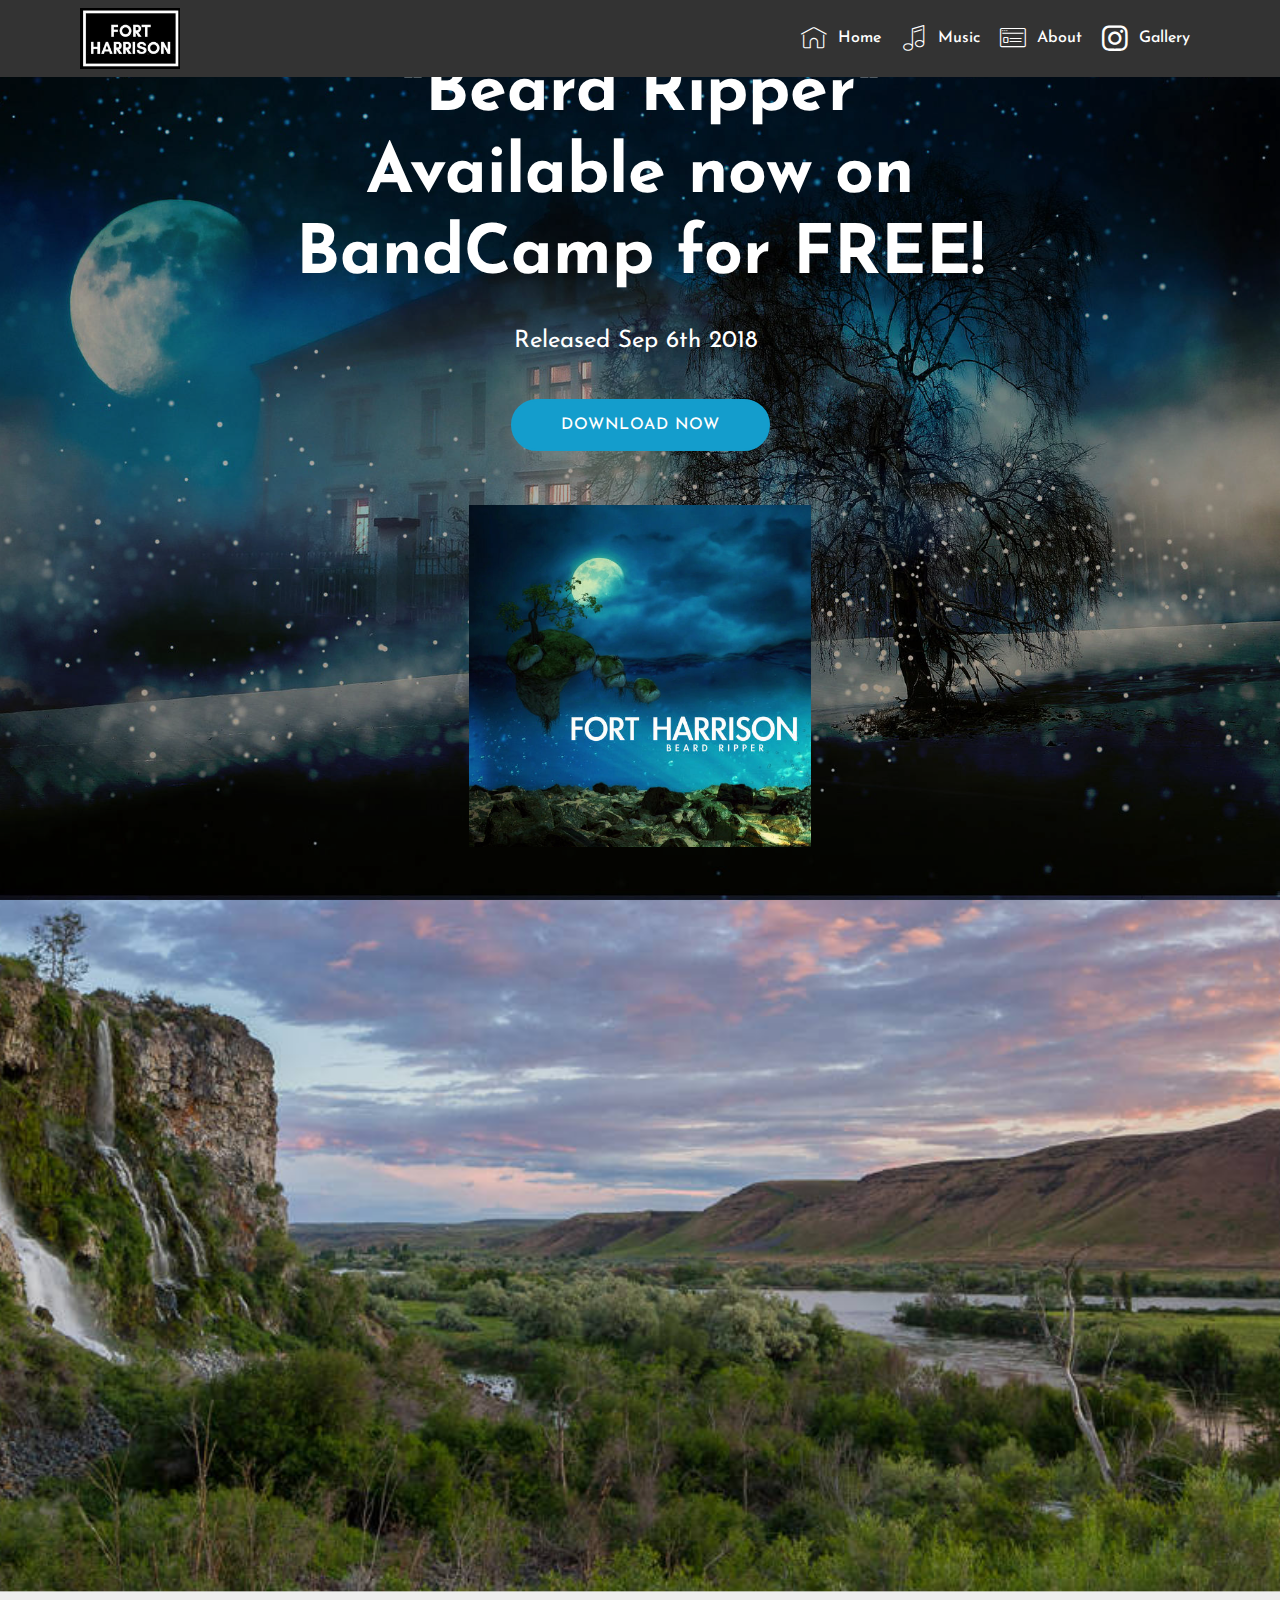
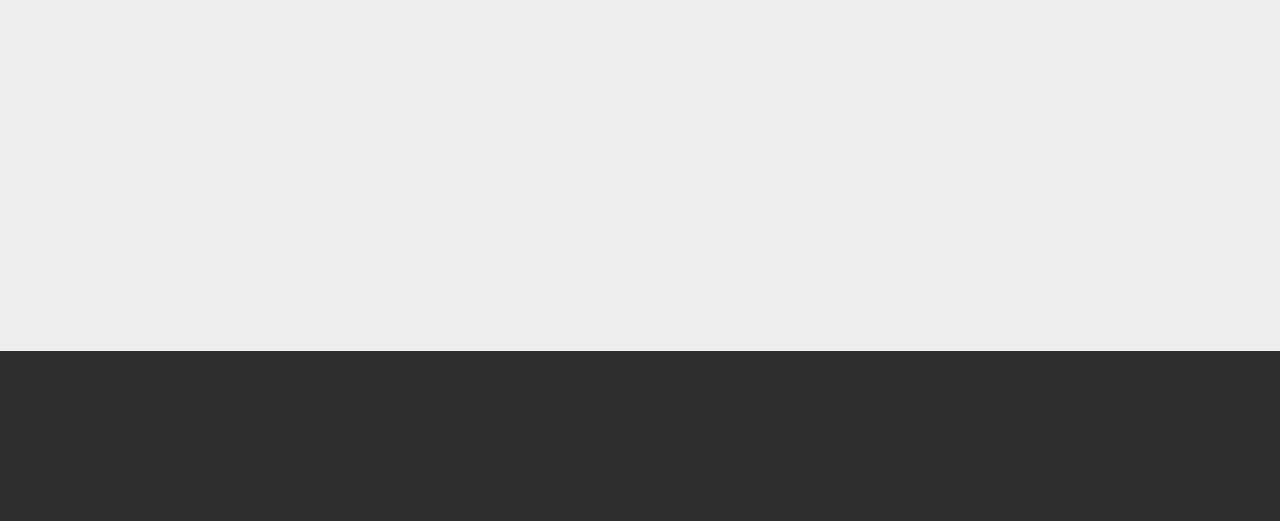
<file: index.html>
<!DOCTYPE html>
<html >
<head>
  <!-- Site made with Mobirise Website Builder v4.8.1, https://mobirise.com -->
  <meta charset="UTF-8">
  <meta http-equiv="X-UA-Compatible" content="IE=edge">
  <meta name="generator" content="Mobirise v4.8.1, mobirise.com">
  <meta name="viewport" content="width=device-width, initial-scale=1, minimum-scale=1">
  <link rel="shortcut icon" href="assets/images/fort-harrison-200x200.jpg" type="image/x-icon">
  <meta name="description" content="">
  <title>Home</title>
  <link rel="stylesheet" href="assets/web/assets/mobirise-icons/mobirise-icons.css">
  <link rel="stylesheet" href="assets/tether/tether.min.css">
  <link rel="stylesheet" href="assets/soundcloud-plugin/style.css">
  <link rel="stylesheet" href="assets/bootstrap/css/bootstrap.min.css">
  <link rel="stylesheet" href="assets/bootstrap/css/bootstrap-grid.min.css">
  <link rel="stylesheet" href="assets/bootstrap/css/bootstrap-reboot.min.css">
  <link rel="stylesheet" href="assets/socicon/css/styles.css">
  <link rel="stylesheet" href="assets/dropdown/css/style.css">
  <link rel="stylesheet" href="assets/animatecss/animate.min.css">
  <link rel="stylesheet" href="assets/theme/css/style.css">
  <link rel="stylesheet" href="assets/mobirise/css/mbr-additional.css" type="text/css">
  
  
  
</head>
<body>
  <section class="menu cid-r3aEJ0kNYk" once="menu" id="menu1-1">

    

    <nav class="navbar navbar-expand beta-menu navbar-dropdown align-items-center navbar-fixed-top navbar-toggleable-sm">
        <button class="navbar-toggler navbar-toggler-right" type="button" data-toggle="collapse" data-target="#navbarSupportedContent" aria-controls="navbarSupportedContent" aria-expanded="false" aria-label="Toggle navigation">
            <div class="hamburger">
                <span></span>
                <span></span>
                <span></span>
                <span></span>
            </div>
        </button>
        <div class="menu-logo">
            <div class="navbar-brand">
                <span class="navbar-logo">
                    <a href="index.html">
                         <img src="assets/images/fort-harrison-200x200.jpg" alt="Mobirise" title="" style="height: 3.8rem;">
                    </a>
                </span>
                
            </div>
        </div>
        <div class="collapse navbar-collapse" id="navbarSupportedContent">
            <ul class="navbar-nav nav-dropdown nav-right" data-app-modern-menu="true"><li class="nav-item">
                    <a class="nav-link link text-white display-4" href="index.html"><span class="mbri-home mbr-iconfont mbr-iconfont-btn"></span>
                        Home</a>
                </li><li class="nav-item"><a class="nav-link link text-white display-4" href="music.html"><span class="mbri-music mbr-iconfont mbr-iconfont-btn"></span>Music</a></li><li class="nav-item"><a class="nav-link link text-white display-4" href="about.html"><span class="mbri-sites mbr-iconfont mbr-iconfont-btn"></span>About</a></li><li class="nav-item"><a class="nav-link link text-white display-4" href="gallery.html"><span class="socicon socicon-instagram mbr-iconfont mbr-iconfont-btn"></span>Gallery</a></li></ul>
            
        </div>
    </nav>
</section>

<section class="engine"><a href="https://mobiri.se/s">free bootstrap theme</a></section><section class="header4 cid-r3aArYNw4N mbr-fullscreen" id="header4-0">

    

    <div class="mbr-overlay" style="opacity: 0.3; background-color: rgb(0, 0, 0);">
    </div>

    <div class="container">
        <div class="row justify-content-md-center">
            <div class="media-content col-md-10">
                <h1 class="mbr-section-title align-center mbr-white pb-3 mbr-bold mbr-fonts-style display-1">"Beard Ripper"<br>Available now on BandCamp for FREE!</h1>
                
                <div class="mbr-text align-center mbr-white pb-3">
                    <p class="mbr-text mbr-fonts-style display-5">Released Sep 6th 2018&nbsp;</p>
                </div>
                <div class="mbr-section-btn align-center"><a class="btn btn-md btn-primary display-4" href="https://fortharrison.bandcamp.com/">DOWNLOAD NOW</a></div>
            </div>
            <div class="mbr-figure pt-5">
                <a href="https://fortharrison.bandcamp.com/"><img src="assets/images/underwater-beard-ripper-570x570.jpg" alt="Mobirise" title="" style="width: 60%;"></a>
            </div>
        </div>
    </div>
</section>

<section class="header4 cid-r3jgmVoHRQ mbr-parallax-background" id="header4-9">

    

    

    <div class="container">
        <div class="row justify-content-md-center">
            <div class="media-content col-md-10">
                <h1 class="mbr-section-title align-center mbr-white pb-3 mbr-bold mbr-fonts-style display-1">FORT HARRISON
<div>live in Hagerman, ID</div></h1>
                
                <div class="mbr-text align-center mbr-white pb-3">
                    <p class="mbr-text mbr-fonts-style display-5">We're very excited to play Thousand Springs Festival of the Arts Saturday September 22nd - 2:30 - 3:30pm.
<br>
<br>Come enjoy the local art, live music, food and drinks!</p>
                </div>
                <div class="mbr-section-btn align-center"><a class="btn btn-md btn-primary display-4" href="http://www.thousandspringsfestival.org/">LEARN MORE</a></div>
            </div>
            <div class="mbr-figure pt-5">
                <img src="assets/images/visitsouthidaho.com-c8c5-thousand-springs-festival-of-the-arts-997x562.jpg" alt="Mobirise" title="" style="width: 60%;">
            </div>
        </div>
    </div>
</section>

<section once="" class="cid-r3aEPP8mxc" id="footer7-2">

    

    

    <div class="container">
        <div class="media-container-row align-center mbr-white">
            <div class="row row-links">
                <ul class="foot-menu">
                    
                    
                    
                    
                    
                <li class="foot-menu-item mbr-fonts-style display-7"><p><a href="index.html">Home</a></p></li><li class="foot-menu-item mbr-fonts-style display-7"><a href="music.html">Music</a></li><li class="foot-menu-item mbr-fonts-style display-7"><a href="about.html">About</a></li><li class="foot-menu-item mbr-fonts-style display-7"><a href="gallery.html">Gallery</a></li></ul>
            </div>
            <div class="row social-row">
                <div class="social-list align-right pb-2">
                    
                    
                    
                    
                    
                    
                <div class="soc-item">
                        <a href="http://fortharrison.bandcamp.com" target="_blank">
                            <span class="mbr-iconfont mbr-iconfont-social socicon-bandcamp socicon" style=""></span>
                        </a>
                    </div><div class="soc-item">
                        <a href="https://www.facebook.com/fortharrisonband" target="_blank">
                            <span class="mbr-iconfont mbr-iconfont-social socicon-facebook socicon"></span>
                        </a>
                    </div><div class="soc-item">
                        <a href="https://www.youtube.com/channel/UCp3WmTdFVeDjT-UK8IQ0v6Q" target="_blank">
                            <span class="mbr-iconfont mbr-iconfont-social socicon-youtube socicon"></span>
                        </a>
                    </div><div class="soc-item">
                        <a href="https://soundcloud.com/fortharrison" target="_blank">
                            <span class="mbr-iconfont mbr-iconfont-social socicon-soundcloud socicon"></span>
                        </a>
                    </div></div>
            </div>
            <div class="row row-copirayt">
                <p class="mbr-text mb-0 mbr-fonts-style mbr-white align-center display-7">display-7</p>
            </div>
        </div>
    </div>
</section>


  <script src="assets/web/assets/jquery/jquery.min.js"></script>
  <script src="assets/popper/popper.min.js"></script>
  <script src="assets/tether/tether.min.js"></script>
  <script src="assets/bootstrap/js/bootstrap.min.js"></script>
  <script src="assets/smoothscroll/smooth-scroll.js"></script>
  <script src="assets/viewportchecker/jquery.viewportchecker.js"></script>
  <script src="assets/parallax/jarallax.min.js"></script>
  <script src="assets/dropdown/js/script.min.js"></script>
  <script src="assets/touchswipe/jquery.touch-swipe.min.js"></script>
  <script src="assets/theme/js/script.js"></script>
  
  
  <input name="animation" type="hidden">
  </body>
</html>
</file>
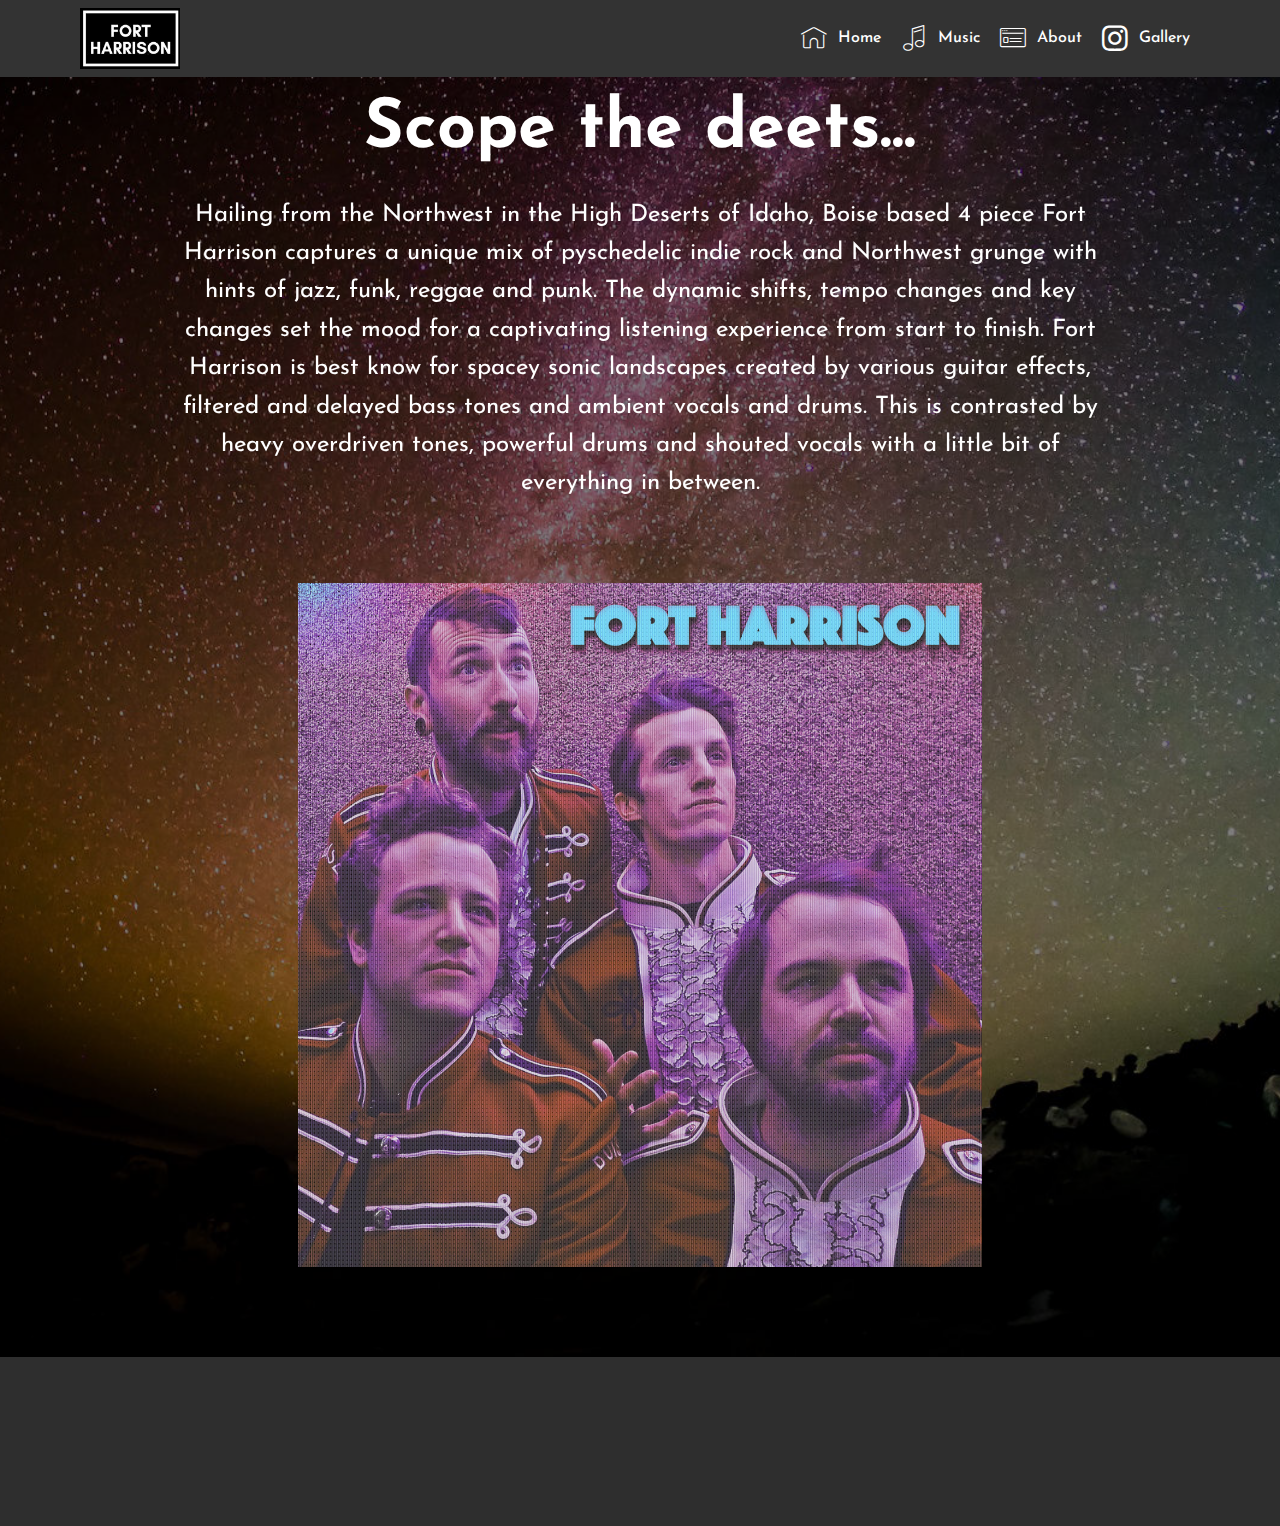
<file: about.html>
<!DOCTYPE html>
<html >
<head>
  <!-- Site made with Mobirise Website Builder v4.8.1, https://mobirise.com -->
  <meta charset="UTF-8">
  <meta http-equiv="X-UA-Compatible" content="IE=edge">
  <meta name="generator" content="Mobirise v4.8.1, mobirise.com">
  <meta name="viewport" content="width=device-width, initial-scale=1, minimum-scale=1">
  <link rel="shortcut icon" href="assets/images/fort-harrison-200x200.jpg" type="image/x-icon">
  <meta name="description" content="Site Generator Description">
  <title>About</title>
  <link rel="stylesheet" href="assets/web/assets/mobirise-icons/mobirise-icons.css">
  <link rel="stylesheet" href="assets/tether/tether.min.css">
  <link rel="stylesheet" href="assets/soundcloud-plugin/style.css">
  <link rel="stylesheet" href="assets/bootstrap/css/bootstrap.min.css">
  <link rel="stylesheet" href="assets/bootstrap/css/bootstrap-grid.min.css">
  <link rel="stylesheet" href="assets/bootstrap/css/bootstrap-reboot.min.css">
  <link rel="stylesheet" href="assets/socicon/css/styles.css">
  <link rel="stylesheet" href="assets/animatecss/animate.min.css">
  <link rel="stylesheet" href="assets/dropdown/css/style.css">
  <link rel="stylesheet" href="assets/theme/css/style.css">
  <link rel="stylesheet" href="assets/mobirise/css/mbr-additional.css" type="text/css">
  
  
  
</head>
<body>
  <section class="menu cid-r3aEJ0kNYk" once="menu" id="menu1-c">

    

    <nav class="navbar navbar-expand beta-menu navbar-dropdown align-items-center navbar-fixed-top navbar-toggleable-sm">
        <button class="navbar-toggler navbar-toggler-right" type="button" data-toggle="collapse" data-target="#navbarSupportedContent" aria-controls="navbarSupportedContent" aria-expanded="false" aria-label="Toggle navigation">
            <div class="hamburger">
                <span></span>
                <span></span>
                <span></span>
                <span></span>
            </div>
        </button>
        <div class="menu-logo">
            <div class="navbar-brand">
                <span class="navbar-logo">
                    <a href="index.html">
                         <img src="assets/images/fort-harrison-200x200.jpg" alt="Mobirise" title="" style="height: 3.8rem;">
                    </a>
                </span>
                
            </div>
        </div>
        <div class="collapse navbar-collapse" id="navbarSupportedContent">
            <ul class="navbar-nav nav-dropdown nav-right" data-app-modern-menu="true"><li class="nav-item">
                    <a class="nav-link link text-white display-4" href="index.html"><span class="mbri-home mbr-iconfont mbr-iconfont-btn"></span>
                        Home</a>
                </li><li class="nav-item"><a class="nav-link link text-white display-4" href="music.html"><span class="mbri-music mbr-iconfont mbr-iconfont-btn"></span>Music</a></li><li class="nav-item"><a class="nav-link link text-white display-4" href="about.html"><span class="mbri-sites mbr-iconfont mbr-iconfont-btn"></span>About</a></li><li class="nav-item"><a class="nav-link link text-white display-4" href="gallery.html"><span class="socicon socicon-instagram mbr-iconfont mbr-iconfont-btn"></span>Gallery</a></li></ul>
            
        </div>
    </nav>
</section>

<section class="engine"><a href="https://mobiri.se/d">site maker</a></section><section class="header4 cid-r3jkp8hDJE mbr-parallax-background" id="header4-e">

    

    <div class="mbr-overlay" style="opacity: 0.5; background-color: rgb(0, 0, 0);">
    </div>

    <div class="container">
        <div class="row justify-content-md-center">
            <div class="media-content col-md-10">
                <h1 class="mbr-section-title align-center mbr-white pb-3 mbr-bold mbr-fonts-style display-1">Scope the deets...</h1>
                
                <div class="mbr-text align-center mbr-white pb-3">
                    <p class="mbr-text mbr-fonts-style display-5">
                        Hailing from the Northwest in the High Deserts of Idaho, Boise based 4 piece Fort Harrison captures a unique mix of pyschedelic indie rock and Northwest grunge with hints of jazz, funk, reggae and punk. The dynamic shifts, tempo changes and key changes set the mood for a captivating listening experience from start to finish. Fort Harrison is best know for spacey sonic landscapes created by various guitar effects, filtered and delayed bass tones and ambient vocals and drums. This is contrasted by heavy overdriven tones, powerful drums and shouted vocals with a little bit of everything in between.
                    </p>
                </div>
                
            </div>
            <div class="mbr-figure pt-5">
                <img src="assets/images/faded-fh-1368x1368.jpg" alt="Mobirise" title="" style="width: 60%;">
            </div>
        </div>
    </div>
</section>

<section once="" class="cid-r3jvejAIii" id="footer7-m">

    

    

    <div class="container">
        <div class="media-container-row align-center mbr-white">
            <div class="row row-links">
                <ul class="foot-menu">
                    
                    
                    
                    
                    
                <li class="foot-menu-item mbr-fonts-style display-7"><p><a href="index.html">Home</a></p></li><li class="foot-menu-item mbr-fonts-style display-7"><a href="music.html">Music</a></li><li class="foot-menu-item mbr-fonts-style display-7"><a href="about.html">About</a></li><li class="foot-menu-item mbr-fonts-style display-7"><a href="gallery.html">Gallery</a></li></ul>
            </div>
            <div class="row social-row">
                <div class="social-list align-right pb-2">
                    
                    
                    
                    
                    
                    
                <div class="soc-item">
                        <a href="http://fortharrison.bandcamp.com" target="_blank">
                            <span class="mbr-iconfont mbr-iconfont-social socicon-bandcamp socicon" style=""></span>
                        </a>
                    </div><div class="soc-item">
                        <a href="https://www.facebook.com/fortharrisonband" target="_blank">
                            <span class="mbr-iconfont mbr-iconfont-social socicon-facebook socicon"></span>
                        </a>
                    </div><div class="soc-item">
                        <a href="https://www.youtube.com/channel/UCp3WmTdFVeDjT-UK8IQ0v6Q" target="_blank">
                            <span class="mbr-iconfont mbr-iconfont-social socicon-youtube socicon"></span>
                        </a>
                    </div><div class="soc-item">
                        <a href="https://soundcloud.com/fortharrison" target="_blank">
                            <span class="mbr-iconfont mbr-iconfont-social socicon-soundcloud socicon"></span>
                        </a>
                    </div></div>
            </div>
            <div class="row row-copirayt">
                <p class="mbr-text mb-0 mbr-fonts-style mbr-white align-center display-7">display-7</p>
            </div>
        </div>
    </div>
</section>


  <script src="assets/web/assets/jquery/jquery.min.js"></script>
  <script src="assets/popper/popper.min.js"></script>
  <script src="assets/tether/tether.min.js"></script>
  <script src="assets/bootstrap/js/bootstrap.min.js"></script>
  <script src="assets/smoothscroll/smooth-scroll.js"></script>
  <script src="assets/viewportchecker/jquery.viewportchecker.js"></script>
  <script src="assets/dropdown/js/script.min.js"></script>
  <script src="assets/touchswipe/jquery.touch-swipe.min.js"></script>
  <script src="assets/parallax/jarallax.min.js"></script>
  <script src="assets/theme/js/script.js"></script>
  
  
  <input name="animation" type="hidden">
  </body>
</html>
</file>
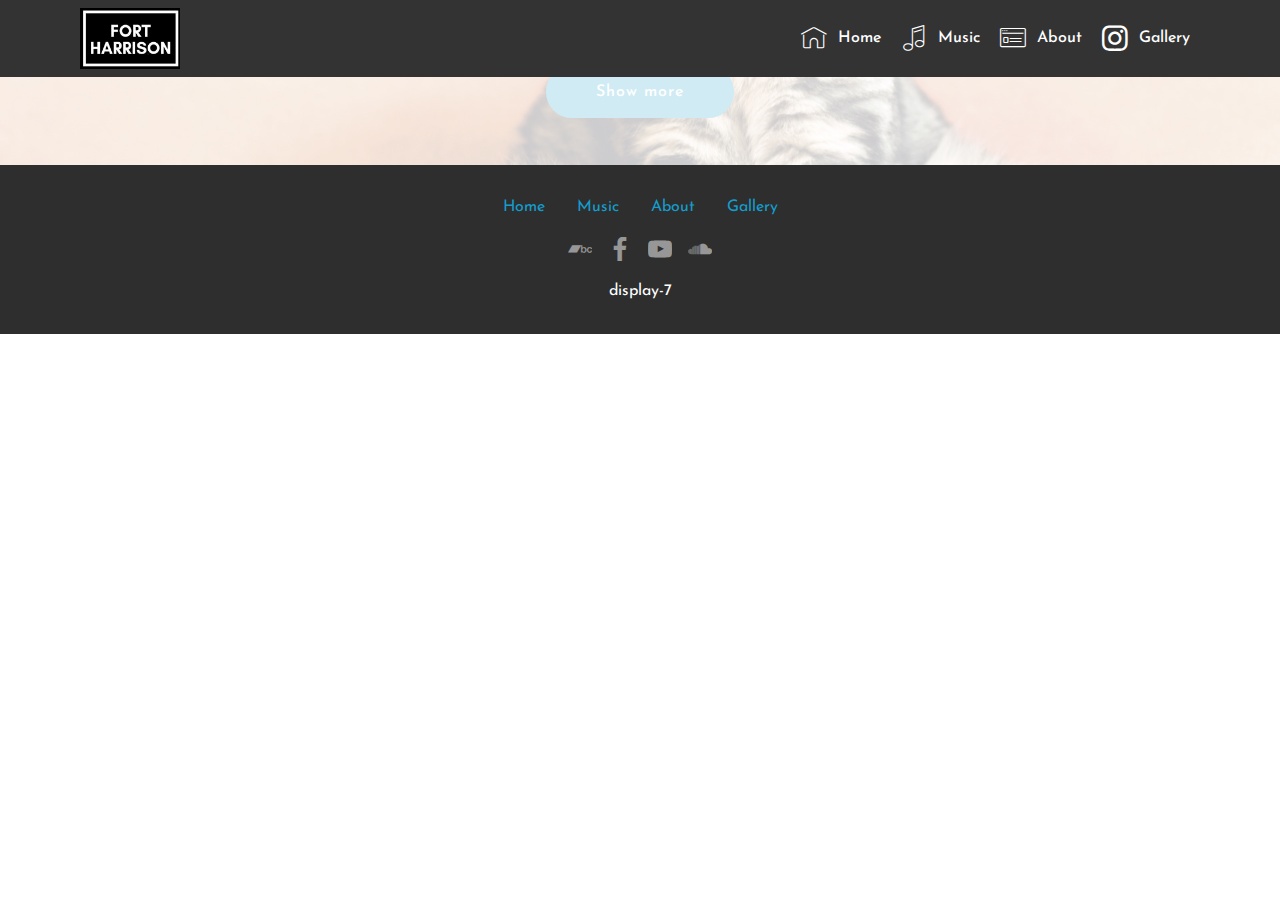
<file: gallery.html>
<!DOCTYPE html>
<html >
<head>
  <!-- Site made with Mobirise Website Builder v4.8.1, https://mobirise.com -->
  <meta charset="UTF-8">
  <meta http-equiv="X-UA-Compatible" content="IE=edge">
  <meta name="generator" content="Mobirise v4.8.1, mobirise.com">
  <meta name="viewport" content="width=device-width, initial-scale=1, minimum-scale=1">
  <link rel="shortcut icon" href="assets/images/fort-harrison-200x200.jpg" type="image/x-icon">
  <meta name="description" content="Web Page Generator Description">
  <title>Gallery</title>
  <link rel="stylesheet" href="assets/web/assets/mobirise-icons/mobirise-icons.css">
  <link rel="stylesheet" href="assets/tether/tether.min.css">
  <link rel="stylesheet" href="assets/soundcloud-plugin/style.css">
  <link rel="stylesheet" href="assets/bootstrap/css/bootstrap.min.css">
  <link rel="stylesheet" href="assets/bootstrap/css/bootstrap-grid.min.css">
  <link rel="stylesheet" href="assets/bootstrap/css/bootstrap-reboot.min.css">
  <link rel="stylesheet" href="assets/socicon/css/styles.css">
  <link rel="stylesheet" href="assets/animatecss/animate.min.css">
  <link rel="stylesheet" href="assets/dropdown/css/style.css">
  <link rel="stylesheet" href="assets/style.css">
  <link rel="stylesheet" href="assets/slick.css">
  <link rel="stylesheet" href="assets/theme/css/style.css">
  <link rel="stylesheet" href="assets/mobirise/css/mbr-additional.css" type="text/css">
  
  
  
</head>
<body>
  <section class="menu cid-r3aEJ0kNYk" once="menu" id="menu1-6">

    

    <nav class="navbar navbar-expand beta-menu navbar-dropdown align-items-center navbar-fixed-top navbar-toggleable-sm">
        <button class="navbar-toggler navbar-toggler-right" type="button" data-toggle="collapse" data-target="#navbarSupportedContent" aria-controls="navbarSupportedContent" aria-expanded="false" aria-label="Toggle navigation">
            <div class="hamburger">
                <span></span>
                <span></span>
                <span></span>
                <span></span>
            </div>
        </button>
        <div class="menu-logo">
            <div class="navbar-brand">
                <span class="navbar-logo">
                    <a href="index.html">
                         <img src="assets/images/fort-harrison-200x200.jpg" alt="Mobirise" title="" style="height: 3.8rem;">
                    </a>
                </span>
                
            </div>
        </div>
        <div class="collapse navbar-collapse" id="navbarSupportedContent">
            <ul class="navbar-nav nav-dropdown nav-right" data-app-modern-menu="true"><li class="nav-item">
                    <a class="nav-link link text-white display-4" href="index.html"><span class="mbri-home mbr-iconfont mbr-iconfont-btn"></span>
                        Home</a>
                </li><li class="nav-item"><a class="nav-link link text-white display-4" href="music.html"><span class="mbri-music mbr-iconfont mbr-iconfont-btn"></span>Music</a></li><li class="nav-item"><a class="nav-link link text-white display-4" href="about.html"><span class="mbri-sites mbr-iconfont mbr-iconfont-btn"></span>About</a></li><li class="nav-item"><a class="nav-link link text-white display-4" href="gallery.html"><span class="socicon socicon-instagram mbr-iconfont mbr-iconfont-btn"></span>Gallery</a></li></ul>
            
        </div>
    </nav>
</section>

<section class="engine"><a href="https://mobiri.se/v">free html templates</a></section><section class="mbr-instagram-feed" data-rows="2" data-per-row-slider="" data-spacing="14" data-full-width="true" data-token="1093245496.727bfe1.46aaae9ba2ba48fda02f3c4ce05ffeb6" data-per-row-grid="3" id="instagram-feed-block-8" data-rv-view="106" style="background-image: url(assets/images/mbr-2-1920x1280.jpg); padding-top: 40px; padding-bottom: 40px;">
    
    <div class="container container_toggle">
        <div class="row">
            <div class="col">
                <div class="inst">
                    
                    <div class="inst__content"></div>
                    <div class="inst__more mbr-section-btn align-center" buttons="0"><a class="btn btn-md btn-primary display-4" href="#">Show more</a></div>
                </div>
            </div>
        </div>
    </div>
</section>

<section once="" class="cid-r3jvlgCsf7" id="footer7-o">

    

    

    <div class="container">
        <div class="media-container-row align-center mbr-white">
            <div class="row row-links">
                <ul class="foot-menu">
                    
                    
                    
                    
                    
                <li class="foot-menu-item mbr-fonts-style display-7"><p><a href="index.html">Home</a></p></li><li class="foot-menu-item mbr-fonts-style display-7"><a href="music.html">Music</a></li><li class="foot-menu-item mbr-fonts-style display-7"><a href="about.html">About</a></li><li class="foot-menu-item mbr-fonts-style display-7"><a href="gallery.html">Gallery</a></li></ul>
            </div>
            <div class="row social-row">
                <div class="social-list align-right pb-2">
                    
                    
                    
                    
                    
                    
                <div class="soc-item">
                        <a href="http://fortharrison.bandcamp.com" target="_blank">
                            <span class="mbr-iconfont mbr-iconfont-social socicon-bandcamp socicon" style=""></span>
                        </a>
                    </div><div class="soc-item">
                        <a href="https://www.facebook.com/fortharrisonband" target="_blank">
                            <span class="mbr-iconfont mbr-iconfont-social socicon-facebook socicon"></span>
                        </a>
                    </div><div class="soc-item">
                        <a href="https://www.youtube.com/channel/UCp3WmTdFVeDjT-UK8IQ0v6Q" target="_blank">
                            <span class="mbr-iconfont mbr-iconfont-social socicon-youtube socicon"></span>
                        </a>
                    </div><div class="soc-item">
                        <a href="https://soundcloud.com/fortharrison" target="_blank">
                            <span class="mbr-iconfont mbr-iconfont-social socicon-soundcloud socicon"></span>
                        </a>
                    </div></div>
            </div>
            <div class="row row-copirayt">
                <p class="mbr-text mb-0 mbr-fonts-style mbr-white align-center display-7">display-7</p>
            </div>
        </div>
    </div>
</section>


  <script src="assets/web/assets/jquery/jquery.min.js"></script>
  <script src="assets/popper/popper.min.js"></script>
  <script src="assets/tether/tether.min.js"></script>
  <script src="assets/bootstrap/js/bootstrap.min.js"></script>
  <script src="assets/touchswipe/jquery.touch-swipe.min.js"></script>
  <script src="assets/smoothscroll/smooth-scroll.js"></script>
  <script src="assets/viewportchecker/jquery.viewportchecker.js"></script>
  <script src="assets/dropdown/js/script.min.js"></script>
  <script src="assets/index.js"></script>
  <script src="assets/slick.min.js"></script>
  <script src="assets/theme/js/script.js"></script>
  
  
  <input name="animation" type="hidden">
  </body>
</html>
</file>
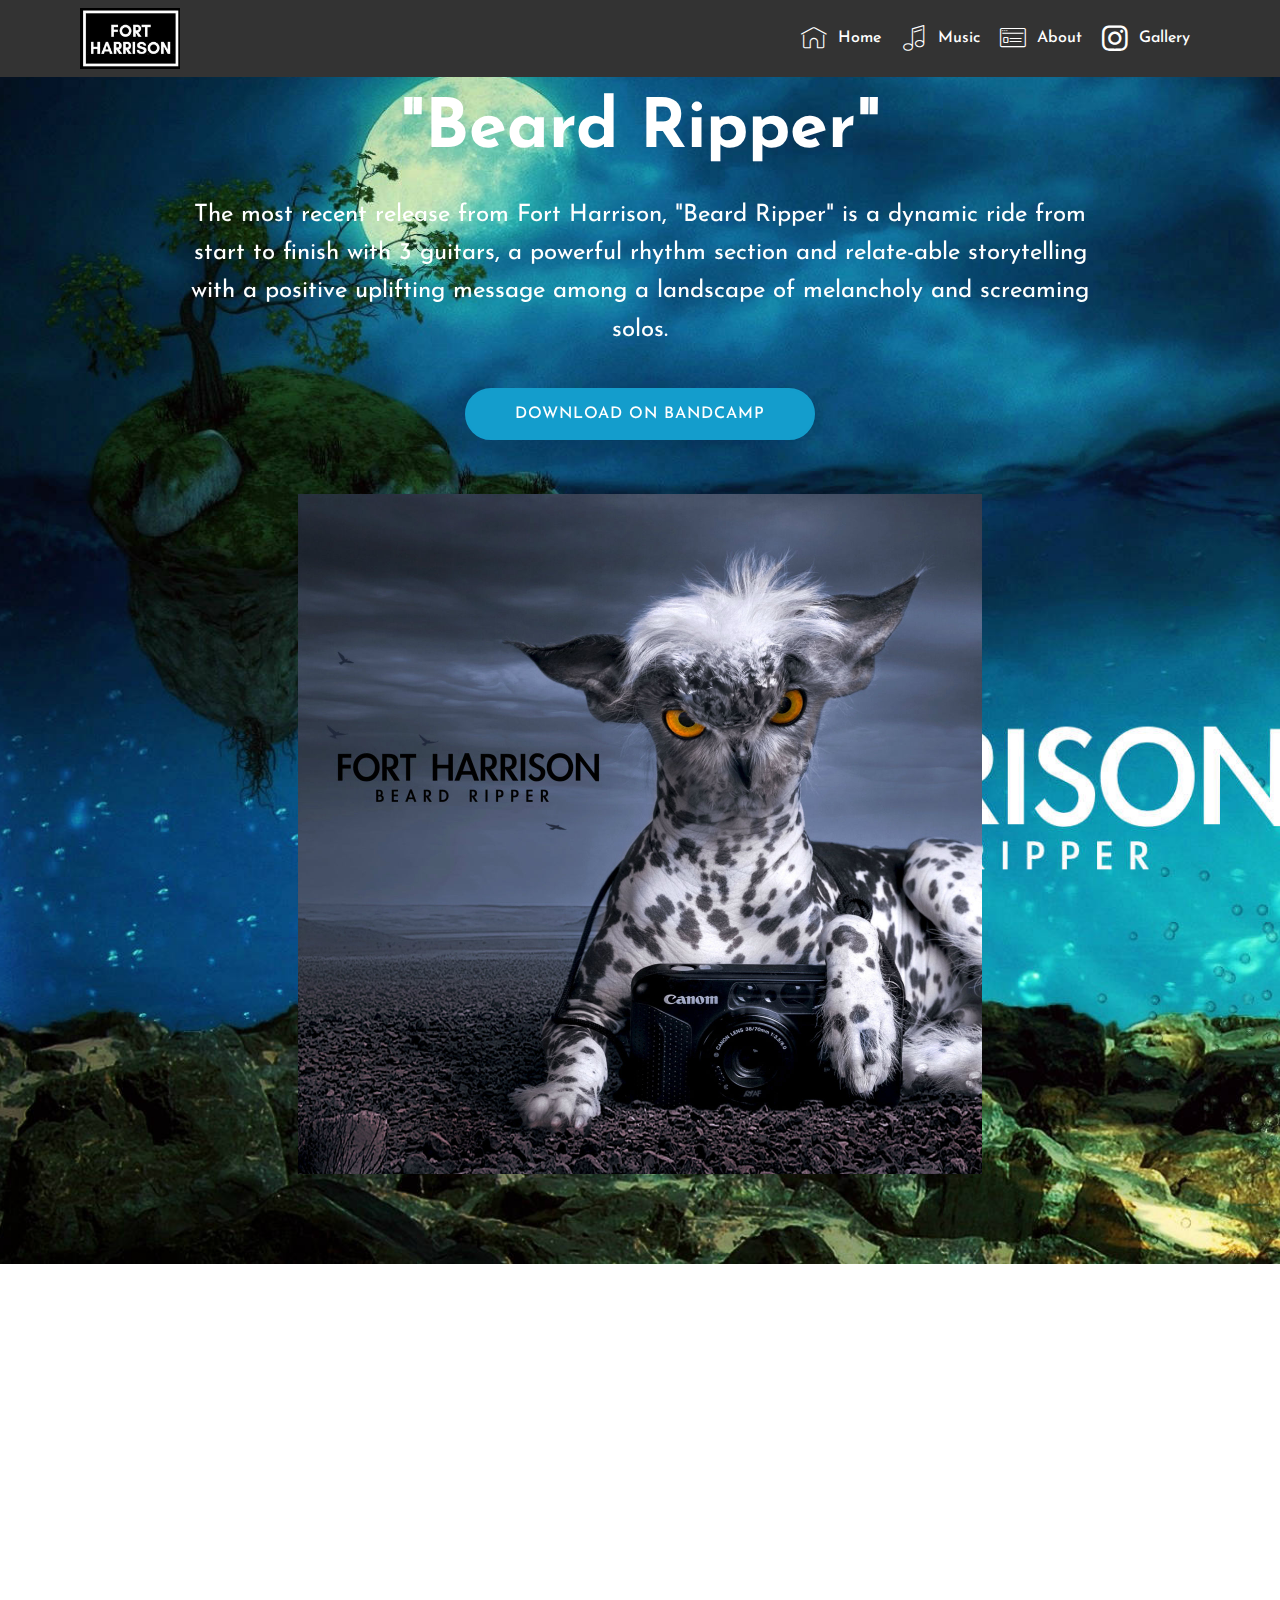
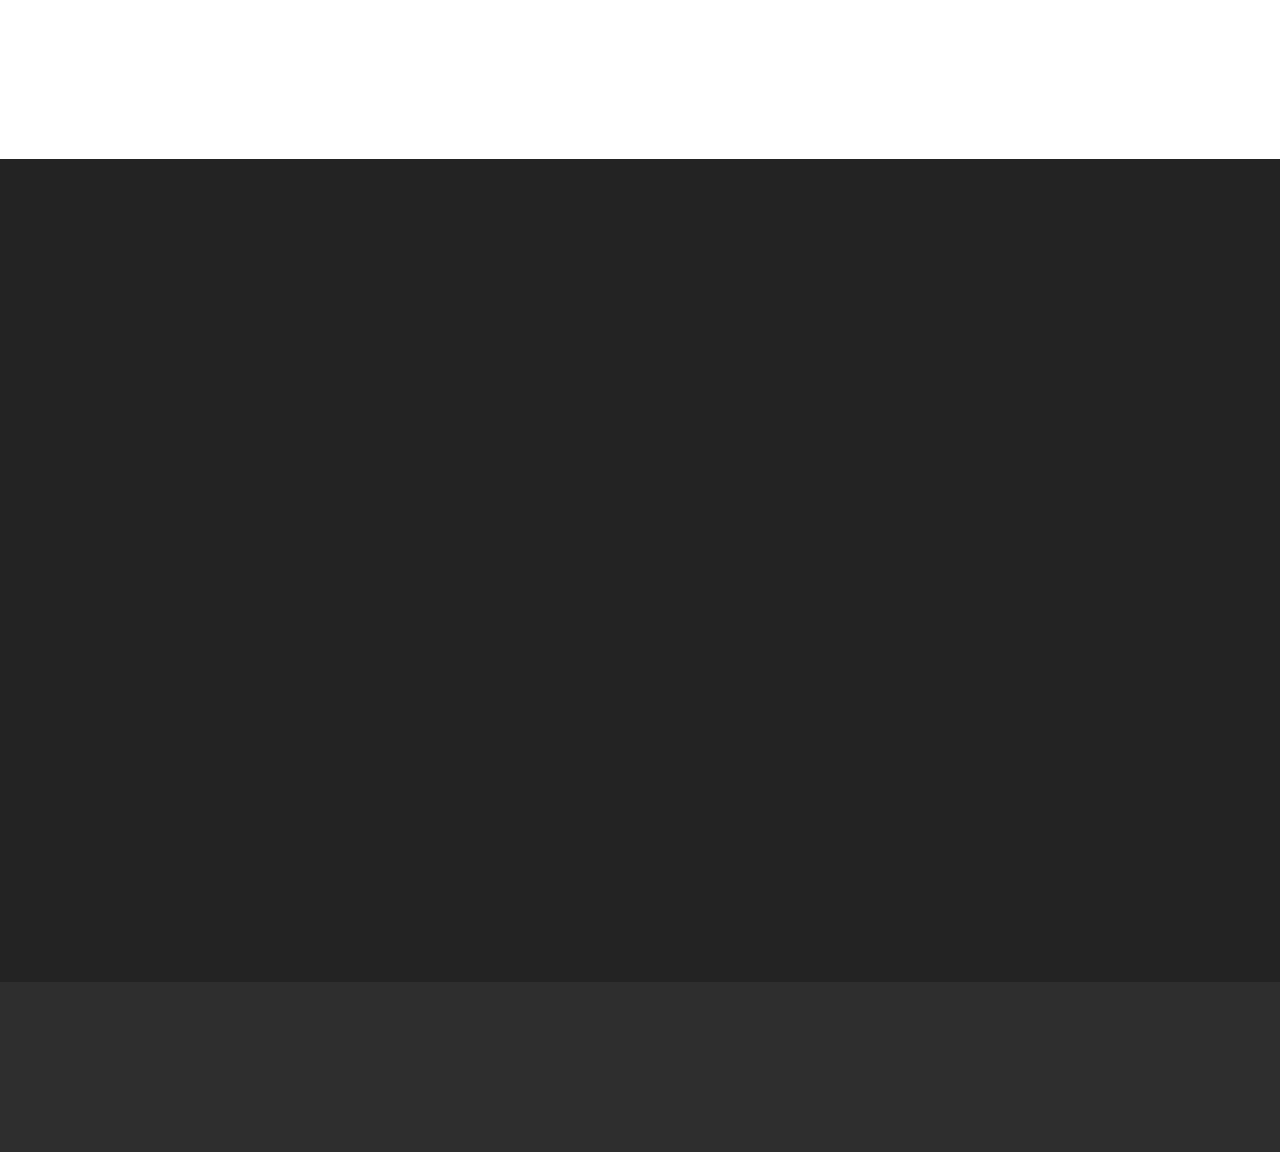
<file: music.html>
<!DOCTYPE html>
<html >
<head>
  <!-- Site made with Mobirise Website Builder v4.8.1, https://mobirise.com -->
  <meta charset="UTF-8">
  <meta http-equiv="X-UA-Compatible" content="IE=edge">
  <meta name="generator" content="Mobirise v4.8.1, mobirise.com">
  <meta name="viewport" content="width=device-width, initial-scale=1, minimum-scale=1">
  <link rel="shortcut icon" href="assets/images/fort-harrison-200x200.jpg" type="image/x-icon">
  <meta name="description" content="Website Creator Description">
  <title>Music</title>
  <link rel="stylesheet" href="assets/web/assets/mobirise-icons/mobirise-icons.css">
  <link rel="stylesheet" href="assets/tether/tether.min.css">
  <link rel="stylesheet" href="assets/soundcloud-plugin/style.css">
  <link rel="stylesheet" href="assets/bootstrap/css/bootstrap.min.css">
  <link rel="stylesheet" href="assets/bootstrap/css/bootstrap-grid.min.css">
  <link rel="stylesheet" href="assets/bootstrap/css/bootstrap-reboot.min.css">
  <link rel="stylesheet" href="assets/socicon/css/styles.css">
  <link rel="stylesheet" href="assets/animatecss/animate.min.css">
  <link rel="stylesheet" href="assets/dropdown/css/style.css">
  <link rel="stylesheet" href="assets/theme/css/style.css">
  <link rel="stylesheet" href="assets/mobirise/css/mbr-additional.css" type="text/css">
  
  
  
</head>
<body>
  <section class="menu cid-r3aEJ0kNYk" once="menu" id="menu1-a">

    

    <nav class="navbar navbar-expand beta-menu navbar-dropdown align-items-center navbar-fixed-top navbar-toggleable-sm">
        <button class="navbar-toggler navbar-toggler-right" type="button" data-toggle="collapse" data-target="#navbarSupportedContent" aria-controls="navbarSupportedContent" aria-expanded="false" aria-label="Toggle navigation">
            <div class="hamburger">
                <span></span>
                <span></span>
                <span></span>
                <span></span>
            </div>
        </button>
        <div class="menu-logo">
            <div class="navbar-brand">
                <span class="navbar-logo">
                    <a href="index.html">
                         <img src="assets/images/fort-harrison-200x200.jpg" alt="Mobirise" title="" style="height: 3.8rem;">
                    </a>
                </span>
                
            </div>
        </div>
        <div class="collapse navbar-collapse" id="navbarSupportedContent">
            <ul class="navbar-nav nav-dropdown nav-right" data-app-modern-menu="true"><li class="nav-item">
                    <a class="nav-link link text-white display-4" href="index.html"><span class="mbri-home mbr-iconfont mbr-iconfont-btn"></span>
                        Home</a>
                </li><li class="nav-item"><a class="nav-link link text-white display-4" href="music.html"><span class="mbri-music mbr-iconfont mbr-iconfont-btn"></span>Music</a></li><li class="nav-item"><a class="nav-link link text-white display-4" href="about.html"><span class="mbri-sites mbr-iconfont mbr-iconfont-btn"></span>About</a></li><li class="nav-item"><a class="nav-link link text-white display-4" href="gallery.html"><span class="socicon socicon-instagram mbr-iconfont mbr-iconfont-btn"></span>Gallery</a></li></ul>
            
        </div>
    </nav>
</section>

<section class="engine"><a href="https://mobiri.se/g">build your own website for free</a></section><section class="header4 cid-r3js9e3lrl mbr-parallax-background" id="header4-k">

    

    

    <div class="container">
        <div class="row justify-content-md-center">
            <div class="media-content col-md-10">
                <h1 class="mbr-section-title align-center mbr-white pb-3 mbr-bold mbr-fonts-style display-1">"Beard Ripper"</h1>
                
                <div class="mbr-text align-center mbr-white pb-3">
                    <p class="mbr-text mbr-fonts-style display-5">
                        The most recent release from Fort Harrison, "Beard Ripper" is a dynamic ride from start to finish with 3 guitars, a powerful rhythm section and relate-able storytelling with a positive uplifting message among a landscape of melancholy and screaming solos.
                    </p>
                </div>
                <div class="mbr-section-btn align-center"><a class="btn btn-md btn-primary display-4" href="https://mobirise.com">DOWNLOAD ON BANDCAMP</a></div>
            </div>
            <div class="mbr-figure pt-5">
                <img src="assets/images/wtf-beard-ripper-1368x1360.jpg" alt="Mobirise" title="" style="width: 60%;">
            </div>
        </div>
    </div>
</section>

<section class="mbr-gallery mbr-section mbr-section--no-padding mbr-soundcloud-container" id="soundcloud2-h" data-rv-view="52" style="background-color: rgb(255, 255, 255); padding-top: 6rem; padding-bottom: 0rem;">
    <!-- Gallery -->
    <div class="mbr-section__container mbr-gallery-layout-article addons-container addons-row">
            <div class=" addons-container-inner">
                <figure class="mbr-figure mbr-figure--wysiwyg mbr-figure--full-width mbr-figure--caption-outside-bottom">
                    <iframe class="mbr-embedded-video" frameborder="0" allowfullscreen="" src="https://w.soundcloud.com/player/?url=http%3A%2F%2Fapi.soundcloud.com%2Fplaylists%2F600749136&amp;amp;auto_play=true&amp;amp;hide_related=false&amp;amp;show_comments=true&amp;amp;show_user=true&amp;amp;show_reposts=false&amp;amp;visual=true"></iframe>
                </figure>
            </div>
        <div class="clearfix"></div>
    </div>
</section>

<section class="mbr-gallery mbr-section mbr-section--no-padding mbr-soundcloud-container" id="soundcloud2-i" data-rv-view="54" style="background-color: rgb(35, 35, 35); padding-top: 1.5rem; padding-bottom: 0rem;">
    <!-- Gallery -->
    <div class="mbr-section__container mbr-gallery-layout-article addons-container addons-row">
            <div class=" addons-container-inner">
                <figure class="mbr-figure mbr-figure--wysiwyg mbr-figure--full-width mbr-figure--caption-outside-bottom">
                    <iframe class="mbr-embedded-video" frameborder="0" allowfullscreen="" src="https://w.soundcloud.com/player/?url=http%3A%2F%2Fapi.soundcloud.com%2Fplaylists%2F402254672&amp;amp;auto_play=false&amp;amp;hide_related=false&amp;amp;show_comments=true&amp;amp;show_user=true&amp;amp;show_reposts=false&amp;amp;visual=true"></iframe>
                </figure>
            </div>
        <div class="clearfix"></div>
    </div>
</section>

<section class="mbr-gallery mbr-section mbr-section--no-padding mbr-soundcloud-container" id="soundcloud2-j" data-rv-view="56" style="background-color: rgb(35, 35, 35); padding-top: 0rem; padding-bottom: 0rem;">
    <!-- Gallery -->
    <div class="mbr-section__container mbr-gallery-layout-article addons-container addons-row">
            <div class=" addons-container-inner">
                <figure class="mbr-figure mbr-figure--wysiwyg mbr-figure--full-width mbr-figure--caption-outside-bottom">
                    <iframe class="mbr-embedded-video" frameborder="0" allowfullscreen="" src="https://w.soundcloud.com/player/?url=http%3A%2F%2Fapi.soundcloud.com%2Fplaylists%2F600751365&amp;amp;auto_play=false&amp;amp;hide_related=false&amp;amp;show_comments=true&amp;amp;show_user=true&amp;amp;show_reposts=false&amp;amp;visual=true"></iframe>
                </figure>
            </div>
        <div class="clearfix"></div>
    </div>
</section>

<section once="" class="cid-r3jvhfNzeK" id="footer7-n">

    

    

    <div class="container">
        <div class="media-container-row align-center mbr-white">
            <div class="row row-links">
                <ul class="foot-menu">
                    
                    
                    
                    
                    
                <li class="foot-menu-item mbr-fonts-style display-7"><p><a href="index.html">Home</a></p></li><li class="foot-menu-item mbr-fonts-style display-7"><a href="music.html">Music</a></li><li class="foot-menu-item mbr-fonts-style display-7"><a href="about.html">About</a></li><li class="foot-menu-item mbr-fonts-style display-7"><a href="gallery.html">Gallery</a></li></ul>
            </div>
            <div class="row social-row">
                <div class="social-list align-right pb-2">
                    
                    
                    
                    
                    
                    
                <div class="soc-item">
                        <a href="http://fortharrison.bandcamp.com" target="_blank">
                            <span class="mbr-iconfont mbr-iconfont-social socicon-bandcamp socicon" style=""></span>
                        </a>
                    </div><div class="soc-item">
                        <a href="https://www.facebook.com/fortharrisonband" target="_blank">
                            <span class="mbr-iconfont mbr-iconfont-social socicon-facebook socicon"></span>
                        </a>
                    </div><div class="soc-item">
                        <a href="https://www.youtube.com/channel/UCp3WmTdFVeDjT-UK8IQ0v6Q" target="_blank">
                            <span class="mbr-iconfont mbr-iconfont-social socicon-youtube socicon"></span>
                        </a>
                    </div><div class="soc-item">
                        <a href="https://soundcloud.com/fortharrison" target="_blank">
                            <span class="mbr-iconfont mbr-iconfont-social socicon-soundcloud socicon"></span>
                        </a>
                    </div></div>
            </div>
            <div class="row row-copirayt">
                <p class="mbr-text mb-0 mbr-fonts-style mbr-white align-center display-7">display-7</p>
            </div>
        </div>
    </div>
</section>


  <script src="assets/web/assets/jquery/jquery.min.js"></script>
  <script src="assets/popper/popper.min.js"></script>
  <script src="assets/tether/tether.min.js"></script>
  <script src="assets/bootstrap/js/bootstrap.min.js"></script>
  <script src="assets/smoothscroll/smooth-scroll.js"></script>
  <script src="assets/viewportchecker/jquery.viewportchecker.js"></script>
  <script src="assets/dropdown/js/script.min.js"></script>
  <script src="assets/touchswipe/jquery.touch-swipe.min.js"></script>
  <script src="assets/parallax/jarallax.min.js"></script>
  <script src="assets/theme/js/script.js"></script>
  
  
  <input name="animation" type="hidden">
  </body>
</html>
</file>
<file: assets/web/assets/mobirise-icons/mobirise-icons.css>
@font-face {
  font-family: 'MobiriseIcons';
  src:  url('mobirise-icons.eot?spat4u');
  src:  url('mobirise-icons.eot?spat4u#iefix') format('embedded-opentype'),
    url('mobirise-icons.ttf?spat4u') format('truetype'),
    url('mobirise-icons.woff?spat4u') format('woff'),
    url('mobirise-icons.svg?spat4u#MobiriseIcons') format('svg');
  font-weight: normal;
  font-style: normal;
}

[class^="mbri-"], [class*=" mbri-"] {
  /* use !important to prevent issues with browser extensions that change fonts */
  font-family: MobiriseIcons !important;
  speak: none;
  font-style: normal;
  font-weight: normal;
  font-variant: normal;
  text-transform: none;
  line-height: 1;

  /* Better Font Rendering =========== */
  -webkit-font-smoothing: antialiased;
  -moz-osx-font-smoothing: grayscale;
}

.mbri-add-submenu:before {
  content: "\e900";
}
.mbri-alert:before {
  content: "\e901";
}
.mbri-align-center:before {
  content: "\e902";
}
.mbri-align-justify:before {
  content: "\e903";
}
.mbri-align-left:before {
  content: "\e904";
}
.mbri-align-right:before {
  content: "\e905";
}
.mbri-android:before {
  content: "\e906";
}
.mbri-apple:before {
  content: "\e907";
}
.mbri-arrow-down:before {
  content: "\e908";
}
.mbri-arrow-next:before {
  content: "\e909";
}
.mbri-arrow-prev:before {
  content: "\e90a";
}
.mbri-arrow-up:before {
  content: "\e90b";
}
.mbri-bold:before {
  content: "\e90c";
}
.mbri-bookmark:before {
  content: "\e90d";
}
.mbri-bootstrap:before {
  content: "\e90e";
}
.mbri-briefcase:before {
  content: "\e90f";
}
.mbri-browse:before {
  content: "\e910";
}
.mbri-bulleted-list:before {
  content: "\e911";
}
.mbri-calendar:before {
  content: "\e912";
}
.mbri-camera:before {
  content: "\e913";
}
.mbri-cart-add:before {
  content: "\e914";
}
.mbri-cart-full:before {
  content: "\e915";
}
.mbri-cash:before {
  content: "\e916";
}
.mbri-change-style:before {
  content: "\e917";
}
.mbri-chat:before {
  content: "\e918";
}
.mbri-clock:before {
  content: "\e919";
}
.mbri-close:before {
  content: "\e91a";
}
.mbri-cloud:before {
  content: "\e91b";
}
.mbri-code:before {
  content: "\e91c";
}
.mbri-contact-form:before {
  content: "\e91d";
}
.mbri-credit-card:before {
  content: "\e91e";
}
.mbri-cursor-click:before {
  content: "\e91f";
}
.mbri-cust-feedback:before {
  content: "\e920";
}
.mbri-database:before {
  content: "\e921";
}
.mbri-delivery:before {
  content: "\e922";
}
.mbri-desktop:before {
  content: "\e923";
}
.mbri-devices:before {
  content: "\e924";
}
.mbri-down:before {
  content: "\e925";
}
.mbri-download:before {
  content: "\e989";
}
.mbri-drag-n-drop:before {
  content: "\e927";
}
.mbri-drag-n-drop2:before {
  content: "\e928";
}
.mbri-edit:before {
  content: "\e929";
}
.mbri-edit2:before {
  content: "\e92a";
}
.mbri-error:before {
  content: "\e92b";
}
.mbri-extension:before {
  content: "\e92c";
}
.mbri-features:before {
  content: "\e92d";
}
.mbri-file:before {
  content: "\e92e";
}
.mbri-flag:before {
  content: "\e92f";
}
.mbri-folder:before {
  content: "\e930";
}
.mbri-gift:before {
  content: "\e931";
}
.mbri-github:before {
  content: "\e932";
}
.mbri-globe:before {
  content: "\e933";
}
.mbri-globe-2:before {
  content: "\e934";
}
.mbri-growing-chart:before {
  content: "\e935";
}
.mbri-hearth:before {
  content: "\e936";
}
.mbri-help:before {
  content: "\e937";
}
.mbri-home:before {
  content: "\e938";
}
.mbri-hot-cup:before {
  content: "\e939";
}
.mbri-idea:before {
  content: "\e93a";
}
.mbri-image-gallery:before {
  content: "\e93b";
}
.mbri-image-slider:before {
  content: "\e93c";
}
.mbri-info:before {
  content: "\e93d";
}
.mbri-italic:before {
  content: "\e93e";
}
.mbri-key:before {
  content: "\e93f";
}
.mbri-laptop:before {
  content: "\e940";
}
.mbri-layers:before {
  content: "\e941";
}
.mbri-left-right:before {
  content: "\e942";
}
.mbri-left:before {
  content: "\e943";
}
.mbri-letter:before {
  content: "\e944";
}
.mbri-like:before {
  content: "\e945";
}
.mbri-link:before {
  content: "\e946";
}
.mbri-lock:before {
  content: "\e947";
}
.mbri-login:before {
  content: "\e948";
}
.mbri-logout:before {
  content: "\e949";
}
.mbri-magic-stick:before {
  content: "\e94a";
}
.mbri-map-pin:before {
  content: "\e94b";
}
.mbri-menu:before {
  content: "\e94c";
}
.mbri-mobile:before {
  content: "\e94d";
}
.mbri-mobile2:before {
  content: "\e94e";
}
.mbri-mobirise:before {
  content: "\e94f";
}
.mbri-more-horizontal:before {
  content: "\e950";
}
.mbri-more-vertical:before {
  content: "\e951";
}
.mbri-music:before {
  content: "\e952";
}
.mbri-new-file:before {
  content: "\e953";
}
.mbri-numbered-list:before {
  content: "\e954";
}
.mbri-opened-folder:before {
  content: "\e955";
}
.mbri-pages:before {
  content: "\e956";
}
.mbri-paper-plane:before {
  content: "\e957";
}
.mbri-paperclip:before {
  content: "\e958";
}
.mbri-photo:before {
  content: "\e959";
}
.mbri-photos:before {
  content: "\e95a";
}
.mbri-pin:before {
  content: "\e95b";
}
.mbri-play:before {
  content: "\e95c";
}
.mbri-plus:before {
  content: "\e95d";
}
.mbri-preview:before {
  content: "\e95e";
}
.mbri-print:before {
  content: "\e95f";
}
.mbri-protect:before {
  content: "\e960";
}
.mbri-question:before {
  content: "\e961";
}
.mbri-quote-left:before {
  content: "\e962";
}
.mbri-quote-right:before {
  content: "\e963";
}
.mbri-refresh:before {
  content: "\e964";
}
.mbri-responsive:before {
  content: "\e965";
}
.mbri-right:before {
  content: "\e966";
}
.mbri-rocket:before {
  content: "\e967";
}
.mbri-sad-face:before {
  content: "\e968";
}
.mbri-sale:before {
  content: "\e969";
}
.mbri-save:before {
  content: "\e96a";
}
.mbri-search:before {
  content: "\e96b";
}
.mbri-setting:before {
  content: "\e96c";
}
.mbri-setting2:before {
  content: "\e96d";
}
.mbri-setting3:before {
  content: "\e96e";
}
.mbri-share:before {
  content: "\e96f";
}
.mbri-shopping-bag:before {
  content: "\e970";
}
.mbri-shopping-basket:before {
  content: "\e971";
}
.mbri-shopping-cart:before {
  content: "\e972";
}
.mbri-sites:before {
  content: "\e973";
}
.mbri-smile-face:before {
  content: "\e974";
}
.mbri-speed:before {
  content: "\e975";
}
.mbri-star:before {
  content: "\e976";
}
.mbri-success:before {
  content: "\e977";
}
.mbri-sun:before {
  content: "\e978";
}
.mbri-sun2:before {
  content: "\e979";
}
.mbri-tablet:before {
  content: "\e97a";
}
.mbri-tablet-vertical:before {
  content: "\e97b";
}
.mbri-target:before {
  content: "\e97c";
}
.mbri-timer:before {
  content: "\e97d";
}
.mbri-to-ftp:before {
  content: "\e97e";
}
.mbri-to-local-drive:before {
  content: "\e97f";
}
.mbri-touch-swipe:before {
  content: "\e980";
}
.mbri-touch:before {
  content: "\e981";
}
.mbri-trash:before {
  content: "\e982";
}
.mbri-underline:before {
  content: "\e983";
}
.mbri-unlink:before {
  content: "\e984";
}
.mbri-unlock:before {
  content: "\e985";
}
.mbri-up-down:before {
  content: "\e986";
}
.mbri-up:before {
  content: "\e987";
}
.mbri-update:before {
  content: "\e988";
}
.mbri-upload:before {
 content: "\e926"; 
}
.mbri-user:before {
  content: "\e98a";
}
.mbri-user2:before {
  content: "\e98b";
}
.mbri-users:before {
  content: "\e98c";
}
.mbri-video:before {
  content: "\e98d";
}
.mbri-video-play:before {
  content: "\e98e";
}
.mbri-watch:before {
  content: "\e98f";
}
.mbri-website-theme:before {
  content: "\e990";
}
.mbri-wifi:before {
  content: "\e991";
}
.mbri-windows:before {
  content: "\e992";
}
.mbri-zoom-out:before {
  content: "\e993";
}
.mbri-redo:before {
  content: "\e994";
}
.mbri-undo:before {
  content: "\e995";
}
</file>
<file: assets/soundcloud-plugin/style.css>
.addons-container {
  position: relative;
  margin-left: auto;
  margin-right: auto;
  padding-right: 15px;
  padding-left: 15px; }
  @media (min-width: 576px) {
    .addons-container {
      padding-right: 15px;
      padding-left: 15px; } }
  @media (min-width: 768px) {
    .addons-container {
      padding-right: 15px;
      padding-left: 15px; } }
  @media (min-width: 992px) {
    .addons-container {
      padding-right: 15px;
      padding-left: 15px; } }
  @media (min-width: 1200px) {
    .addons-container {
      padding-right: 15px;
      padding-left: 15px; } }
  @media (min-width: 576px) {
    .addons-container {
      width: 540px;
      max-width: 100%; } }
  @media (min-width: 768px) {
    .addons-container {
      width: 720px;
      max-width: 100%; } }
  @media (min-width: 992px) {
    .addons-container {
      width: 960px;
      max-width: 100%; } }
  @media (min-width: 1200px) {
    .addons-container {
      width: 1140px;
      max-width: 100%; } }

.addons-container-inner{
    position: relative;
    width: 100%;
    min-height: 1px;
    padding-right: 15px;
    padding-left: 15px;
}
@media (min-width: 567px) {
    .addons-container-inner{
        -ms-flex: 0 0 66.666667%;
        flex: 0 0 66.666667%;
        max-width: 66.666667%;
    }
}
.addons-row{
    display: flex;
    justify-content:center;
}
</file>
<file: assets/socicon/css/styles.css>
@charset "UTF-8";

@font-face {
  font-family: "socicon";
  src:url("../fonts/socicon.eot");
  src:url("../fonts/socicon.eot?#iefix") format("embedded-opentype"),
    url("../fonts/socicon.woff") format("woff"),
    url("../fonts/socicon.ttf") format("truetype"),
    url("../fonts/socicon.svg#socicon") format("svg");
  font-weight: normal;
  font-style: normal;

}

[data-icon]:before {
  font-family: "socicon" !important;
  content: attr(data-icon);
  font-style: normal !important;
  font-weight: normal !important;
  font-variant: normal !important;
  text-transform: none !important;
  speak: none;
  line-height: 1;
  -webkit-font-smoothing: antialiased;
  -moz-osx-font-smoothing: grayscale;
}

[class^="socicon-"]:before,
[class*=" socicon-"]:before {
  font-family: "socicon" !important;
  font-style: normal !important;
  font-weight: normal !important;
  font-variant: normal !important;
  text-transform: none !important;
  speak: none;
  line-height: 1;
  -webkit-font-smoothing: antialiased;
  -moz-osx-font-smoothing: grayscale;
}

.socicon-modelmayhem:before {
  content: "\e000";
}
.socicon-mixcloud:before {
  content: "\e001";
}
.socicon-drupal:before {
  content: "\e002";
}
.socicon-swarm:before {
  content: "\e003";
}
.socicon-istock:before {
  content: "\e004";
}
.socicon-yammer:before {
  content: "\e005";
}
.socicon-ello:before {
  content: "\e006";
}
.socicon-stackoverflow:before {
  content: "\e007";
}
.socicon-persona:before {
  content: "\e008";
}
.socicon-triplej:before {
  content: "\e009";
}
.socicon-houzz:before {
  content: "\e00a";
}
.socicon-rss:before {
  content: "\e00b";
}
.socicon-paypal:before {
  content: "\e00c";
}
.socicon-odnoklassniki:before {
  content: "\e00d";
}
.socicon-airbnb:before {
  content: "\e00e";
}
.socicon-periscope:before {
  content: "\e00f";
}
.socicon-outlook:before {
  content: "\e010";
}
.socicon-coderwall:before {
  content: "\e011";
}
.socicon-tripadvisor:before {
  content: "\e012";
}
.socicon-appnet:before {
  content: "\e013";
}
.socicon-goodreads:before {
  content: "\e014";
}
.socicon-tripit:before {
  content: "\e015";
}
.socicon-lanyrd:before {
  content: "\e016";
}
.socicon-slideshare:before {
  content: "\e017";
}
.socicon-buffer:before {
  content: "\e018";
}
.socicon-disqus:before {
  content: "\e019";
}
.socicon-vkontakte:before {
  content: "\e01a";
}
.socicon-whatsapp:before {
  content: "\e01b";
}
.socicon-patreon:before {
  content: "\e01c";
}
.socicon-storehouse:before {
  content: "\e01d";
}
.socicon-pocket:before {
  content: "\e01e";
}
.socicon-mail:before {
  content: "\e01f";
}
.socicon-blogger:before {
  content: "\e020";
}
.socicon-technorati:before {
  content: "\e021";
}
.socicon-reddit:before {
  content: "\e022";
}
.socicon-dribbble:before {
  content: "\e023";
}
.socicon-stumbleupon:before {
  content: "\e024";
}
.socicon-digg:before {
  content: "\e025";
}
.socicon-envato:before {
  content: "\e026";
}
.socicon-behance:before {
  content: "\e027";
}
.socicon-delicious:before {
  content: "\e028";
}
.socicon-deviantart:before {
  content: "\e029";
}
.socicon-forrst:before {
  content: "\e02a";
}
.socicon-play:before {
  content: "\e02b";
}
.socicon-zerply:before {
  content: "\e02c";
}
.socicon-wikipedia:before {
  content: "\e02d";
}
.socicon-apple:before {
  content: "\e02e";
}
.socicon-flattr:before {
  content: "\e02f";
}
.socicon-github:before {
  content: "\e030";
}
.socicon-renren:before {
  content: "\e031";
}
.socicon-friendfeed:before {
  content: "\e032";
}
.socicon-newsvine:before {
  content: "\e033";
}
.socicon-identica:before {
  content: "\e034";
}
.socicon-bebo:before {
  content: "\e035";
}
.socicon-zynga:before {
  content: "\e036";
}
.socicon-steam:before {
  content: "\e037";
}
.socicon-xbox:before {
  content: "\e038";
}
.socicon-windows:before {
  content: "\e039";
}
.socicon-qq:before {
  content: "\e03a";
}
.socicon-douban:before {
  content: "\e03b";
}
.socicon-meetup:before {
  content: "\e03c";
}
.socicon-playstation:before {
  content: "\e03d";
}
.socicon-android:before {
  content: "\e03e";
}
.socicon-snapchat:before {
  content: "\e03f";
}
.socicon-twitter:before {
  content: "\e040";
}
.socicon-facebook:before {
  content: "\e041";
}
.socicon-googleplus:before {
  content: "\e042";
}
.socicon-pinterest:before {
  content: "\e043";
}
.socicon-foursquare:before {
  content: "\e044";
}
.socicon-yahoo:before {
  content: "\e045";
}
.socicon-skype:before {
  content: "\e046";
}
.socicon-yelp:before {
  content: "\e047";
}
.socicon-feedburner:before {
  content: "\e048";
}
.socicon-linkedin:before {
  content: "\e049";
}
.socicon-viadeo:before {
  content: "\e04a";
}
.socicon-xing:before {
  content: "\e04b";
}
.socicon-myspace:before {
  content: "\e04c";
}
.socicon-soundcloud:before {
  content: "\e04d";
}
.socicon-spotify:before {
  content: "\e04e";
}
.socicon-grooveshark:before {
  content: "\e04f";
}
.socicon-lastfm:before {
  content: "\e050";
}
.socicon-youtube:before {
  content: "\e051";
}
.socicon-vimeo:before {
  content: "\e052";
}
.socicon-dailymotion:before {
  content: "\e053";
}
.socicon-vine:before {
  content: "\e054";
}
.socicon-flickr:before {
  content: "\e055";
}
.socicon-500px:before {
  content: "\e056";
}
.socicon-wordpress:before {
  content: "\e058";
}
.socicon-tumblr:before {
  content: "\e059";
}
.socicon-twitch:before {
  content: "\e05a";
}
.socicon-8tracks:before {
  content: "\e05b";
}
.socicon-amazon:before {
  content: "\e05c";
}
.socicon-icq:before {
  content: "\e05d";
}
.socicon-smugmug:before {
  content: "\e05e";
}
.socicon-ravelry:before {
  content: "\e05f";
}
.socicon-weibo:before {
  content: "\e060";
}
.socicon-baidu:before {
  content: "\e061";
}
.socicon-angellist:before {
  content: "\e062";
}
.socicon-ebay:before {
  content: "\e063";
}
.socicon-imdb:before {
  content: "\e064";
}
.socicon-stayfriends:before {
  content: "\e065";
}
.socicon-residentadvisor:before {
  content: "\e066";
}
.socicon-google:before {
  content: "\e067";
}
.socicon-yandex:before {
  content: "\e068";
}
.socicon-sharethis:before {
  content: "\e069";
}
.socicon-bandcamp:before {
  content: "\e06a";
}
.socicon-itunes:before {
  content: "\e06b";
}
.socicon-deezer:before {
  content: "\e06c";
}
.socicon-telegram:before {
  content: "\e06e";
}
.socicon-openid:before {
  content: "\e06f";
}
.socicon-amplement:before {
  content: "\e070";
}
.socicon-viber:before {
  content: "\e071";
}
.socicon-zomato:before {
  content: "\e072";
}
.socicon-draugiem:before {
  content: "\e074";
}
.socicon-endomodo:before {
  content: "\e075";
}
.socicon-filmweb:before {
  content: "\e076";
}
.socicon-stackexchange:before {
  content: "\e077";
}
.socicon-wykop:before {
  content: "\e078";
}
.socicon-teamspeak:before {
  content: "\e079";
}
.socicon-teamviewer:before {
  content: "\e07a";
}
.socicon-ventrilo:before {
  content: "\e07b";
}
.socicon-younow:before {
  content: "\e07c";
}
.socicon-raidcall:before {
  content: "\e07d";
}
.socicon-mumble:before {
  content: "\e07e";
}
.socicon-medium:before {
  content: "\e06d";
}
.socicon-bebee:before {
  content: "\e07f";
}
.socicon-hitbox:before {
  content: "\e080";
}
.socicon-reverbnation:before {
  content: "\e081";
}
.socicon-formulr:before {
  content: "\e082";
}
.socicon-instagram:before {
  content: "\e057";
}
.socicon-battlenet:before {
  content: "\e083";
}
.socicon-chrome:before {
  content: "\e084";
}
.socicon-discord:before {
  content: "\e086";
}
.socicon-issuu:before {
  content: "\e087";
}
.socicon-macos:before {
  content: "\e088";
}
.socicon-firefox:before {
  content: "\e089";
}
.socicon-opera:before {
  content: "\e08d";
}
.socicon-keybase:before {
  content: "\e090";
}
.socicon-alliance:before {
  content: "\e091";
}
.socicon-livejournal:before {
  content: "\e092";
}
.socicon-googlephotos:before {
  content: "\e093";
}
.socicon-horde:before {
  content: "\e094";
}
.socicon-etsy:before {
  content: "\e095";
}
.socicon-zapier:before {
  content: "\e096";
}
.socicon-google-scholar:before {
  content: "\e097";
}
.socicon-researchgate:before {
  content: "\e098";
}
.socicon-wechat:before {
  content: "\e099";
}
.socicon-strava:before {
  content: "\e09a";
}
.socicon-line:before {
  content: "\e09b";
}
.socicon-lyft:before {
  content: "\e09c";
}
.socicon-uber:before {
  content: "\e09d";
}
.socicon-songkick:before {
  content: "\e09e";
}
.socicon-viewbug:before {
  content: "\e09f";
}
.socicon-googlegroups:before {
  content: "\e0a0";
}
.socicon-quora:before {
  content: "\e073";
}
.socicon-diablo:before {
  content: "\e085";
}
.socicon-blizzard:before {
  content: "\e0a1";
}
.socicon-hearthstone:before {
  content: "\e08b";
}
.socicon-heroes:before {
  content: "\e08a";
}
.socicon-overwatch:before {
  content: "\e08c";
}
.socicon-warcraft:before {
  content: "\e08e";
}
.socicon-starcraft:before {
  content: "\e08f";
}
.socicon-beam:before {
  content: "\e0a2";
}
.socicon-curse:before {
  content: "\e0a3";
}
.socicon-player:before {
  content: "\e0a4";
}
.socicon-streamjar:before {
  content: "\e0a5";
}
.socicon-nintendo:before {
  content: "\e0a6";
}
.socicon-hellocoton:before {
  content: "\e0a7";
}
</file>
<file: assets/dropdown/css/style.css>
.navbar-dropdown {
  left: 0;
  padding: 0;
  position: absolute;
  right: 0;
  top: 0;
  transition: all 0.45s ease;
  z-index: 1030;
  background: #282828; }
  .navbar-dropdown .navbar-logo {
    margin-right: 0.8rem;
    transition: margin 0.3s ease-in-out;
    vertical-align: middle; }
    .navbar-dropdown .navbar-logo img {
      height: 3.125rem;
      transition: all 0.3s ease-in-out; }
    .navbar-dropdown .navbar-logo.mbr-iconfont {
      font-size: 3.125rem;
      line-height: 3.125rem; }
  .navbar-dropdown .navbar-caption {
    font-weight: 700;
    white-space: normal;
    vertical-align: -4px;
    line-height: 3.125rem !important; }
    .navbar-dropdown .navbar-caption, .navbar-dropdown .navbar-caption:hover {
      color: inherit;
      text-decoration: none; }
  .navbar-dropdown .mbr-iconfont + .navbar-caption {
    vertical-align: -1px; }
  .navbar-dropdown.navbar-fixed-top {
    position: fixed; }
  .navbar-dropdown .navbar-brand span {
    vertical-align: -4px; }
  .navbar-dropdown.bg-color.transparent {
    background: none; }
  .navbar-dropdown.navbar-short .navbar-brand {
    padding: 0.625rem 0; }
    .navbar-dropdown.navbar-short .navbar-brand span {
      vertical-align: -1px; }
  .navbar-dropdown.navbar-short .navbar-caption {
    line-height: 2.375rem !important;
    vertical-align: -2px; }
  .navbar-dropdown.navbar-short .navbar-logo {
    margin-right: 0.5rem; }
    .navbar-dropdown.navbar-short .navbar-logo img {
      height: 2.375rem; }
    .navbar-dropdown.navbar-short .navbar-logo.mbr-iconfont {
      font-size: 2.375rem;
      line-height: 2.375rem; }
  .navbar-dropdown.navbar-short .mbr-table-cell {
    height: 3.625rem; }
  .navbar-dropdown .navbar-close {
    left: 0.6875rem;
    position: fixed;
    top: 0.75rem;
    z-index: 1000; }
  .navbar-dropdown .hamburger-icon {
    content: "";
    display: inline-block;
    vertical-align: middle;
    width: 16px;
    -webkit-box-shadow: 0 -6px 0 1px #282828,0 0 0 1px #282828,0 6px 0 1px #282828;
    -moz-box-shadow: 0 -6px 0 1px #282828,0 0 0 1px #282828,0 6px 0 1px #282828;
    box-shadow: 0 -6px 0 1px #282828,0 0 0 1px #282828,0 6px 0 1px #282828; }

.dropdown-menu .dropdown-toggle[data-toggle="dropdown-submenu"]::after {
  border-bottom: 0.35em solid transparent;
  border-left: 0.35em solid;
  border-right: 0;
  border-top: 0.35em solid transparent;
  margin-left: 0.3rem; }

.dropdown-menu .dropdown-item:focus {
  outline: 0; }

.nav-dropdown {
  font-size: 0.75rem;
  font-weight: 500;
  height: auto !important; }
  .nav-dropdown .nav-btn {
    padding-left: 1rem; }
  .nav-dropdown .link {
    margin: .667em 1.667em;
    font-weight: 500;
    padding: 0;
    transition: color .2s ease-in-out; }
    .nav-dropdown .link.dropdown-toggle {
      margin-right: 2.583em; }
      .nav-dropdown .link.dropdown-toggle::after {
        margin-left: .25rem;
        border-top: 0.35em solid;
        border-right: 0.35em solid transparent;
        border-left: 0.35em solid transparent;
        border-bottom: 0; }
      .nav-dropdown .link.dropdown-toggle[aria-expanded="true"] {
        margin: 0;
        padding: 0.667em 3.263em  0.667em 1.667em; }
  .nav-dropdown .link::after,
  .nav-dropdown .dropdown-item::after {
    color: inherit; }
  .nav-dropdown .btn {
    font-size: 0.75rem;
    font-weight: 700;
    letter-spacing: 0;
    margin-bottom: 0;
    padding-left: 1.25rem;
    padding-right: 1.25rem; }
  .nav-dropdown .dropdown-menu {
    border-radius: 0;
    border: 0;
    left: 0;
    margin: 0;
    padding-bottom: 1.25rem;
    padding-top: 1.25rem;
    position: relative; }
  .nav-dropdown .dropdown-submenu {
    margin-left: 0.125rem;
    top: 0; }
  .nav-dropdown .dropdown-item {
    font-weight: 500;
    line-height: 2;
    padding: 0.3846em 4.615em 0.3846em 1.5385em;
    position: relative;
    transition: color .2s ease-in-out, background-color .2s ease-in-out; }
    .nav-dropdown .dropdown-item::after {
      margin-top: -0.3077em;
      position: absolute;
      right: 1.1538em;
      top: 50%; }
    .nav-dropdown .dropdown-item:focus, .nav-dropdown .dropdown-item:hover {
      background: none; }

@media (max-width: 767px) {
  .nav-dropdown.navbar-toggleable-sm {
    bottom: 0;
    display: none;
    left: 0;
    overflow-x: hidden;
    position: fixed;
    top: 0;
    transform: translateX(-100%);
    -ms-transform: translateX(-100%);
    -webkit-transform: translateX(-100%);
    width: 18.75rem;
    z-index: 999; } }
.nav-dropdown.navbar-toggleable-xl {
  bottom: 0;
  display: none;
  left: 0;
  overflow-x: hidden;
  position: fixed;
  top: 0;
  transform: translateX(-100%);
  -ms-transform: translateX(-100%);
  -webkit-transform: translateX(-100%);
  width: 18.75rem;
  z-index: 999; }

.nav-dropdown-sm {
  display: block !important;
  overflow-x: hidden;
  overflow: auto;
  padding-top: 3.875rem; }
  .nav-dropdown-sm::after {
    content: "";
    display: block;
    height: 3rem;
    width: 100%; }
  .nav-dropdown-sm.collapse.in ~ .navbar-close {
    display: block !important; }
  .nav-dropdown-sm.collapsing, .nav-dropdown-sm.collapse.in {
    transform: translateX(0);
    -ms-transform: translateX(0);
    -webkit-transform: translateX(0);
    transition: all 0.25s ease-out;
    -webkit-transition: all 0.25s ease-out;
    background: #282828; }
  .nav-dropdown-sm.collapsing[aria-expanded="false"] {
    transform: translateX(-100%);
    -ms-transform: translateX(-100%);
    -webkit-transform: translateX(-100%); }
  .nav-dropdown-sm .nav-item {
    display: block;
    margin-left: 0 !important;
    padding-left: 0; }
  .nav-dropdown-sm .link,
  .nav-dropdown-sm .dropdown-item {
    border-top: 1px dotted rgba(255, 255, 255, 0.1);
    font-size: 0.8125rem;
    line-height: 1.6;
    margin: 0 !important;
    padding: 0.875rem 2.4rem 0.875rem 1.5625rem !important;
    position: relative;
    white-space: normal; }
    .nav-dropdown-sm .link:focus, .nav-dropdown-sm .link:hover,
    .nav-dropdown-sm .dropdown-item:focus,
    .nav-dropdown-sm .dropdown-item:hover {
      background: rgba(0, 0, 0, 0.2) !important;
      color: #c0a375; }
  .nav-dropdown-sm .nav-btn {
    position: relative;
    padding: 1.5625rem 1.5625rem 0 1.5625rem; }
    .nav-dropdown-sm .nav-btn::before {
      border-top: 1px dotted rgba(255, 255, 255, 0.1);
      content: "";
      left: 0;
      position: absolute;
      top: 0;
      width: 100%; }
    .nav-dropdown-sm .nav-btn + .nav-btn {
      padding-top: 0.625rem; }
      .nav-dropdown-sm .nav-btn + .nav-btn::before {
        display: none; }
  .nav-dropdown-sm .btn {
    padding: 0.625rem 0; }
  .nav-dropdown-sm .dropdown-toggle[data-toggle="dropdown-submenu"]::after {
    margin-left: .25rem;
    border-top: 0.35em solid;
    border-right: 0.35em solid transparent;
    border-left: 0.35em solid transparent;
    border-bottom: 0; }
  .nav-dropdown-sm .dropdown-toggle[data-toggle="dropdown-submenu"][aria-expanded="true"]::after {
    border-top: 0;
    border-right: 0.35em solid transparent;
    border-left: 0.35em solid transparent;
    border-bottom: 0.35em solid; }
  .nav-dropdown-sm .dropdown-menu {
    margin: 0;
    padding: 0;
    position: relative;
    top: 0;
    left: 0;
    width: 100%;
    border: 0;
    float: none;
    border-radius: 0;
    background: none; }
  .nav-dropdown-sm .dropdown-submenu {
    left: 100%;
    margin-left: 0.125rem;
    margin-top: -1.25rem;
    top: 0; }

.navbar-toggleable-sm .nav-dropdown .dropdown-menu {
  position: absolute; }

.navbar-toggleable-sm .nav-dropdown .dropdown-submenu {
  left: 100%;
  margin-left: 0.125rem;
  margin-top: -1.25rem;
  top: 0; }

.navbar-toggleable-sm.opened .nav-dropdown .dropdown-menu {
  position: relative; }

.navbar-toggleable-sm.opened .nav-dropdown .dropdown-submenu {
  left: 0;
  margin-left: 00rem;
  margin-top: 0rem;
  top: 0; }

.is-builder .nav-dropdown.collapsing {
  transition: none !important; }

/*# sourceMappingURL=style.css.map */
</file>
<file: assets/theme/css/style.css>
/*!
 * Mobirise v4 theme (https://mobirise.com/)
 * Copyright 2017 Mobirise
 */
section {
  background-color: #eeeeee; }

section,
.container,
.container-fluid {
  position: relative;
  word-wrap: break-word; }

a.mbr-iconfont:hover {
  text-decoration: none; }

.article .lead p, .article .lead ul, .article .lead ol, .article .lead pre, .article .lead blockquote {
  margin-bottom: 0; }

a {
  font-style: normal;
  font-weight: 400;
  cursor: pointer; }
  a, a:hover {
    text-decoration: none; }

figure {
  margin-bottom: 0; }

body {
  color: #232323; }

h1, h2, h3, h4, h5, h6,
.h1, .h2, .h3, .h4, .h5, .h6,
.display-1, .display-2, .display-3, .display-4 {
  line-height: 1;
  word-break: break-word;
  word-wrap: break-word; }

b, strong {
  font-weight: bold; }

blockquote {
  padding: 10px 0 10px 20px;
  position: relative;
  border-left: 2px solid;
  border-color: #ff3366; }

input:-webkit-autofill, input:-webkit-autofill:hover, input:-webkit-autofill:focus, input:-webkit-autofill:active {
  transition-delay: 9999s;
  transition-property: background-color, color; }

textarea[type="hidden"] {
  display: none; }

body {
  position: relative; }

section {
  background-position: 50% 50%;
  background-repeat: no-repeat;
  background-size: cover; }
  section .mbr-background-video,
  section .mbr-background-video-preview {
    position: absolute;
    bottom: 0;
    left: 0;
    right: 0;
    top: 0; }

.hidden {
  visibility: hidden; }

.mbr-z-index20 {
  z-index: 20; }

/*! Base colors */
.mbr-white {
  color: #ffffff; }

.mbr-black {
  color: #000000; }

.mbr-bg-white {
  background-color: #ffffff; }

.mbr-bg-black {
  background-color: #000000; }

/*! Text-aligns */
.align-left {
  text-align: left; }

.align-center {
  text-align: center; }

.align-right {
  text-align: right; }

@media (max-width: 767px) {
  .align-left, .align-center, .align-right, .mbr-section-btn, .mbr-section-title {
    text-align: center; } }
/*! Font-weight  */
.mbr-light {
  font-weight: 300; }

.mbr-regular {
  font-weight: 400; }

.mbr-semibold {
  font-weight: 500; }

.mbr-bold {
  font-weight: 700; }

/*! Media  */
.media-size-item {
  -webkit-flex: 1 1 auto;
  -moz-flex: 1 1 auto;
  -ms-flex: 1 1 auto;
  -o-flex: 1 1 auto;
  flex: 1 1 auto; }

.media-content {
  -webkit-flex-basis: 100%;
  flex-basis: 100%; }

.media-container-row {
  display: -ms-flexbox;
  display: -webkit-flex;
  display: flex;
  -webkit-flex-direction: row;
  -ms-flex-direction: row;
  flex-direction: row;
  -webkit-flex-wrap: wrap;
  -ms-flex-wrap: wrap;
  flex-wrap: wrap;
  -webkit-justify-content: center;
  -ms-flex-pack: center;
  justify-content: center;
  -webkit-align-content: center;
  -ms-flex-line-pack: center;
  align-content: center;
  -webkit-align-items: start;
  -ms-flex-align: start;
  align-items: start; }
  .media-container-row .media-size-item {
    width: 400px; }

.media-container-column {
  display: -ms-flexbox;
  display: -webkit-flex;
  display: flex;
  -webkit-flex-direction: column;
  -ms-flex-direction: column;
  flex-direction: column;
  -webkit-flex-wrap: wrap;
  -ms-flex-wrap: wrap;
  flex-wrap: wrap;
  -webkit-justify-content: center;
  -ms-flex-pack: center;
  justify-content: center;
  -webkit-align-content: center;
  -ms-flex-line-pack: center;
  align-content: center;
  -webkit-align-items: stretch;
  -ms-flex-align: stretch;
  align-items: stretch; }
  .media-container-column > * {
    width: 100%; }

@media (min-width: 992px) {
  .media-container-row {
    -webkit-flex-wrap: nowrap;
    -ms-flex-wrap: nowrap;
    flex-wrap: nowrap; } }
figure {
  overflow: hidden; }

figure[mbr-media-size] {
  transition: width 0.1s; }

.mbr-figure img, .mbr-figure iframe {
  display: block;
  width: 100%; }

.card {
  background-color: transparent;
  border: none; }

.card-img {
  text-align: center;
  flex-shrink: 0; }

.media {
  max-width: 100%;
  margin: 0 auto; }

.mbr-figure {
  -ms-flex-item-align: center;
  -ms-grid-row-align: center;
  -webkit-align-self: center;
  align-self: center; }

.media-container > div {
  max-width: 100%; }

.mbr-figure img, .card-img img {
  width: 100%; }

@media (max-width: 991px) {
  .media-size-item {
    width: auto !important; }

  .media {
    width: auto; }

  .mbr-figure {
    width: 100% !important; } }
/*! Buttons */
.mbr-section-btn {
  margin-left: -.25rem;
  margin-right: -.25rem;
  font-size: 0; }

nav .mbr-section-btn {
  margin-left: 0rem;
  margin-right: 0rem; }

/*! Btn icon margin */
.btn .mbr-iconfont, .btn.btn-sm .mbr-iconfont {
  cursor: pointer;
  margin-right: 0.5rem; }

.btn.btn-md .mbr-iconfont, .btn.btn-md .mbr-iconfont {
  margin-right: 0.8rem; }

.mbr-regular {
  font-weight: 400; }

.mbr-semibold {
  font-weight: 500; }

.mbr-bold {
  font-weight: 700; }

[type="submit"] {
  -webkit-appearance: none; }

/*! Full-screen */
.mbr-fullscreen .mbr-overlay {
  min-height: 100vh; }

.mbr-fullscreen {
  display: flex;
  display: -webkit-flex;
  display: -moz-flex;
  display: -ms-flex;
  display: -o-flex;
  align-items: center;
  -webkit-align-items: center;
  min-height: 100vh;
  padding-top: 3rem;
  padding-bottom: 3rem; }

/*! Map */
.map {
  height: 25rem;
  position: relative; }
  .map iframe {
    width: 100%;
    height: 100%; }

/* Form */
.form-asterisk {
  font-family: initial;
  position: absolute;
  top: -2px;
  font-weight: normal; }

/*! Scroll to top arrow */
.mbr-arrow-up {
  bottom: 25px;
  right: 90px;
  position: fixed;
  text-align: right;
  z-index: 5000;
  color: #ffffff;
  font-size: 32px;
  transform: rotate(180deg);
  -webkit-transform: rotate(180deg); }

.mbr-arrow-up a {
  background: rgba(0, 0, 0, 0.2);
  border-radius: 3px;
  color: #fff;
  display: inline-block;
  height: 60px;
  width: 60px;
  outline-style: none !important;
  position: relative;
  text-decoration: none;
  transition: all .3s ease-in-out;
  cursor: pointer;
  text-align: center; }
  .mbr-arrow-up a:hover {
    background-color: rgba(0, 0, 0, 0.4); }
  .mbr-arrow-up a i {
    line-height: 60px; }

.mbr-arrow-up-icon {
  display: block;
  color: #fff; }

.mbr-arrow-up-icon::before {
  content: "\203a";
  display: inline-block;
  font-family: serif;
  font-size: 32px;
  line-height: 1;
  font-style: normal;
  position: relative;
  top: 6px;
  left: -4px;
  -webkit-transform: rotate(-90deg);
  transform: rotate(-90deg); }

/*! Arrow Down */
.mbr-arrow {
  position: absolute;
  bottom: 45px;
  left: 50%;
  width: 60px;
  height: 60px;
  cursor: pointer;
  background-color: rgba(80, 80, 80, 0.5);
  border-radius: 50%;
  -webkit-transform: translateX(-50%);
  transform: translateX(-50%); }
  .mbr-arrow > a {
    display: inline-block;
    text-decoration: none;
    outline-style: none;
    -webkit-animation: arrowdown 1.7s ease-in-out infinite;
    animation: arrowdown 1.7s ease-in-out infinite; }
    .mbr-arrow > a > i {
      position: absolute;
      top: -2px;
      left: 15px;
      font-size: 2rem; }

@keyframes arrowdown {
  0% {
    transform: translateY(0px);
    -webkit-transform: translateY(0px); }
  50% {
    transform: translateY(-5px);
    -webkit-transform: translateY(-5px); }
  100% {
    transform: translateY(0px);
    -webkit-transform: translateY(0px); } }
@-webkit-keyframes arrowdown {
  0% {
    transform: translateY(0px);
    -webkit-transform: translateY(0px); }
  50% {
    transform: translateY(-5px);
    -webkit-transform: translateY(-5px); }
  100% {
    transform: translateY(0px);
    -webkit-transform: translateY(0px); } }
@media (max-width: 500px) {
  .mbr-arrow-up {
    left: 50%;
    right: auto;
    transform: translateX(-50%) rotate(180deg);
    -webkit-transform: translateX(-50%) rotate(180deg); } }
/*Gradients animation*/
@keyframes gradient-animation {
  from {
    background-position: 0% 100%;
    animation-timing-function: ease-in-out; }
  to {
    background-position: 100% 0%;
    animation-timing-function: ease-in-out; } }
@-webkit-keyframes gradient-animation {
  from {
    background-position: 0% 100%;
    animation-timing-function: ease-in-out; }
  to {
    background-position: 100% 0%;
    animation-timing-function: ease-in-out; } }
.bg-gradient {
  background-size: 200% 200%;
  animation: gradient-animation 5s infinite alternate;
  -webkit-animation: gradient-animation 5s infinite alternate; }

.menu .navbar-brand {
  display: -webkit-flex; }
  .menu .navbar-brand span {
    display: flex;
    display: -webkit-flex; }
  .menu .navbar-brand .navbar-caption-wrap {
    display: -webkit-flex; }
  .menu .navbar-brand .navbar-logo img {
    display: -webkit-flex; }
@media (min-width: 768px) and (max-width: 991px) {
  .menu .navbar-toggleable-sm .navbar-nav {
    display: -webkit-box;
    display: -webkit-flex;
    display: -ms-flexbox; } }
@media (min-width: 992px) {
  .menu .navbar-nav.nav-dropdown {
    display: -webkit-flex; }
  .menu .navbar-toggleable-sm .navbar-collapse {
    display: -webkit-flex !important; } }

/*# sourceMappingURL=style.css.map */
.engine {
	position: absolute;
	text-indent: -2400px;
	text-align: center;
	padding: 0;
	top: 0;
	left: -2400px;
}
</file>
<file: assets/mobirise/css/mbr-additional.css>
@import url(https://fonts.googleapis.com/css?family=Josefin+Sans:100,100i,300,300i,400,400i,600,600i,700,700i);





body {
  font-style: normal;
  line-height: 1.5;
}
.mbr-section-title {
  font-style: normal;
  line-height: 1.2;
}
.mbr-section-subtitle {
  line-height: 1.3;
}
.mbr-text {
  font-style: normal;
  line-height: 1.6;
}
.display-1 {
  font-family: 'Josefin Sans', sans-serif;
  font-size: 4.25rem;
}
.display-1 > .mbr-iconfont {
  font-size: 6.8rem;
}
.display-2 {
  font-family: 'Josefin Sans', sans-serif;
  font-size: 3rem;
}
.display-2 > .mbr-iconfont {
  font-size: 4.8rem;
}
.display-4 {
  font-family: 'Josefin Sans', sans-serif;
  font-size: 1rem;
}
.display-4 > .mbr-iconfont {
  font-size: 1.6rem;
}
.display-5 {
  font-family: 'Josefin Sans', sans-serif;
  font-size: 1.5rem;
}
.display-5 > .mbr-iconfont {
  font-size: 2.4rem;
}
.display-7 {
  font-family: 'Josefin Sans', sans-serif;
  font-size: 1rem;
}
.display-7 > .mbr-iconfont {
  font-size: 1.6rem;
}
/* ---- Fluid typography for mobile devices ---- */
/* 1.4 - font scale ratio ( bootstrap == 1.42857 ) */
/* 100vw - current viewport width */
/* (48 - 20)  48 == 48rem == 768px, 20 == 20rem == 320px(minimal supported viewport) */
/* 0.65 - min scale variable, may vary */
@media (max-width: 768px) {
  .display-1 {
    font-size: 3.4rem;
    font-size: calc( 2.1374999999999997rem + (4.25 - 2.1374999999999997) * ((100vw - 20rem) / (48 - 20)));
    line-height: calc( 1.4 * (2.1374999999999997rem + (4.25 - 2.1374999999999997) * ((100vw - 20rem) / (48 - 20))));
  }
  .display-2 {
    font-size: 2.4rem;
    font-size: calc( 1.7rem + (3 - 1.7) * ((100vw - 20rem) / (48 - 20)));
    line-height: calc( 1.4 * (1.7rem + (3 - 1.7) * ((100vw - 20rem) / (48 - 20))));
  }
  .display-4 {
    font-size: 0.8rem;
    font-size: calc( 1rem + (1 - 1) * ((100vw - 20rem) / (48 - 20)));
    line-height: calc( 1.4 * (1rem + (1 - 1) * ((100vw - 20rem) / (48 - 20))));
  }
  .display-5 {
    font-size: 1.2rem;
    font-size: calc( 1.175rem + (1.5 - 1.175) * ((100vw - 20rem) / (48 - 20)));
    line-height: calc( 1.4 * (1.175rem + (1.5 - 1.175) * ((100vw - 20rem) / (48 - 20))));
  }
}
/* Buttons */
.btn {
  font-weight: 500;
  border-width: 2px;
  font-style: normal;
  letter-spacing: 1px;
  margin: .4rem .8rem;
  white-space: normal;
  -webkit-transition: all 0.3s ease-in-out;
  -moz-transition: all 0.3s ease-in-out;
  transition: all 0.3s ease-in-out;
  padding: 1rem 3rem;
  border-radius: 3px;
  display: inline-flex;
  align-items: center;
  justify-content: center;
  word-break: break-word;
}
.btn-sm {
  font-weight: 500;
  letter-spacing: 1px;
  -webkit-transition: all 0.3s ease-in-out;
  -moz-transition: all 0.3s ease-in-out;
  transition: all 0.3s ease-in-out;
  padding: 0.6rem 1.5rem;
  border-radius: 3px;
}
.btn-md {
  font-weight: 500;
  letter-spacing: 1px;
  margin: .4rem .8rem !important;
  -webkit-transition: all 0.3s ease-in-out;
  -moz-transition: all 0.3s ease-in-out;
  transition: all 0.3s ease-in-out;
  padding: 1rem 3rem;
  border-radius: 3px;
}
.btn-lg {
  font-weight: 500;
  letter-spacing: 1px;
  margin: .4rem .8rem !important;
  -webkit-transition: all 0.3s ease-in-out;
  -moz-transition: all 0.3s ease-in-out;
  transition: all 0.3s ease-in-out;
  padding: 1.2rem 3.2rem;
  border-radius: 3px;
}
.bg-primary {
  background-color: #149dcc !important;
}
.bg-success {
  background-color: #f7ed4a !important;
}
.bg-info {
  background-color: #82786e !important;
}
.bg-warning {
  background-color: #879a9f !important;
}
.bg-danger {
  background-color: #b1a374 !important;
}
.btn-primary,
.btn-primary:active {
  background-color: #149dcc !important;
  border-color: #149dcc !important;
  color: #ffffff !important;
}
.btn-primary:hover,
.btn-primary:focus,
.btn-primary.focus,
.btn-primary.active {
  color: #ffffff !important;
  background-color: #0d6786 !important;
  border-color: #0d6786 !important;
}
.btn-primary.disabled,
.btn-primary:disabled {
  color: #ffffff !important;
  background-color: #0d6786 !important;
  border-color: #0d6786 !important;
}
.btn-secondary,
.btn-secondary:active {
  background-color: #ff3366 !important;
  border-color: #ff3366 !important;
  color: #ffffff !important;
}
.btn-secondary:hover,
.btn-secondary:focus,
.btn-secondary.focus,
.btn-secondary.active {
  color: #ffffff !important;
  background-color: #e50039 !important;
  border-color: #e50039 !important;
}
.btn-secondary.disabled,
.btn-secondary:disabled {
  color: #ffffff !important;
  background-color: #e50039 !important;
  border-color: #e50039 !important;
}
.btn-info,
.btn-info:active {
  background-color: #82786e !important;
  border-color: #82786e !important;
  color: #ffffff !important;
}
.btn-info:hover,
.btn-info:focus,
.btn-info.focus,
.btn-info.active {
  color: #ffffff !important;
  background-color: #59524b !important;
  border-color: #59524b !important;
}
.btn-info.disabled,
.btn-info:disabled {
  color: #ffffff !important;
  background-color: #59524b !important;
  border-color: #59524b !important;
}
.btn-success,
.btn-success:active {
  background-color: #f7ed4a !important;
  border-color: #f7ed4a !important;
  color: #3f3c03 !important;
}
.btn-success:hover,
.btn-success:focus,
.btn-success.focus,
.btn-success.active {
  color: #3f3c03 !important;
  background-color: #eadd0a !important;
  border-color: #eadd0a !important;
}
.btn-success.disabled,
.btn-success:disabled {
  color: #3f3c03 !important;
  background-color: #eadd0a !important;
  border-color: #eadd0a !important;
}
.btn-warning,
.btn-warning:active {
  background-color: #879a9f !important;
  border-color: #879a9f !important;
  color: #ffffff !important;
}
.btn-warning:hover,
.btn-warning:focus,
.btn-warning.focus,
.btn-warning.active {
  color: #ffffff !important;
  background-color: #617479 !important;
  border-color: #617479 !important;
}
.btn-warning.disabled,
.btn-warning:disabled {
  color: #ffffff !important;
  background-color: #617479 !important;
  border-color: #617479 !important;
}
.btn-danger,
.btn-danger:active {
  background-color: #b1a374 !important;
  border-color: #b1a374 !important;
  color: #ffffff !important;
}
.btn-danger:hover,
.btn-danger:focus,
.btn-danger.focus,
.btn-danger.active {
  color: #ffffff !important;
  background-color: #8b7d4e !important;
  border-color: #8b7d4e !important;
}
.btn-danger.disabled,
.btn-danger:disabled {
  color: #ffffff !important;
  background-color: #8b7d4e !important;
  border-color: #8b7d4e !important;
}
.btn-white {
  color: #333333 !important;
}
.btn-white,
.btn-white:active {
  background-color: #ffffff !important;
  border-color: #ffffff !important;
  color: #808080 !important;
}
.btn-white:hover,
.btn-white:focus,
.btn-white.focus,
.btn-white.active {
  color: #808080 !important;
  background-color: #d9d9d9 !important;
  border-color: #d9d9d9 !important;
}
.btn-white.disabled,
.btn-white:disabled {
  color: #808080 !important;
  background-color: #d9d9d9 !important;
  border-color: #d9d9d9 !important;
}
.btn-black,
.btn-black:active {
  background-color: #333333 !important;
  border-color: #333333 !important;
  color: #ffffff !important;
}
.btn-black:hover,
.btn-black:focus,
.btn-black.focus,
.btn-black.active {
  color: #ffffff !important;
  background-color: #0d0d0d !important;
  border-color: #0d0d0d !important;
}
.btn-black.disabled,
.btn-black:disabled {
  color: #ffffff !important;
  background-color: #0d0d0d !important;
  border-color: #0d0d0d !important;
}
.btn-primary-outline,
.btn-primary-outline:active {
  background: none;
  border-color: #0b566f;
  color: #0b566f;
}
.btn-primary-outline:hover,
.btn-primary-outline:focus,
.btn-primary-outline.focus,
.btn-primary-outline.active {
  color: #ffffff;
  background-color: #149dcc;
  border-color: #149dcc;
}
.btn-primary-outline.disabled,
.btn-primary-outline:disabled {
  color: #ffffff !important;
  background-color: #149dcc !important;
  border-color: #149dcc !important;
}
.btn-secondary-outline,
.btn-secondary-outline:active {
  background: none;
  border-color: #cc0033;
  color: #cc0033;
}
.btn-secondary-outline:hover,
.btn-secondary-outline:focus,
.btn-secondary-outline.focus,
.btn-secondary-outline.active {
  color: #ffffff;
  background-color: #ff3366;
  border-color: #ff3366;
}
.btn-secondary-outline.disabled,
.btn-secondary-outline:disabled {
  color: #ffffff !important;
  background-color: #ff3366 !important;
  border-color: #ff3366 !important;
}
.btn-info-outline,
.btn-info-outline:active {
  background: none;
  border-color: #4b453f;
  color: #4b453f;
}
.btn-info-outline:hover,
.btn-info-outline:focus,
.btn-info-outline.focus,
.btn-info-outline.active {
  color: #ffffff;
  background-color: #82786e;
  border-color: #82786e;
}
.btn-info-outline.disabled,
.btn-info-outline:disabled {
  color: #ffffff !important;
  background-color: #82786e !important;
  border-color: #82786e !important;
}
.btn-success-outline,
.btn-success-outline:active {
  background: none;
  border-color: #d2c609;
  color: #d2c609;
}
.btn-success-outline:hover,
.btn-success-outline:focus,
.btn-success-outline.focus,
.btn-success-outline.active {
  color: #3f3c03;
  background-color: #f7ed4a;
  border-color: #f7ed4a;
}
.btn-success-outline.disabled,
.btn-success-outline:disabled {
  color: #3f3c03 !important;
  background-color: #f7ed4a !important;
  border-color: #f7ed4a !important;
}
.btn-warning-outline,
.btn-warning-outline:active {
  background: none;
  border-color: #55666b;
  color: #55666b;
}
.btn-warning-outline:hover,
.btn-warning-outline:focus,
.btn-warning-outline.focus,
.btn-warning-outline.active {
  color: #ffffff;
  background-color: #879a9f;
  border-color: #879a9f;
}
.btn-warning-outline.disabled,
.btn-warning-outline:disabled {
  color: #ffffff !important;
  background-color: #879a9f !important;
  border-color: #879a9f !important;
}
.btn-danger-outline,
.btn-danger-outline:active {
  background: none;
  border-color: #7a6e45;
  color: #7a6e45;
}
.btn-danger-outline:hover,
.btn-danger-outline:focus,
.btn-danger-outline.focus,
.btn-danger-outline.active {
  color: #ffffff;
  background-color: #b1a374;
  border-color: #b1a374;
}
.btn-danger-outline.disabled,
.btn-danger-outline:disabled {
  color: #ffffff !important;
  background-color: #b1a374 !important;
  border-color: #b1a374 !important;
}
.btn-black-outline,
.btn-black-outline:active {
  background: none;
  border-color: #000000;
  color: #000000;
}
.btn-black-outline:hover,
.btn-black-outline:focus,
.btn-black-outline.focus,
.btn-black-outline.active {
  color: #ffffff;
  background-color: #333333;
  border-color: #333333;
}
.btn-black-outline.disabled,
.btn-black-outline:disabled {
  color: #ffffff !important;
  background-color: #333333 !important;
  border-color: #333333 !important;
}
.btn-white-outline,
.btn-white-outline:active,
.btn-white-outline.active {
  background: none;
  border-color: #ffffff;
  color: #ffffff;
}
.btn-white-outline:hover,
.btn-white-outline:focus,
.btn-white-outline.focus {
  color: #333333;
  background-color: #ffffff;
  border-color: #ffffff;
}
.text-primary {
  color: #149dcc !important;
}
.text-secondary {
  color: #ff3366 !important;
}
.text-success {
  color: #f7ed4a !important;
}
.text-info {
  color: #82786e !important;
}
.text-warning {
  color: #879a9f !important;
}
.text-danger {
  color: #b1a374 !important;
}
.text-white {
  color: #ffffff !important;
}
.text-black {
  color: #000000 !important;
}
a.text-primary:hover,
a.text-primary:focus {
  color: #0b566f !important;
}
a.text-secondary:hover,
a.text-secondary:focus {
  color: #cc0033 !important;
}
a.text-success:hover,
a.text-success:focus {
  color: #d2c609 !important;
}
a.text-info:hover,
a.text-info:focus {
  color: #4b453f !important;
}
a.text-warning:hover,
a.text-warning:focus {
  color: #55666b !important;
}
a.text-danger:hover,
a.text-danger:focus {
  color: #7a6e45 !important;
}
a.text-white:hover,
a.text-white:focus {
  color: #b3b3b3 !important;
}
a.text-black:hover,
a.text-black:focus {
  color: #4d4d4d !important;
}
.alert-success {
  background-color: #70c770;
}
.alert-info {
  background-color: #82786e;
}
.alert-warning {
  background-color: #879a9f;
}
.alert-danger {
  background-color: #b1a374;
}
.mbr-section-btn a.btn:not(.btn-form) {
  border-radius: 100px;
}
.mbr-section-btn a.btn:not(.btn-form):hover,
.mbr-section-btn a.btn:not(.btn-form):focus {
  box-shadow: none !important;
}
.mbr-section-btn a.btn:not(.btn-form):hover,
.mbr-section-btn a.btn:not(.btn-form):focus {
  box-shadow: 0 10px 40px 0 rgba(0, 0, 0, 0.2) !important;
  -webkit-box-shadow: 0 10px 40px 0 rgba(0, 0, 0, 0.2) !important;
}
.mbr-gallery-filter li a {
  border-radius: 100px !important;
}
.mbr-gallery-filter li.active .btn {
  background-color: #149dcc;
  border-color: #149dcc;
  color: #ffffff;
}
.mbr-gallery-filter li.active .btn:focus {
  box-shadow: none;
}
.nav-tabs .nav-link {
  border-radius: 100px !important;
}
.btn-form {
  border-radius: 0;
}
.btn-form:hover {
  cursor: pointer;
}
a,
a:hover {
  color: #149dcc;
}
.mbr-plan-header.bg-primary .mbr-plan-subtitle,
.mbr-plan-header.bg-primary .mbr-plan-price-desc {
  color: #b4e6f8;
}
.mbr-plan-header.bg-success .mbr-plan-subtitle,
.mbr-plan-header.bg-success .mbr-plan-price-desc {
  color: #ffffff;
}
.mbr-plan-header.bg-info .mbr-plan-subtitle,
.mbr-plan-header.bg-info .mbr-plan-price-desc {
  color: #beb8b2;
}
.mbr-plan-header.bg-warning .mbr-plan-subtitle,
.mbr-plan-header.bg-warning .mbr-plan-price-desc {
  color: #ced6d8;
}
.mbr-plan-header.bg-danger .mbr-plan-subtitle,
.mbr-plan-header.bg-danger .mbr-plan-price-desc {
  color: #dfd9c6;
}
/* Scroll to top button*/
.scrollToTop_wraper {
  display: none;
}
#scrollToTop a i:before {
  content: '';
  position: absolute;
  height: 40%;
  top: 25%;
  background: #fff;
  width: 2px;
  left: calc(50% - 1px);
}
#scrollToTop a i:after {
  content: '';
  position: absolute;
  display: block;
  border-top: 2px solid #fff;
  border-right: 2px solid #fff;
  width: 40%;
  height: 40%;
  left: 30%;
  bottom: 30%;
  transform: rotate(135deg);
}
/* Others*/
.note-check a[data-value=Rubik] {
  font-style: normal;
}
.mbr-arrow a {
  color: #ffffff;
}
@media (max-width: 767px) {
  .mbr-arrow {
    display: none;
  }
}
.form-control-label {
  position: relative;
  cursor: pointer;
  margin-bottom: .357em;
  padding: 0;
}
.alert {
  color: #ffffff;
  border-radius: 0;
  border: 0;
  font-size: .875rem;
  line-height: 1.5;
  margin-bottom: 1.875rem;
  padding: 1.25rem;
  position: relative;
}
.alert.alert-form::after {
  background-color: inherit;
  bottom: -7px;
  content: "";
  display: block;
  height: 14px;
  left: 50%;
  margin-left: -7px;
  position: absolute;
  transform: rotate(45deg);
  width: 14px;
}
.form-control {
  background-color: #f5f5f5;
  box-shadow: none;
  color: #565656;
  font-family: 'Josefin Sans', sans-serif;
  font-size: 1rem;
  line-height: 1.43;
  min-height: 3.5em;
  padding: 1.07em .5em;
}
.form-control > .mbr-iconfont {
  font-size: 1.6rem;
}
.form-control,
.form-control:focus {
  border: 1px solid #e8e8e8;
}
.form-active .form-control:invalid {
  border-color: red;
}
.mbr-overlay {
  background-color: #000;
  bottom: 0;
  left: 0;
  opacity: .5;
  position: absolute;
  right: 0;
  top: 0;
  z-index: 0;
}
blockquote {
  font-style: italic;
  padding: 10px 0 10px 20px;
  font-size: 1.09rem;
  position: relative;
  border-color: #149dcc;
  border-width: 3px;
}
ul,
ol,
pre,
blockquote {
  margin-bottom: 2.3125rem;
}
pre {
  background: #f4f4f4;
  padding: 10px 24px;
  white-space: pre-wrap;
}
.inactive {
  -webkit-user-select: none;
  -moz-user-select: none;
  -ms-user-select: none;
  user-select: none;
  pointer-events: none;
  -webkit-user-drag: none;
  user-drag: none;
}
.mbr-section__comments .row {
  justify-content: center;
}
/* Forms */
.mbr-form .btn {
  margin: .4rem 0;
}
.mbr-form .input-group-btn a.btn {
  border-radius: 100px !important;
}
.mbr-form .input-group-btn a.btn:hover {
  box-shadow: 0 10px 40px 0 rgba(0, 0, 0, 0.2);
}
.mbr-form .input-group-btn button[type="submit"] {
  border-radius: 100px !important;
  padding: 1rem 3rem;
}
.mbr-form .input-group-btn button[type="submit"]:hover {
  box-shadow: 0 10px 40px 0 rgba(0, 0, 0, 0.2);
}
.form2 .form-control {
  border-top-left-radius: 100px;
  border-bottom-left-radius: 100px;
}
.form2 .input-group-btn a.btn {
  border-top-left-radius: 0 !important;
  border-bottom-left-radius: 0 !important;
}
.form2 .input-group-btn button[type="submit"] {
  border-top-left-radius: 0 !important;
  border-bottom-left-radius: 0 !important;
}
.form3 input[type="email"] {
  border-radius: 100px !important;
}
@media (max-width: 349px) {
  .form2 input[type="email"] {
    border-radius: 100px !important;
  }
  .form2 .input-group-btn a.btn {
    border-radius: 100px !important;
  }
  .form2 .input-group-btn button[type="submit"] {
    border-radius: 100px !important;
  }
}
@media (max-width: 767px) {
  .btn {
    font-size: .75rem !important;
  }
  .btn .mbr-iconfont {
    font-size: 1rem !important;
  }
}
/* Social block */
.btn-social {
  font-size: 20px;
  border-radius: 50%;
  padding: 0;
  width: 44px;
  height: 44px;
  line-height: 44px;
  text-align: center;
  position: relative;
  border: 2px solid #c0a375;
  border-color: #149dcc;
  color: #232323;
  cursor: pointer;
}
.btn-social i {
  top: 0;
  line-height: 44px;
  width: 44px;
}
.btn-social:hover {
  color: #fff;
  background: #149dcc;
}
.btn-social + .btn {
  margin-left: .1rem;
}
/* Footer */
.mbr-footer-content li::before,
.mbr-footer .mbr-contacts li::before {
  background: #149dcc;
}
.mbr-footer-content li a:hover,
.mbr-footer .mbr-contacts li a:hover {
  color: #149dcc;
}
.footer3 input[type="email"],
.footer4 input[type="email"] {
  border-radius: 100px !important;
}
.footer3 .input-group-btn a.btn,
.footer4 .input-group-btn a.btn {
  border-radius: 100px !important;
}
.footer3 .input-group-btn button[type="submit"],
.footer4 .input-group-btn button[type="submit"] {
  border-radius: 100px !important;
}
/* Headers*/
.header13 .form-inline input[type="email"],
.header14 .form-inline input[type="email"] {
  border-radius: 100px;
}
.header13 .form-inline input[type="text"],
.header14 .form-inline input[type="text"] {
  border-radius: 100px;
}
.header13 .form-inline input[type="tel"],
.header14 .form-inline input[type="tel"] {
  border-radius: 100px;
}
.header13 .form-inline a.btn,
.header14 .form-inline a.btn {
  border-radius: 100px;
}
.header13 .form-inline button,
.header14 .form-inline button {
  border-radius: 100px !important;
}
.offset-1 {
  margin-left: 8.33333%;
}
.offset-2 {
  margin-left: 16.66667%;
}
.offset-3 {
  margin-left: 25%;
}
.offset-4 {
  margin-left: 33.33333%;
}
.offset-5 {
  margin-left: 41.66667%;
}
.offset-6 {
  margin-left: 50%;
}
.offset-7 {
  margin-left: 58.33333%;
}
.offset-8 {
  margin-left: 66.66667%;
}
.offset-9 {
  margin-left: 75%;
}
.offset-10 {
  margin-left: 83.33333%;
}
.offset-11 {
  margin-left: 91.66667%;
}
@media (min-width: 576px) {
  .offset-sm-0 {
    margin-left: 0%;
  }
  .offset-sm-1 {
    margin-left: 8.33333%;
  }
  .offset-sm-2 {
    margin-left: 16.66667%;
  }
  .offset-sm-3 {
    margin-left: 25%;
  }
  .offset-sm-4 {
    margin-left: 33.33333%;
  }
  .offset-sm-5 {
    margin-left: 41.66667%;
  }
  .offset-sm-6 {
    margin-left: 50%;
  }
  .offset-sm-7 {
    margin-left: 58.33333%;
  }
  .offset-sm-8 {
    margin-left: 66.66667%;
  }
  .offset-sm-9 {
    margin-left: 75%;
  }
  .offset-sm-10 {
    margin-left: 83.33333%;
  }
  .offset-sm-11 {
    margin-left: 91.66667%;
  }
}
@media (min-width: 768px) {
  .offset-md-0 {
    margin-left: 0%;
  }
  .offset-md-1 {
    margin-left: 8.33333%;
  }
  .offset-md-2 {
    margin-left: 16.66667%;
  }
  .offset-md-3 {
    margin-left: 25%;
  }
  .offset-md-4 {
    margin-left: 33.33333%;
  }
  .offset-md-5 {
    margin-left: 41.66667%;
  }
  .offset-md-6 {
    margin-left: 50%;
  }
  .offset-md-7 {
    margin-left: 58.33333%;
  }
  .offset-md-8 {
    margin-left: 66.66667%;
  }
  .offset-md-9 {
    margin-left: 75%;
  }
  .offset-md-10 {
    margin-left: 83.33333%;
  }
  .offset-md-11 {
    margin-left: 91.66667%;
  }
}
@media (min-width: 992px) {
  .offset-lg-0 {
    margin-left: 0%;
  }
  .offset-lg-1 {
    margin-left: 8.33333%;
  }
  .offset-lg-2 {
    margin-left: 16.66667%;
  }
  .offset-lg-3 {
    margin-left: 25%;
  }
  .offset-lg-4 {
    margin-left: 33.33333%;
  }
  .offset-lg-5 {
    margin-left: 41.66667%;
  }
  .offset-lg-6 {
    margin-left: 50%;
  }
  .offset-lg-7 {
    margin-left: 58.33333%;
  }
  .offset-lg-8 {
    margin-left: 66.66667%;
  }
  .offset-lg-9 {
    margin-left: 75%;
  }
  .offset-lg-10 {
    margin-left: 83.33333%;
  }
  .offset-lg-11 {
    margin-left: 91.66667%;
  }
}
@media (min-width: 1200px) {
  .offset-xl-0 {
    margin-left: 0%;
  }
  .offset-xl-1 {
    margin-left: 8.33333%;
  }
  .offset-xl-2 {
    margin-left: 16.66667%;
  }
  .offset-xl-3 {
    margin-left: 25%;
  }
  .offset-xl-4 {
    margin-left: 33.33333%;
  }
  .offset-xl-5 {
    margin-left: 41.66667%;
  }
  .offset-xl-6 {
    margin-left: 50%;
  }
  .offset-xl-7 {
    margin-left: 58.33333%;
  }
  .offset-xl-8 {
    margin-left: 66.66667%;
  }
  .offset-xl-9 {
    margin-left: 75%;
  }
  .offset-xl-10 {
    margin-left: 83.33333%;
  }
  .offset-xl-11 {
    margin-left: 91.66667%;
  }
}
.navbar-toggler {
  -webkit-align-self: flex-start;
  -ms-flex-item-align: start;
  align-self: flex-start;
  padding: 0.25rem 0.75rem;
  font-size: 1.25rem;
  line-height: 1;
  background: transparent;
  border: 1px solid transparent;
  -webkit-border-radius: 0.25rem;
  border-radius: 0.25rem;
}
.navbar-toggler:focus,
.navbar-toggler:hover {
  text-decoration: none;
}
.navbar-toggler-icon {
  display: inline-block;
  width: 1.5em;
  height: 1.5em;
  vertical-align: middle;
  content: "";
  background: no-repeat center center;
  -webkit-background-size: 100% 100%;
  -o-background-size: 100% 100%;
  background-size: 100% 100%;
}
.navbar-toggler-left {
  position: absolute;
  left: 1rem;
}
.navbar-toggler-right {
  position: absolute;
  right: 1rem;
}
@media (max-width: 575px) {
  .navbar-toggleable .navbar-nav .dropdown-menu {
    position: static;
    float: none;
  }
  .navbar-toggleable > .container {
    padding-right: 0;
    padding-left: 0;
  }
}
@media (min-width: 576px) {
  .navbar-toggleable {
    -webkit-box-orient: horizontal;
    -webkit-box-direction: normal;
    -webkit-flex-direction: row;
    -ms-flex-direction: row;
    flex-direction: row;
    -webkit-flex-wrap: nowrap;
    -ms-flex-wrap: nowrap;
    flex-wrap: nowrap;
    -webkit-box-align: center;
    -webkit-align-items: center;
    -ms-flex-align: center;
    align-items: center;
  }
  .navbar-toggleable .navbar-nav {
    -webkit-box-orient: horizontal;
    -webkit-box-direction: normal;
    -webkit-flex-direction: row;
    -ms-flex-direction: row;
    flex-direction: row;
  }
  .navbar-toggleable .navbar-nav .nav-link {
    padding-right: .5rem;
    padding-left: .5rem;
  }
  .navbar-toggleable > .container {
    display: -webkit-box;
    display: -webkit-flex;
    display: -ms-flexbox;
    display: flex;
    -webkit-flex-wrap: nowrap;
    -ms-flex-wrap: nowrap;
    flex-wrap: nowrap;
    -webkit-box-align: center;
    -webkit-align-items: center;
    -ms-flex-align: center;
    align-items: center;
  }
  .navbar-toggleable .navbar-collapse {
    display: -webkit-box !important;
    display: -webkit-flex !important;
    display: -ms-flexbox !important;
    display: flex !important;
    width: 100%;
  }
  .navbar-toggleable .navbar-toggler {
    display: none;
  }
}
@media (max-width: 767px) {
  .navbar-toggleable-sm .navbar-nav .dropdown-menu {
    position: static;
    float: none;
  }
  .navbar-toggleable-sm > .container {
    padding-right: 0;
    padding-left: 0;
  }
}
@media (min-width: 768px) {
  .navbar-toggleable-sm {
    -webkit-box-orient: horizontal;
    -webkit-box-direction: normal;
    -webkit-flex-direction: row;
    -ms-flex-direction: row;
    flex-direction: row;
    -webkit-flex-wrap: nowrap;
    -ms-flex-wrap: nowrap;
    flex-wrap: nowrap;
    -webkit-box-align: center;
    -webkit-align-items: center;
    -ms-flex-align: center;
    align-items: center;
  }
  .navbar-toggleable-sm .navbar-nav {
    -webkit-box-orient: horizontal;
    -webkit-box-direction: normal;
    -webkit-flex-direction: row;
    -ms-flex-direction: row;
    flex-direction: row;
  }
  .navbar-toggleable-sm .navbar-nav .nav-link {
    padding-right: .5rem;
    padding-left: .5rem;
  }
  .navbar-toggleable-sm > .container {
    display: -webkit-box;
    display: -webkit-flex;
    display: -ms-flexbox;
    display: flex;
    -webkit-flex-wrap: nowrap;
    -ms-flex-wrap: nowrap;
    flex-wrap: nowrap;
    -webkit-box-align: center;
    -webkit-align-items: center;
    -ms-flex-align: center;
    align-items: center;
  }
  .navbar-toggleable-sm .navbar-collapse {
    display: -webkit-box !important;
    display: -webkit-flex !important;
    display: -ms-flexbox !important;
    display: flex !important;
    width: 100%;
  }
  .navbar-toggleable-sm .navbar-toggler {
    display: none;
  }
}
@media (max-width: 991px) {
  .navbar-toggleable-md .navbar-nav .dropdown-menu {
    position: static;
    float: none;
  }
  .navbar-toggleable-md > .container {
    padding-right: 0;
    padding-left: 0;
  }
}
@media (min-width: 992px) {
  .navbar-toggleable-md {
    -webkit-box-orient: horizontal;
    -webkit-box-direction: normal;
    -webkit-flex-direction: row;
    -ms-flex-direction: row;
    flex-direction: row;
    -webkit-flex-wrap: nowrap;
    -ms-flex-wrap: nowrap;
    flex-wrap: nowrap;
    -webkit-box-align: center;
    -webkit-align-items: center;
    -ms-flex-align: center;
    align-items: center;
  }
  .navbar-toggleable-md .navbar-nav {
    -webkit-box-orient: horizontal;
    -webkit-box-direction: normal;
    -webkit-flex-direction: row;
    -ms-flex-direction: row;
    flex-direction: row;
  }
  .navbar-toggleable-md .navbar-nav .nav-link {
    padding-right: .5rem;
    padding-left: .5rem;
  }
  .navbar-toggleable-md > .container {
    display: -webkit-box;
    display: -webkit-flex;
    display: -ms-flexbox;
    display: flex;
    -webkit-flex-wrap: nowrap;
    -ms-flex-wrap: nowrap;
    flex-wrap: nowrap;
    -webkit-box-align: center;
    -webkit-align-items: center;
    -ms-flex-align: center;
    align-items: center;
  }
  .navbar-toggleable-md .navbar-collapse {
    display: -webkit-box !important;
    display: -webkit-flex !important;
    display: -ms-flexbox !important;
    display: flex !important;
    width: 100%;
  }
  .navbar-toggleable-md .navbar-toggler {
    display: none;
  }
}
@media (max-width: 1199px) {
  .navbar-toggleable-lg .navbar-nav .dropdown-menu {
    position: static;
    float: none;
  }
  .navbar-toggleable-lg > .container {
    padding-right: 0;
    padding-left: 0;
  }
}
@media (min-width: 1200px) {
  .navbar-toggleable-lg {
    -webkit-box-orient: horizontal;
    -webkit-box-direction: normal;
    -webkit-flex-direction: row;
    -ms-flex-direction: row;
    flex-direction: row;
    -webkit-flex-wrap: nowrap;
    -ms-flex-wrap: nowrap;
    flex-wrap: nowrap;
    -webkit-box-align: center;
    -webkit-align-items: center;
    -ms-flex-align: center;
    align-items: center;
  }
  .navbar-toggleable-lg .navbar-nav {
    -webkit-box-orient: horizontal;
    -webkit-box-direction: normal;
    -webkit-flex-direction: row;
    -ms-flex-direction: row;
    flex-direction: row;
  }
  .navbar-toggleable-lg .navbar-nav .nav-link {
    padding-right: .5rem;
    padding-left: .5rem;
  }
  .navbar-toggleable-lg > .container {
    display: -webkit-box;
    display: -webkit-flex;
    display: -ms-flexbox;
    display: flex;
    -webkit-flex-wrap: nowrap;
    -ms-flex-wrap: nowrap;
    flex-wrap: nowrap;
    -webkit-box-align: center;
    -webkit-align-items: center;
    -ms-flex-align: center;
    align-items: center;
  }
  .navbar-toggleable-lg .navbar-collapse {
    display: -webkit-box !important;
    display: -webkit-flex !important;
    display: -ms-flexbox !important;
    display: flex !important;
    width: 100%;
  }
  .navbar-toggleable-lg .navbar-toggler {
    display: none;
  }
}
.navbar-toggleable-xl {
  -webkit-box-orient: horizontal;
  -webkit-box-direction: normal;
  -webkit-flex-direction: row;
  -ms-flex-direction: row;
  flex-direction: row;
  -webkit-flex-wrap: nowrap;
  -ms-flex-wrap: nowrap;
  flex-wrap: nowrap;
  -webkit-box-align: center;
  -webkit-align-items: center;
  -ms-flex-align: center;
  align-items: center;
}
.navbar-toggleable-xl .navbar-nav .dropdown-menu {
  position: static;
  float: none;
}
.navbar-toggleable-xl > .container {
  padding-right: 0;
  padding-left: 0;
}
.navbar-toggleable-xl .navbar-nav {
  -webkit-box-orient: horizontal;
  -webkit-box-direction: normal;
  -webkit-flex-direction: row;
  -ms-flex-direction: row;
  flex-direction: row;
}
.navbar-toggleable-xl .navbar-nav .nav-link {
  padding-right: .5rem;
  padding-left: .5rem;
}
.navbar-toggleable-xl > .container {
  display: -webkit-box;
  display: -webkit-flex;
  display: -ms-flexbox;
  display: flex;
  -webkit-flex-wrap: nowrap;
  -ms-flex-wrap: nowrap;
  flex-wrap: nowrap;
  -webkit-box-align: center;
  -webkit-align-items: center;
  -ms-flex-align: center;
  align-items: center;
}
.navbar-toggleable-xl .navbar-collapse {
  display: -webkit-box !important;
  display: -webkit-flex !important;
  display: -ms-flexbox !important;
  display: flex !important;
  width: 100%;
}
.navbar-toggleable-xl .navbar-toggler {
  display: none;
}
.card-img {
  width: auto;
}
.menu .navbar.collapsed:not(.beta-menu) {
  flex-direction: column;
}
.carousel-item.active,
.carousel-item-next,
.carousel-item-prev {
  display: -webkit-box;
  display: -webkit-flex;
  display: -ms-flexbox;
  display: flex;
}
.note-air-layout .dropup .dropdown-menu,
.note-air-layout .navbar-fixed-bottom .dropdown .dropdown-menu {
  bottom: initial !important;
}
html,
body {
  height: auto;
  min-height: 100vh;
}
.dropup .dropdown-toggle::after {
  display: none;
}
.cid-r3aArYNw4N {
  background-image: url("../../../assets/images/mbr-1920x1280.jpg");
}
.cid-r3aArYNw4N .mbr-figure {
  margin: 0 auto;
  width: 100%;
  display: flex;
  justify-content: center;
}
.cid-r3aArYNw4N .mbr-figure img {
  height: 100%;
  margin: 0 auto;
}
@media (max-width: 991px) {
  .cid-r3aArYNw4N .mbr-figure img {
    width: 100% !important;
  }
}
.cid-r3jgmVoHRQ {
  padding-top: 90px;
  padding-bottom: 90px;
  background-image: url("../../../assets/images/thousand-spring-sunset-john-webster-1200x696.jpg");
}
.cid-r3jgmVoHRQ .mbr-figure {
  margin: 0 auto;
  width: 100%;
  display: flex;
  justify-content: center;
}
.cid-r3jgmVoHRQ .mbr-figure img {
  height: 100%;
  margin: 0 auto;
}
@media (max-width: 991px) {
  .cid-r3jgmVoHRQ .mbr-figure img {
    width: 100% !important;
  }
}
.cid-r3aEJ0kNYk .navbar {
  padding: .5rem 0;
  background: #333333;
  transition: none;
  min-height: 77px;
}
.cid-r3aEJ0kNYk .navbar-dropdown.bg-color.transparent.opened {
  background: #333333;
}
.cid-r3aEJ0kNYk a {
  font-style: normal;
}
.cid-r3aEJ0kNYk .nav-item span {
  padding-right: 0.4em;
  line-height: 0.5em;
  vertical-align: text-bottom;
  position: relative;
  text-decoration: none;
}
.cid-r3aEJ0kNYk .nav-item a {
  display: flex;
  align-items: center;
  justify-content: center;
  padding: 0.7rem 0 !important;
  margin: 0rem .65rem !important;
}
.cid-r3aEJ0kNYk .nav-item:focus,
.cid-r3aEJ0kNYk .nav-link:focus {
  outline: none;
}
.cid-r3aEJ0kNYk .btn {
  padding: 0.4rem 1.5rem;
  display: inline-flex;
  align-items: center;
}
.cid-r3aEJ0kNYk .btn .mbr-iconfont {
  font-size: 1.6rem;
}
.cid-r3aEJ0kNYk .menu-logo {
  margin-right: auto;
}
.cid-r3aEJ0kNYk .menu-logo .navbar-brand {
  display: flex;
  margin-left: 5rem;
  padding: 0;
  transition: padding .2s;
  min-height: 3.8rem;
  align-items: center;
}
.cid-r3aEJ0kNYk .menu-logo .navbar-brand .navbar-caption-wrap {
  display: -webkit-flex;
  -webkit-align-items: center;
  align-items: center;
  word-break: break-word;
  min-width: 7rem;
  margin: .3rem 0;
}
.cid-r3aEJ0kNYk .menu-logo .navbar-brand .navbar-caption-wrap .navbar-caption {
  line-height: 1.2rem !important;
  padding-right: 2rem;
}
.cid-r3aEJ0kNYk .menu-logo .navbar-brand .navbar-logo {
  font-size: 4rem;
  transition: font-size 0.25s;
}
.cid-r3aEJ0kNYk .menu-logo .navbar-brand .navbar-logo img {
  display: flex;
}
.cid-r3aEJ0kNYk .menu-logo .navbar-brand .navbar-logo .mbr-iconfont {
  transition: font-size 0.25s;
}
.cid-r3aEJ0kNYk .navbar-toggleable-sm .navbar-collapse {
  justify-content: flex-end;
  -webkit-justify-content: flex-end;
  padding-right: 5rem;
  width: auto;
}
.cid-r3aEJ0kNYk .navbar-toggleable-sm .navbar-collapse .navbar-nav {
  flex-wrap: wrap;
  -webkit-flex-wrap: wrap;
  padding-left: 0;
}
.cid-r3aEJ0kNYk .navbar-toggleable-sm .navbar-collapse .navbar-nav .nav-item {
  -webkit-align-self: center;
  align-self: center;
}
.cid-r3aEJ0kNYk .navbar-toggleable-sm .navbar-collapse .navbar-buttons {
  padding-left: 0;
  padding-bottom: 0;
}
.cid-r3aEJ0kNYk .dropdown .dropdown-menu {
  background: #333333;
  display: none;
  position: absolute;
  min-width: 5rem;
  padding-top: 1.4rem;
  padding-bottom: 1.4rem;
  text-align: left;
}
.cid-r3aEJ0kNYk .dropdown .dropdown-menu .dropdown-item {
  width: auto;
  padding: 0.235em 1.5385em 0.235em 1.5385em !important;
}
.cid-r3aEJ0kNYk .dropdown .dropdown-menu .dropdown-item::after {
  right: 0.5rem;
}
.cid-r3aEJ0kNYk .dropdown .dropdown-menu .dropdown-submenu {
  margin: 0;
}
.cid-r3aEJ0kNYk .dropdown.open > .dropdown-menu {
  display: block;
}
.cid-r3aEJ0kNYk .navbar-toggleable-sm.opened:after {
  position: absolute;
  width: 100vw;
  height: 100vh;
  content: '';
  background-color: rgba(0, 0, 0, 0.1);
  left: 0;
  bottom: 0;
  transform: translateY(100%);
  -webkit-transform: translateY(100%);
  z-index: 1000;
}
.cid-r3aEJ0kNYk .navbar.navbar-short {
  min-height: 60px;
  transition: all .2s;
}
.cid-r3aEJ0kNYk .navbar.navbar-short .navbar-toggler-right {
  top: 20px;
}
.cid-r3aEJ0kNYk .navbar.navbar-short .navbar-logo a {
  font-size: 2.5rem !important;
  line-height: 2.5rem;
  transition: font-size 0.25s;
}
.cid-r3aEJ0kNYk .navbar.navbar-short .navbar-logo a .mbr-iconfont {
  font-size: 2.5rem !important;
}
.cid-r3aEJ0kNYk .navbar.navbar-short .navbar-logo a img {
  height: 3rem !important;
}
.cid-r3aEJ0kNYk .navbar.navbar-short .navbar-brand {
  min-height: 3rem;
}
.cid-r3aEJ0kNYk button.navbar-toggler {
  width: 31px;
  height: 18px;
  cursor: pointer;
  transition: all .2s;
  top: 1.5rem;
  right: 1rem;
}
.cid-r3aEJ0kNYk button.navbar-toggler:focus {
  outline: none;
}
.cid-r3aEJ0kNYk button.navbar-toggler .hamburger span {
  position: absolute;
  right: 0;
  width: 30px;
  height: 2px;
  border-right: 5px;
  background-color: #ffffff;
}
.cid-r3aEJ0kNYk button.navbar-toggler .hamburger span:nth-child(1) {
  top: 0;
  transition: all .2s;
}
.cid-r3aEJ0kNYk button.navbar-toggler .hamburger span:nth-child(2) {
  top: 8px;
  transition: all .15s;
}
.cid-r3aEJ0kNYk button.navbar-toggler .hamburger span:nth-child(3) {
  top: 8px;
  transition: all .15s;
}
.cid-r3aEJ0kNYk button.navbar-toggler .hamburger span:nth-child(4) {
  top: 16px;
  transition: all .2s;
}
.cid-r3aEJ0kNYk nav.opened .hamburger span:nth-child(1) {
  top: 8px;
  width: 0;
  opacity: 0;
  right: 50%;
  transition: all .2s;
}
.cid-r3aEJ0kNYk nav.opened .hamburger span:nth-child(2) {
  -webkit-transform: rotate(45deg);
  transform: rotate(45deg);
  transition: all .25s;
}
.cid-r3aEJ0kNYk nav.opened .hamburger span:nth-child(3) {
  -webkit-transform: rotate(-45deg);
  transform: rotate(-45deg);
  transition: all .25s;
}
.cid-r3aEJ0kNYk nav.opened .hamburger span:nth-child(4) {
  top: 8px;
  width: 0;
  opacity: 0;
  right: 50%;
  transition: all .2s;
}
.cid-r3aEJ0kNYk .collapsed.navbar-expand {
  flex-direction: column;
}
.cid-r3aEJ0kNYk .collapsed .btn {
  display: flex;
}
.cid-r3aEJ0kNYk .collapsed .navbar-collapse {
  display: none !important;
  padding-right: 0 !important;
}
.cid-r3aEJ0kNYk .collapsed .navbar-collapse.collapsing,
.cid-r3aEJ0kNYk .collapsed .navbar-collapse.show {
  display: block !important;
}
.cid-r3aEJ0kNYk .collapsed .navbar-collapse.collapsing .navbar-nav,
.cid-r3aEJ0kNYk .collapsed .navbar-collapse.show .navbar-nav {
  display: block;
  text-align: center;
}
.cid-r3aEJ0kNYk .collapsed .navbar-collapse.collapsing .navbar-nav .nav-item,
.cid-r3aEJ0kNYk .collapsed .navbar-collapse.show .navbar-nav .nav-item {
  clear: both;
}
.cid-r3aEJ0kNYk .collapsed .navbar-collapse.collapsing .navbar-nav .nav-item:last-child,
.cid-r3aEJ0kNYk .collapsed .navbar-collapse.show .navbar-nav .nav-item:last-child {
  margin-bottom: 1rem;
}
.cid-r3aEJ0kNYk .collapsed .navbar-collapse.collapsing .navbar-buttons,
.cid-r3aEJ0kNYk .collapsed .navbar-collapse.show .navbar-buttons {
  text-align: center;
}
.cid-r3aEJ0kNYk .collapsed .navbar-collapse.collapsing .navbar-buttons:last-child,
.cid-r3aEJ0kNYk .collapsed .navbar-collapse.show .navbar-buttons:last-child {
  margin-bottom: 1rem;
}
.cid-r3aEJ0kNYk .collapsed button.navbar-toggler {
  display: block;
}
.cid-r3aEJ0kNYk .collapsed .navbar-brand {
  margin-left: 1rem !important;
}
.cid-r3aEJ0kNYk .collapsed .navbar-toggleable-sm {
  flex-direction: column;
  -webkit-flex-direction: column;
}
.cid-r3aEJ0kNYk .collapsed .dropdown .dropdown-menu {
  width: 100%;
  text-align: center;
  position: relative;
  opacity: 0;
  display: block;
  height: 0;
  visibility: hidden;
  padding: 0;
  transition-duration: .5s;
  transition-property: opacity,padding,height;
}
.cid-r3aEJ0kNYk .collapsed .dropdown.open > .dropdown-menu {
  position: relative;
  opacity: 1;
  height: auto;
  padding: 1.4rem 0;
  visibility: visible;
}
.cid-r3aEJ0kNYk .collapsed .dropdown .dropdown-submenu {
  left: 0;
  text-align: center;
  width: 100%;
}
.cid-r3aEJ0kNYk .collapsed .dropdown .dropdown-toggle[data-toggle="dropdown-submenu"]::after {
  margin-top: 0;
  position: inherit;
  right: 0;
  top: 50%;
  display: inline-block;
  width: 0;
  height: 0;
  margin-left: .3em;
  vertical-align: middle;
  content: "";
  border-top: .30em solid;
  border-right: .30em solid transparent;
  border-left: .30em solid transparent;
}
@media (max-width: 991px) {
  .cid-r3aEJ0kNYk .navbar-expand {
    flex-direction: column;
  }
  .cid-r3aEJ0kNYk img {
    height: 3.8rem !important;
  }
  .cid-r3aEJ0kNYk .btn {
    display: flex;
  }
  .cid-r3aEJ0kNYk button.navbar-toggler {
    display: block;
  }
  .cid-r3aEJ0kNYk .navbar-brand {
    margin-left: 1rem !important;
  }
  .cid-r3aEJ0kNYk .navbar-toggleable-sm {
    flex-direction: column;
    -webkit-flex-direction: column;
  }
  .cid-r3aEJ0kNYk .navbar-collapse {
    display: none !important;
    padding-right: 0 !important;
  }
  .cid-r3aEJ0kNYk .navbar-collapse.collapsing,
  .cid-r3aEJ0kNYk .navbar-collapse.show {
    display: block !important;
  }
  .cid-r3aEJ0kNYk .navbar-collapse.collapsing .navbar-nav,
  .cid-r3aEJ0kNYk .navbar-collapse.show .navbar-nav {
    display: block;
    text-align: center;
  }
  .cid-r3aEJ0kNYk .navbar-collapse.collapsing .navbar-nav .nav-item,
  .cid-r3aEJ0kNYk .navbar-collapse.show .navbar-nav .nav-item {
    clear: both;
  }
  .cid-r3aEJ0kNYk .navbar-collapse.collapsing .navbar-nav .nav-item:last-child,
  .cid-r3aEJ0kNYk .navbar-collapse.show .navbar-nav .nav-item:last-child {
    margin-bottom: 1rem;
  }
  .cid-r3aEJ0kNYk .navbar-collapse.collapsing .navbar-buttons,
  .cid-r3aEJ0kNYk .navbar-collapse.show .navbar-buttons {
    text-align: center;
  }
  .cid-r3aEJ0kNYk .navbar-collapse.collapsing .navbar-buttons:last-child,
  .cid-r3aEJ0kNYk .navbar-collapse.show .navbar-buttons:last-child {
    margin-bottom: 1rem;
  }
  .cid-r3aEJ0kNYk .dropdown .dropdown-menu {
    width: 100%;
    text-align: center;
    position: relative;
    opacity: 0;
    display: block;
    height: 0;
    visibility: hidden;
    padding: 0;
    transition-duration: .5s;
    transition-property: opacity,padding,height;
  }
  .cid-r3aEJ0kNYk .dropdown.open > .dropdown-menu {
    position: relative;
    opacity: 1;
    height: auto;
    padding: 1.4rem 0;
    visibility: visible;
  }
  .cid-r3aEJ0kNYk .dropdown .dropdown-submenu {
    left: 0;
    text-align: center;
    width: 100%;
  }
  .cid-r3aEJ0kNYk .dropdown .dropdown-toggle[data-toggle="dropdown-submenu"]::after {
    margin-top: 0;
    position: inherit;
    right: 0;
    top: 50%;
    display: inline-block;
    width: 0;
    height: 0;
    margin-left: .3em;
    vertical-align: middle;
    content: "";
    border-top: .30em solid;
    border-right: .30em solid transparent;
    border-left: .30em solid transparent;
  }
}
@media (min-width: 767px) {
  .cid-r3aEJ0kNYk .menu-logo {
    flex-shrink: 0;
  }
}
.cid-r3aEJ0kNYk .navbar-collapse {
  flex-basis: auto;
}
.cid-r3aEJ0kNYk .nav-link:hover,
.cid-r3aEJ0kNYk .dropdown-item:hover {
  color: #c1c1c1 !important;
}
.cid-r3aEPP8mxc {
  padding-top: 30px;
  padding-bottom: 30px;
  background-color: #2e2e2e;
}
.cid-r3aEPP8mxc .row-links {
  width: 100%;
  justify-content: center;
}
.cid-r3aEPP8mxc .social-row {
  width: 100%;
  justify-content: center;
}
.cid-r3aEPP8mxc .media-container-row {
  flex-direction: column;
  justify-content: center;
  align-items: center;
}
.cid-r3aEPP8mxc .media-container-row .foot-menu {
  list-style: none;
  display: flex;
  justify-content: center;
  flex-wrap: wrap;
  padding: 0;
  margin-bottom: 0;
}
.cid-r3aEPP8mxc .media-container-row .foot-menu li {
  padding: 0 1rem 1rem 1rem;
}
.cid-r3aEPP8mxc .media-container-row .foot-menu li p {
  margin: 0;
}
.cid-r3aEPP8mxc .media-container-row .social-list {
  padding-left: 0;
  margin-bottom: 0;
  list-style: none;
  display: flex;
  flex-wrap: wrap;
  justify-content: flex-end;
  -webkit-justify-content: flex-end;
}
.cid-r3aEPP8mxc .media-container-row .social-list .mbr-iconfont-social {
  font-size: 1.5rem;
  color: #ffffff;
}
.cid-r3aEPP8mxc .media-container-row .social-list .soc-item {
  margin: 0 .5rem;
}
.cid-r3aEPP8mxc .media-container-row .social-list a {
  margin: 0;
  opacity: .5;
  -webkit-transition: .2s linear;
  transition: .2s linear;
}
.cid-r3aEPP8mxc .media-container-row .social-list a:hover {
  opacity: 1;
}
@media (max-width: 767px) {
  .cid-r3aEPP8mxc .media-container-row .social-list {
    justify-content: center;
    -webkit-justify-content: center;
  }
}
.cid-r3aEPP8mxc .media-container-row .row-copirayt {
  word-break: break-word;
  width: 100%;
}
.cid-r3aEPP8mxc .media-container-row .row-copirayt p {
  width: 100%;
}
.cid-r3js9e3lrl {
  padding-top: 90px;
  padding-bottom: 90px;
  background-image: url("../../../assets/images/underwater-beard-ripper-1499x1500.jpg");
}
.cid-r3js9e3lrl .mbr-figure {
  margin: 0 auto;
  width: 100%;
  display: flex;
  justify-content: center;
}
.cid-r3js9e3lrl .mbr-figure img {
  height: 100%;
  margin: 0 auto;
}
@media (max-width: 991px) {
  .cid-r3js9e3lrl .mbr-figure img {
    width: 100% !important;
  }
}
.cid-r3aEJ0kNYk .navbar {
  padding: .5rem 0;
  background: #333333;
  transition: none;
  min-height: 77px;
}
.cid-r3aEJ0kNYk .navbar-dropdown.bg-color.transparent.opened {
  background: #333333;
}
.cid-r3aEJ0kNYk a {
  font-style: normal;
}
.cid-r3aEJ0kNYk .nav-item span {
  padding-right: 0.4em;
  line-height: 0.5em;
  vertical-align: text-bottom;
  position: relative;
  text-decoration: none;
}
.cid-r3aEJ0kNYk .nav-item a {
  display: flex;
  align-items: center;
  justify-content: center;
  padding: 0.7rem 0 !important;
  margin: 0rem .65rem !important;
}
.cid-r3aEJ0kNYk .nav-item:focus,
.cid-r3aEJ0kNYk .nav-link:focus {
  outline: none;
}
.cid-r3aEJ0kNYk .btn {
  padding: 0.4rem 1.5rem;
  display: inline-flex;
  align-items: center;
}
.cid-r3aEJ0kNYk .btn .mbr-iconfont {
  font-size: 1.6rem;
}
.cid-r3aEJ0kNYk .menu-logo {
  margin-right: auto;
}
.cid-r3aEJ0kNYk .menu-logo .navbar-brand {
  display: flex;
  margin-left: 5rem;
  padding: 0;
  transition: padding .2s;
  min-height: 3.8rem;
  align-items: center;
}
.cid-r3aEJ0kNYk .menu-logo .navbar-brand .navbar-caption-wrap {
  display: -webkit-flex;
  -webkit-align-items: center;
  align-items: center;
  word-break: break-word;
  min-width: 7rem;
  margin: .3rem 0;
}
.cid-r3aEJ0kNYk .menu-logo .navbar-brand .navbar-caption-wrap .navbar-caption {
  line-height: 1.2rem !important;
  padding-right: 2rem;
}
.cid-r3aEJ0kNYk .menu-logo .navbar-brand .navbar-logo {
  font-size: 4rem;
  transition: font-size 0.25s;
}
.cid-r3aEJ0kNYk .menu-logo .navbar-brand .navbar-logo img {
  display: flex;
}
.cid-r3aEJ0kNYk .menu-logo .navbar-brand .navbar-logo .mbr-iconfont {
  transition: font-size 0.25s;
}
.cid-r3aEJ0kNYk .navbar-toggleable-sm .navbar-collapse {
  justify-content: flex-end;
  -webkit-justify-content: flex-end;
  padding-right: 5rem;
  width: auto;
}
.cid-r3aEJ0kNYk .navbar-toggleable-sm .navbar-collapse .navbar-nav {
  flex-wrap: wrap;
  -webkit-flex-wrap: wrap;
  padding-left: 0;
}
.cid-r3aEJ0kNYk .navbar-toggleable-sm .navbar-collapse .navbar-nav .nav-item {
  -webkit-align-self: center;
  align-self: center;
}
.cid-r3aEJ0kNYk .navbar-toggleable-sm .navbar-collapse .navbar-buttons {
  padding-left: 0;
  padding-bottom: 0;
}
.cid-r3aEJ0kNYk .dropdown .dropdown-menu {
  background: #333333;
  display: none;
  position: absolute;
  min-width: 5rem;
  padding-top: 1.4rem;
  padding-bottom: 1.4rem;
  text-align: left;
}
.cid-r3aEJ0kNYk .dropdown .dropdown-menu .dropdown-item {
  width: auto;
  padding: 0.235em 1.5385em 0.235em 1.5385em !important;
}
.cid-r3aEJ0kNYk .dropdown .dropdown-menu .dropdown-item::after {
  right: 0.5rem;
}
.cid-r3aEJ0kNYk .dropdown .dropdown-menu .dropdown-submenu {
  margin: 0;
}
.cid-r3aEJ0kNYk .dropdown.open > .dropdown-menu {
  display: block;
}
.cid-r3aEJ0kNYk .navbar-toggleable-sm.opened:after {
  position: absolute;
  width: 100vw;
  height: 100vh;
  content: '';
  background-color: rgba(0, 0, 0, 0.1);
  left: 0;
  bottom: 0;
  transform: translateY(100%);
  -webkit-transform: translateY(100%);
  z-index: 1000;
}
.cid-r3aEJ0kNYk .navbar.navbar-short {
  min-height: 60px;
  transition: all .2s;
}
.cid-r3aEJ0kNYk .navbar.navbar-short .navbar-toggler-right {
  top: 20px;
}
.cid-r3aEJ0kNYk .navbar.navbar-short .navbar-logo a {
  font-size: 2.5rem !important;
  line-height: 2.5rem;
  transition: font-size 0.25s;
}
.cid-r3aEJ0kNYk .navbar.navbar-short .navbar-logo a .mbr-iconfont {
  font-size: 2.5rem !important;
}
.cid-r3aEJ0kNYk .navbar.navbar-short .navbar-logo a img {
  height: 3rem !important;
}
.cid-r3aEJ0kNYk .navbar.navbar-short .navbar-brand {
  min-height: 3rem;
}
.cid-r3aEJ0kNYk button.navbar-toggler {
  width: 31px;
  height: 18px;
  cursor: pointer;
  transition: all .2s;
  top: 1.5rem;
  right: 1rem;
}
.cid-r3aEJ0kNYk button.navbar-toggler:focus {
  outline: none;
}
.cid-r3aEJ0kNYk button.navbar-toggler .hamburger span {
  position: absolute;
  right: 0;
  width: 30px;
  height: 2px;
  border-right: 5px;
  background-color: #ffffff;
}
.cid-r3aEJ0kNYk button.navbar-toggler .hamburger span:nth-child(1) {
  top: 0;
  transition: all .2s;
}
.cid-r3aEJ0kNYk button.navbar-toggler .hamburger span:nth-child(2) {
  top: 8px;
  transition: all .15s;
}
.cid-r3aEJ0kNYk button.navbar-toggler .hamburger span:nth-child(3) {
  top: 8px;
  transition: all .15s;
}
.cid-r3aEJ0kNYk button.navbar-toggler .hamburger span:nth-child(4) {
  top: 16px;
  transition: all .2s;
}
.cid-r3aEJ0kNYk nav.opened .hamburger span:nth-child(1) {
  top: 8px;
  width: 0;
  opacity: 0;
  right: 50%;
  transition: all .2s;
}
.cid-r3aEJ0kNYk nav.opened .hamburger span:nth-child(2) {
  -webkit-transform: rotate(45deg);
  transform: rotate(45deg);
  transition: all .25s;
}
.cid-r3aEJ0kNYk nav.opened .hamburger span:nth-child(3) {
  -webkit-transform: rotate(-45deg);
  transform: rotate(-45deg);
  transition: all .25s;
}
.cid-r3aEJ0kNYk nav.opened .hamburger span:nth-child(4) {
  top: 8px;
  width: 0;
  opacity: 0;
  right: 50%;
  transition: all .2s;
}
.cid-r3aEJ0kNYk .collapsed.navbar-expand {
  flex-direction: column;
}
.cid-r3aEJ0kNYk .collapsed .btn {
  display: flex;
}
.cid-r3aEJ0kNYk .collapsed .navbar-collapse {
  display: none !important;
  padding-right: 0 !important;
}
.cid-r3aEJ0kNYk .collapsed .navbar-collapse.collapsing,
.cid-r3aEJ0kNYk .collapsed .navbar-collapse.show {
  display: block !important;
}
.cid-r3aEJ0kNYk .collapsed .navbar-collapse.collapsing .navbar-nav,
.cid-r3aEJ0kNYk .collapsed .navbar-collapse.show .navbar-nav {
  display: block;
  text-align: center;
}
.cid-r3aEJ0kNYk .collapsed .navbar-collapse.collapsing .navbar-nav .nav-item,
.cid-r3aEJ0kNYk .collapsed .navbar-collapse.show .navbar-nav .nav-item {
  clear: both;
}
.cid-r3aEJ0kNYk .collapsed .navbar-collapse.collapsing .navbar-nav .nav-item:last-child,
.cid-r3aEJ0kNYk .collapsed .navbar-collapse.show .navbar-nav .nav-item:last-child {
  margin-bottom: 1rem;
}
.cid-r3aEJ0kNYk .collapsed .navbar-collapse.collapsing .navbar-buttons,
.cid-r3aEJ0kNYk .collapsed .navbar-collapse.show .navbar-buttons {
  text-align: center;
}
.cid-r3aEJ0kNYk .collapsed .navbar-collapse.collapsing .navbar-buttons:last-child,
.cid-r3aEJ0kNYk .collapsed .navbar-collapse.show .navbar-buttons:last-child {
  margin-bottom: 1rem;
}
.cid-r3aEJ0kNYk .collapsed button.navbar-toggler {
  display: block;
}
.cid-r3aEJ0kNYk .collapsed .navbar-brand {
  margin-left: 1rem !important;
}
.cid-r3aEJ0kNYk .collapsed .navbar-toggleable-sm {
  flex-direction: column;
  -webkit-flex-direction: column;
}
.cid-r3aEJ0kNYk .collapsed .dropdown .dropdown-menu {
  width: 100%;
  text-align: center;
  position: relative;
  opacity: 0;
  display: block;
  height: 0;
  visibility: hidden;
  padding: 0;
  transition-duration: .5s;
  transition-property: opacity,padding,height;
}
.cid-r3aEJ0kNYk .collapsed .dropdown.open > .dropdown-menu {
  position: relative;
  opacity: 1;
  height: auto;
  padding: 1.4rem 0;
  visibility: visible;
}
.cid-r3aEJ0kNYk .collapsed .dropdown .dropdown-submenu {
  left: 0;
  text-align: center;
  width: 100%;
}
.cid-r3aEJ0kNYk .collapsed .dropdown .dropdown-toggle[data-toggle="dropdown-submenu"]::after {
  margin-top: 0;
  position: inherit;
  right: 0;
  top: 50%;
  display: inline-block;
  width: 0;
  height: 0;
  margin-left: .3em;
  vertical-align: middle;
  content: "";
  border-top: .30em solid;
  border-right: .30em solid transparent;
  border-left: .30em solid transparent;
}
@media (max-width: 991px) {
  .cid-r3aEJ0kNYk .navbar-expand {
    flex-direction: column;
  }
  .cid-r3aEJ0kNYk img {
    height: 3.8rem !important;
  }
  .cid-r3aEJ0kNYk .btn {
    display: flex;
  }
  .cid-r3aEJ0kNYk button.navbar-toggler {
    display: block;
  }
  .cid-r3aEJ0kNYk .navbar-brand {
    margin-left: 1rem !important;
  }
  .cid-r3aEJ0kNYk .navbar-toggleable-sm {
    flex-direction: column;
    -webkit-flex-direction: column;
  }
  .cid-r3aEJ0kNYk .navbar-collapse {
    display: none !important;
    padding-right: 0 !important;
  }
  .cid-r3aEJ0kNYk .navbar-collapse.collapsing,
  .cid-r3aEJ0kNYk .navbar-collapse.show {
    display: block !important;
  }
  .cid-r3aEJ0kNYk .navbar-collapse.collapsing .navbar-nav,
  .cid-r3aEJ0kNYk .navbar-collapse.show .navbar-nav {
    display: block;
    text-align: center;
  }
  .cid-r3aEJ0kNYk .navbar-collapse.collapsing .navbar-nav .nav-item,
  .cid-r3aEJ0kNYk .navbar-collapse.show .navbar-nav .nav-item {
    clear: both;
  }
  .cid-r3aEJ0kNYk .navbar-collapse.collapsing .navbar-nav .nav-item:last-child,
  .cid-r3aEJ0kNYk .navbar-collapse.show .navbar-nav .nav-item:last-child {
    margin-bottom: 1rem;
  }
  .cid-r3aEJ0kNYk .navbar-collapse.collapsing .navbar-buttons,
  .cid-r3aEJ0kNYk .navbar-collapse.show .navbar-buttons {
    text-align: center;
  }
  .cid-r3aEJ0kNYk .navbar-collapse.collapsing .navbar-buttons:last-child,
  .cid-r3aEJ0kNYk .navbar-collapse.show .navbar-buttons:last-child {
    margin-bottom: 1rem;
  }
  .cid-r3aEJ0kNYk .dropdown .dropdown-menu {
    width: 100%;
    text-align: center;
    position: relative;
    opacity: 0;
    display: block;
    height: 0;
    visibility: hidden;
    padding: 0;
    transition-duration: .5s;
    transition-property: opacity,padding,height;
  }
  .cid-r3aEJ0kNYk .dropdown.open > .dropdown-menu {
    position: relative;
    opacity: 1;
    height: auto;
    padding: 1.4rem 0;
    visibility: visible;
  }
  .cid-r3aEJ0kNYk .dropdown .dropdown-submenu {
    left: 0;
    text-align: center;
    width: 100%;
  }
  .cid-r3aEJ0kNYk .dropdown .dropdown-toggle[data-toggle="dropdown-submenu"]::after {
    margin-top: 0;
    position: inherit;
    right: 0;
    top: 50%;
    display: inline-block;
    width: 0;
    height: 0;
    margin-left: .3em;
    vertical-align: middle;
    content: "";
    border-top: .30em solid;
    border-right: .30em solid transparent;
    border-left: .30em solid transparent;
  }
}
@media (min-width: 767px) {
  .cid-r3aEJ0kNYk .menu-logo {
    flex-shrink: 0;
  }
}
.cid-r3aEJ0kNYk .navbar-collapse {
  flex-basis: auto;
}
.cid-r3aEJ0kNYk .nav-link:hover,
.cid-r3aEJ0kNYk .dropdown-item:hover {
  color: #c1c1c1 !important;
}
.cid-r3jvhfNzeK {
  padding-top: 30px;
  padding-bottom: 30px;
  background-color: #2e2e2e;
}
.cid-r3jvhfNzeK .row-links {
  width: 100%;
  justify-content: center;
}
.cid-r3jvhfNzeK .social-row {
  width: 100%;
  justify-content: center;
}
.cid-r3jvhfNzeK .media-container-row {
  flex-direction: column;
  justify-content: center;
  align-items: center;
}
.cid-r3jvhfNzeK .media-container-row .foot-menu {
  list-style: none;
  display: flex;
  justify-content: center;
  flex-wrap: wrap;
  padding: 0;
  margin-bottom: 0;
}
.cid-r3jvhfNzeK .media-container-row .foot-menu li {
  padding: 0 1rem 1rem 1rem;
}
.cid-r3jvhfNzeK .media-container-row .foot-menu li p {
  margin: 0;
}
.cid-r3jvhfNzeK .media-container-row .social-list {
  padding-left: 0;
  margin-bottom: 0;
  list-style: none;
  display: flex;
  flex-wrap: wrap;
  justify-content: flex-end;
  -webkit-justify-content: flex-end;
}
.cid-r3jvhfNzeK .media-container-row .social-list .mbr-iconfont-social {
  font-size: 1.5rem;
  color: #ffffff;
}
.cid-r3jvhfNzeK .media-container-row .social-list .soc-item {
  margin: 0 .5rem;
}
.cid-r3jvhfNzeK .media-container-row .social-list a {
  margin: 0;
  opacity: .5;
  -webkit-transition: .2s linear;
  transition: .2s linear;
}
.cid-r3jvhfNzeK .media-container-row .social-list a:hover {
  opacity: 1;
}
@media (max-width: 767px) {
  .cid-r3jvhfNzeK .media-container-row .social-list {
    justify-content: center;
    -webkit-justify-content: center;
  }
}
.cid-r3jvhfNzeK .media-container-row .row-copirayt {
  word-break: break-word;
  width: 100%;
}
.cid-r3jvhfNzeK .media-container-row .row-copirayt p {
  width: 100%;
}
.cid-r3aEJ0kNYk .navbar {
  padding: .5rem 0;
  background: #333333;
  transition: none;
  min-height: 77px;
}
.cid-r3aEJ0kNYk .navbar-dropdown.bg-color.transparent.opened {
  background: #333333;
}
.cid-r3aEJ0kNYk a {
  font-style: normal;
}
.cid-r3aEJ0kNYk .nav-item span {
  padding-right: 0.4em;
  line-height: 0.5em;
  vertical-align: text-bottom;
  position: relative;
  text-decoration: none;
}
.cid-r3aEJ0kNYk .nav-item a {
  display: flex;
  align-items: center;
  justify-content: center;
  padding: 0.7rem 0 !important;
  margin: 0rem .65rem !important;
}
.cid-r3aEJ0kNYk .nav-item:focus,
.cid-r3aEJ0kNYk .nav-link:focus {
  outline: none;
}
.cid-r3aEJ0kNYk .btn {
  padding: 0.4rem 1.5rem;
  display: inline-flex;
  align-items: center;
}
.cid-r3aEJ0kNYk .btn .mbr-iconfont {
  font-size: 1.6rem;
}
.cid-r3aEJ0kNYk .menu-logo {
  margin-right: auto;
}
.cid-r3aEJ0kNYk .menu-logo .navbar-brand {
  display: flex;
  margin-left: 5rem;
  padding: 0;
  transition: padding .2s;
  min-height: 3.8rem;
  align-items: center;
}
.cid-r3aEJ0kNYk .menu-logo .navbar-brand .navbar-caption-wrap {
  display: -webkit-flex;
  -webkit-align-items: center;
  align-items: center;
  word-break: break-word;
  min-width: 7rem;
  margin: .3rem 0;
}
.cid-r3aEJ0kNYk .menu-logo .navbar-brand .navbar-caption-wrap .navbar-caption {
  line-height: 1.2rem !important;
  padding-right: 2rem;
}
.cid-r3aEJ0kNYk .menu-logo .navbar-brand .navbar-logo {
  font-size: 4rem;
  transition: font-size 0.25s;
}
.cid-r3aEJ0kNYk .menu-logo .navbar-brand .navbar-logo img {
  display: flex;
}
.cid-r3aEJ0kNYk .menu-logo .navbar-brand .navbar-logo .mbr-iconfont {
  transition: font-size 0.25s;
}
.cid-r3aEJ0kNYk .navbar-toggleable-sm .navbar-collapse {
  justify-content: flex-end;
  -webkit-justify-content: flex-end;
  padding-right: 5rem;
  width: auto;
}
.cid-r3aEJ0kNYk .navbar-toggleable-sm .navbar-collapse .navbar-nav {
  flex-wrap: wrap;
  -webkit-flex-wrap: wrap;
  padding-left: 0;
}
.cid-r3aEJ0kNYk .navbar-toggleable-sm .navbar-collapse .navbar-nav .nav-item {
  -webkit-align-self: center;
  align-self: center;
}
.cid-r3aEJ0kNYk .navbar-toggleable-sm .navbar-collapse .navbar-buttons {
  padding-left: 0;
  padding-bottom: 0;
}
.cid-r3aEJ0kNYk .dropdown .dropdown-menu {
  background: #333333;
  display: none;
  position: absolute;
  min-width: 5rem;
  padding-top: 1.4rem;
  padding-bottom: 1.4rem;
  text-align: left;
}
.cid-r3aEJ0kNYk .dropdown .dropdown-menu .dropdown-item {
  width: auto;
  padding: 0.235em 1.5385em 0.235em 1.5385em !important;
}
.cid-r3aEJ0kNYk .dropdown .dropdown-menu .dropdown-item::after {
  right: 0.5rem;
}
.cid-r3aEJ0kNYk .dropdown .dropdown-menu .dropdown-submenu {
  margin: 0;
}
.cid-r3aEJ0kNYk .dropdown.open > .dropdown-menu {
  display: block;
}
.cid-r3aEJ0kNYk .navbar-toggleable-sm.opened:after {
  position: absolute;
  width: 100vw;
  height: 100vh;
  content: '';
  background-color: rgba(0, 0, 0, 0.1);
  left: 0;
  bottom: 0;
  transform: translateY(100%);
  -webkit-transform: translateY(100%);
  z-index: 1000;
}
.cid-r3aEJ0kNYk .navbar.navbar-short {
  min-height: 60px;
  transition: all .2s;
}
.cid-r3aEJ0kNYk .navbar.navbar-short .navbar-toggler-right {
  top: 20px;
}
.cid-r3aEJ0kNYk .navbar.navbar-short .navbar-logo a {
  font-size: 2.5rem !important;
  line-height: 2.5rem;
  transition: font-size 0.25s;
}
.cid-r3aEJ0kNYk .navbar.navbar-short .navbar-logo a .mbr-iconfont {
  font-size: 2.5rem !important;
}
.cid-r3aEJ0kNYk .navbar.navbar-short .navbar-logo a img {
  height: 3rem !important;
}
.cid-r3aEJ0kNYk .navbar.navbar-short .navbar-brand {
  min-height: 3rem;
}
.cid-r3aEJ0kNYk button.navbar-toggler {
  width: 31px;
  height: 18px;
  cursor: pointer;
  transition: all .2s;
  top: 1.5rem;
  right: 1rem;
}
.cid-r3aEJ0kNYk button.navbar-toggler:focus {
  outline: none;
}
.cid-r3aEJ0kNYk button.navbar-toggler .hamburger span {
  position: absolute;
  right: 0;
  width: 30px;
  height: 2px;
  border-right: 5px;
  background-color: #ffffff;
}
.cid-r3aEJ0kNYk button.navbar-toggler .hamburger span:nth-child(1) {
  top: 0;
  transition: all .2s;
}
.cid-r3aEJ0kNYk button.navbar-toggler .hamburger span:nth-child(2) {
  top: 8px;
  transition: all .15s;
}
.cid-r3aEJ0kNYk button.navbar-toggler .hamburger span:nth-child(3) {
  top: 8px;
  transition: all .15s;
}
.cid-r3aEJ0kNYk button.navbar-toggler .hamburger span:nth-child(4) {
  top: 16px;
  transition: all .2s;
}
.cid-r3aEJ0kNYk nav.opened .hamburger span:nth-child(1) {
  top: 8px;
  width: 0;
  opacity: 0;
  right: 50%;
  transition: all .2s;
}
.cid-r3aEJ0kNYk nav.opened .hamburger span:nth-child(2) {
  -webkit-transform: rotate(45deg);
  transform: rotate(45deg);
  transition: all .25s;
}
.cid-r3aEJ0kNYk nav.opened .hamburger span:nth-child(3) {
  -webkit-transform: rotate(-45deg);
  transform: rotate(-45deg);
  transition: all .25s;
}
.cid-r3aEJ0kNYk nav.opened .hamburger span:nth-child(4) {
  top: 8px;
  width: 0;
  opacity: 0;
  right: 50%;
  transition: all .2s;
}
.cid-r3aEJ0kNYk .collapsed.navbar-expand {
  flex-direction: column;
}
.cid-r3aEJ0kNYk .collapsed .btn {
  display: flex;
}
.cid-r3aEJ0kNYk .collapsed .navbar-collapse {
  display: none !important;
  padding-right: 0 !important;
}
.cid-r3aEJ0kNYk .collapsed .navbar-collapse.collapsing,
.cid-r3aEJ0kNYk .collapsed .navbar-collapse.show {
  display: block !important;
}
.cid-r3aEJ0kNYk .collapsed .navbar-collapse.collapsing .navbar-nav,
.cid-r3aEJ0kNYk .collapsed .navbar-collapse.show .navbar-nav {
  display: block;
  text-align: center;
}
.cid-r3aEJ0kNYk .collapsed .navbar-collapse.collapsing .navbar-nav .nav-item,
.cid-r3aEJ0kNYk .collapsed .navbar-collapse.show .navbar-nav .nav-item {
  clear: both;
}
.cid-r3aEJ0kNYk .collapsed .navbar-collapse.collapsing .navbar-nav .nav-item:last-child,
.cid-r3aEJ0kNYk .collapsed .navbar-collapse.show .navbar-nav .nav-item:last-child {
  margin-bottom: 1rem;
}
.cid-r3aEJ0kNYk .collapsed .navbar-collapse.collapsing .navbar-buttons,
.cid-r3aEJ0kNYk .collapsed .navbar-collapse.show .navbar-buttons {
  text-align: center;
}
.cid-r3aEJ0kNYk .collapsed .navbar-collapse.collapsing .navbar-buttons:last-child,
.cid-r3aEJ0kNYk .collapsed .navbar-collapse.show .navbar-buttons:last-child {
  margin-bottom: 1rem;
}
.cid-r3aEJ0kNYk .collapsed button.navbar-toggler {
  display: block;
}
.cid-r3aEJ0kNYk .collapsed .navbar-brand {
  margin-left: 1rem !important;
}
.cid-r3aEJ0kNYk .collapsed .navbar-toggleable-sm {
  flex-direction: column;
  -webkit-flex-direction: column;
}
.cid-r3aEJ0kNYk .collapsed .dropdown .dropdown-menu {
  width: 100%;
  text-align: center;
  position: relative;
  opacity: 0;
  display: block;
  height: 0;
  visibility: hidden;
  padding: 0;
  transition-duration: .5s;
  transition-property: opacity,padding,height;
}
.cid-r3aEJ0kNYk .collapsed .dropdown.open > .dropdown-menu {
  position: relative;
  opacity: 1;
  height: auto;
  padding: 1.4rem 0;
  visibility: visible;
}
.cid-r3aEJ0kNYk .collapsed .dropdown .dropdown-submenu {
  left: 0;
  text-align: center;
  width: 100%;
}
.cid-r3aEJ0kNYk .collapsed .dropdown .dropdown-toggle[data-toggle="dropdown-submenu"]::after {
  margin-top: 0;
  position: inherit;
  right: 0;
  top: 50%;
  display: inline-block;
  width: 0;
  height: 0;
  margin-left: .3em;
  vertical-align: middle;
  content: "";
  border-top: .30em solid;
  border-right: .30em solid transparent;
  border-left: .30em solid transparent;
}
@media (max-width: 991px) {
  .cid-r3aEJ0kNYk .navbar-expand {
    flex-direction: column;
  }
  .cid-r3aEJ0kNYk img {
    height: 3.8rem !important;
  }
  .cid-r3aEJ0kNYk .btn {
    display: flex;
  }
  .cid-r3aEJ0kNYk button.navbar-toggler {
    display: block;
  }
  .cid-r3aEJ0kNYk .navbar-brand {
    margin-left: 1rem !important;
  }
  .cid-r3aEJ0kNYk .navbar-toggleable-sm {
    flex-direction: column;
    -webkit-flex-direction: column;
  }
  .cid-r3aEJ0kNYk .navbar-collapse {
    display: none !important;
    padding-right: 0 !important;
  }
  .cid-r3aEJ0kNYk .navbar-collapse.collapsing,
  .cid-r3aEJ0kNYk .navbar-collapse.show {
    display: block !important;
  }
  .cid-r3aEJ0kNYk .navbar-collapse.collapsing .navbar-nav,
  .cid-r3aEJ0kNYk .navbar-collapse.show .navbar-nav {
    display: block;
    text-align: center;
  }
  .cid-r3aEJ0kNYk .navbar-collapse.collapsing .navbar-nav .nav-item,
  .cid-r3aEJ0kNYk .navbar-collapse.show .navbar-nav .nav-item {
    clear: both;
  }
  .cid-r3aEJ0kNYk .navbar-collapse.collapsing .navbar-nav .nav-item:last-child,
  .cid-r3aEJ0kNYk .navbar-collapse.show .navbar-nav .nav-item:last-child {
    margin-bottom: 1rem;
  }
  .cid-r3aEJ0kNYk .navbar-collapse.collapsing .navbar-buttons,
  .cid-r3aEJ0kNYk .navbar-collapse.show .navbar-buttons {
    text-align: center;
  }
  .cid-r3aEJ0kNYk .navbar-collapse.collapsing .navbar-buttons:last-child,
  .cid-r3aEJ0kNYk .navbar-collapse.show .navbar-buttons:last-child {
    margin-bottom: 1rem;
  }
  .cid-r3aEJ0kNYk .dropdown .dropdown-menu {
    width: 100%;
    text-align: center;
    position: relative;
    opacity: 0;
    display: block;
    height: 0;
    visibility: hidden;
    padding: 0;
    transition-duration: .5s;
    transition-property: opacity,padding,height;
  }
  .cid-r3aEJ0kNYk .dropdown.open > .dropdown-menu {
    position: relative;
    opacity: 1;
    height: auto;
    padding: 1.4rem 0;
    visibility: visible;
  }
  .cid-r3aEJ0kNYk .dropdown .dropdown-submenu {
    left: 0;
    text-align: center;
    width: 100%;
  }
  .cid-r3aEJ0kNYk .dropdown .dropdown-toggle[data-toggle="dropdown-submenu"]::after {
    margin-top: 0;
    position: inherit;
    right: 0;
    top: 50%;
    display: inline-block;
    width: 0;
    height: 0;
    margin-left: .3em;
    vertical-align: middle;
    content: "";
    border-top: .30em solid;
    border-right: .30em solid transparent;
    border-left: .30em solid transparent;
  }
}
@media (min-width: 767px) {
  .cid-r3aEJ0kNYk .menu-logo {
    flex-shrink: 0;
  }
}
.cid-r3aEJ0kNYk .navbar-collapse {
  flex-basis: auto;
}
.cid-r3aEJ0kNYk .nav-link:hover,
.cid-r3aEJ0kNYk .dropdown-item:hover {
  color: #c1c1c1 !important;
}
.cid-r3jvlgCsf7 {
  padding-top: 30px;
  padding-bottom: 30px;
  background-color: #2e2e2e;
}
.cid-r3jvlgCsf7 .row-links {
  width: 100%;
  justify-content: center;
}
.cid-r3jvlgCsf7 .social-row {
  width: 100%;
  justify-content: center;
}
.cid-r3jvlgCsf7 .media-container-row {
  flex-direction: column;
  justify-content: center;
  align-items: center;
}
.cid-r3jvlgCsf7 .media-container-row .foot-menu {
  list-style: none;
  display: flex;
  justify-content: center;
  flex-wrap: wrap;
  padding: 0;
  margin-bottom: 0;
}
.cid-r3jvlgCsf7 .media-container-row .foot-menu li {
  padding: 0 1rem 1rem 1rem;
}
.cid-r3jvlgCsf7 .media-container-row .foot-menu li p {
  margin: 0;
}
.cid-r3jvlgCsf7 .media-container-row .social-list {
  padding-left: 0;
  margin-bottom: 0;
  list-style: none;
  display: flex;
  flex-wrap: wrap;
  justify-content: flex-end;
  -webkit-justify-content: flex-end;
}
.cid-r3jvlgCsf7 .media-container-row .social-list .mbr-iconfont-social {
  font-size: 1.5rem;
  color: #ffffff;
}
.cid-r3jvlgCsf7 .media-container-row .social-list .soc-item {
  margin: 0 .5rem;
}
.cid-r3jvlgCsf7 .media-container-row .social-list a {
  margin: 0;
  opacity: .5;
  -webkit-transition: .2s linear;
  transition: .2s linear;
}
.cid-r3jvlgCsf7 .media-container-row .social-list a:hover {
  opacity: 1;
}
@media (max-width: 767px) {
  .cid-r3jvlgCsf7 .media-container-row .social-list {
    justify-content: center;
    -webkit-justify-content: center;
  }
}
.cid-r3jvlgCsf7 .media-container-row .row-copirayt {
  word-break: break-word;
  width: 100%;
}
.cid-r3jvlgCsf7 .media-container-row .row-copirayt p {
  width: 100%;
}
.cid-r3jkp8hDJE {
  padding-top: 90px;
  padding-bottom: 90px;
  background-image: url("../../../assets/images/mbr-1-1920x1280.jpg");
}
.cid-r3jkp8hDJE .mbr-figure {
  margin: 0 auto;
  width: 100%;
  display: flex;
  justify-content: center;
}
.cid-r3jkp8hDJE .mbr-figure img {
  height: 100%;
  margin: 0 auto;
}
@media (max-width: 991px) {
  .cid-r3jkp8hDJE .mbr-figure img {
    width: 100% !important;
  }
}
.cid-r3aEJ0kNYk .navbar {
  padding: .5rem 0;
  background: #333333;
  transition: none;
  min-height: 77px;
}
.cid-r3aEJ0kNYk .navbar-dropdown.bg-color.transparent.opened {
  background: #333333;
}
.cid-r3aEJ0kNYk a {
  font-style: normal;
}
.cid-r3aEJ0kNYk .nav-item span {
  padding-right: 0.4em;
  line-height: 0.5em;
  vertical-align: text-bottom;
  position: relative;
  text-decoration: none;
}
.cid-r3aEJ0kNYk .nav-item a {
  display: flex;
  align-items: center;
  justify-content: center;
  padding: 0.7rem 0 !important;
  margin: 0rem .65rem !important;
}
.cid-r3aEJ0kNYk .nav-item:focus,
.cid-r3aEJ0kNYk .nav-link:focus {
  outline: none;
}
.cid-r3aEJ0kNYk .btn {
  padding: 0.4rem 1.5rem;
  display: inline-flex;
  align-items: center;
}
.cid-r3aEJ0kNYk .btn .mbr-iconfont {
  font-size: 1.6rem;
}
.cid-r3aEJ0kNYk .menu-logo {
  margin-right: auto;
}
.cid-r3aEJ0kNYk .menu-logo .navbar-brand {
  display: flex;
  margin-left: 5rem;
  padding: 0;
  transition: padding .2s;
  min-height: 3.8rem;
  align-items: center;
}
.cid-r3aEJ0kNYk .menu-logo .navbar-brand .navbar-caption-wrap {
  display: -webkit-flex;
  -webkit-align-items: center;
  align-items: center;
  word-break: break-word;
  min-width: 7rem;
  margin: .3rem 0;
}
.cid-r3aEJ0kNYk .menu-logo .navbar-brand .navbar-caption-wrap .navbar-caption {
  line-height: 1.2rem !important;
  padding-right: 2rem;
}
.cid-r3aEJ0kNYk .menu-logo .navbar-brand .navbar-logo {
  font-size: 4rem;
  transition: font-size 0.25s;
}
.cid-r3aEJ0kNYk .menu-logo .navbar-brand .navbar-logo img {
  display: flex;
}
.cid-r3aEJ0kNYk .menu-logo .navbar-brand .navbar-logo .mbr-iconfont {
  transition: font-size 0.25s;
}
.cid-r3aEJ0kNYk .navbar-toggleable-sm .navbar-collapse {
  justify-content: flex-end;
  -webkit-justify-content: flex-end;
  padding-right: 5rem;
  width: auto;
}
.cid-r3aEJ0kNYk .navbar-toggleable-sm .navbar-collapse .navbar-nav {
  flex-wrap: wrap;
  -webkit-flex-wrap: wrap;
  padding-left: 0;
}
.cid-r3aEJ0kNYk .navbar-toggleable-sm .navbar-collapse .navbar-nav .nav-item {
  -webkit-align-self: center;
  align-self: center;
}
.cid-r3aEJ0kNYk .navbar-toggleable-sm .navbar-collapse .navbar-buttons {
  padding-left: 0;
  padding-bottom: 0;
}
.cid-r3aEJ0kNYk .dropdown .dropdown-menu {
  background: #333333;
  display: none;
  position: absolute;
  min-width: 5rem;
  padding-top: 1.4rem;
  padding-bottom: 1.4rem;
  text-align: left;
}
.cid-r3aEJ0kNYk .dropdown .dropdown-menu .dropdown-item {
  width: auto;
  padding: 0.235em 1.5385em 0.235em 1.5385em !important;
}
.cid-r3aEJ0kNYk .dropdown .dropdown-menu .dropdown-item::after {
  right: 0.5rem;
}
.cid-r3aEJ0kNYk .dropdown .dropdown-menu .dropdown-submenu {
  margin: 0;
}
.cid-r3aEJ0kNYk .dropdown.open > .dropdown-menu {
  display: block;
}
.cid-r3aEJ0kNYk .navbar-toggleable-sm.opened:after {
  position: absolute;
  width: 100vw;
  height: 100vh;
  content: '';
  background-color: rgba(0, 0, 0, 0.1);
  left: 0;
  bottom: 0;
  transform: translateY(100%);
  -webkit-transform: translateY(100%);
  z-index: 1000;
}
.cid-r3aEJ0kNYk .navbar.navbar-short {
  min-height: 60px;
  transition: all .2s;
}
.cid-r3aEJ0kNYk .navbar.navbar-short .navbar-toggler-right {
  top: 20px;
}
.cid-r3aEJ0kNYk .navbar.navbar-short .navbar-logo a {
  font-size: 2.5rem !important;
  line-height: 2.5rem;
  transition: font-size 0.25s;
}
.cid-r3aEJ0kNYk .navbar.navbar-short .navbar-logo a .mbr-iconfont {
  font-size: 2.5rem !important;
}
.cid-r3aEJ0kNYk .navbar.navbar-short .navbar-logo a img {
  height: 3rem !important;
}
.cid-r3aEJ0kNYk .navbar.navbar-short .navbar-brand {
  min-height: 3rem;
}
.cid-r3aEJ0kNYk button.navbar-toggler {
  width: 31px;
  height: 18px;
  cursor: pointer;
  transition: all .2s;
  top: 1.5rem;
  right: 1rem;
}
.cid-r3aEJ0kNYk button.navbar-toggler:focus {
  outline: none;
}
.cid-r3aEJ0kNYk button.navbar-toggler .hamburger span {
  position: absolute;
  right: 0;
  width: 30px;
  height: 2px;
  border-right: 5px;
  background-color: #ffffff;
}
.cid-r3aEJ0kNYk button.navbar-toggler .hamburger span:nth-child(1) {
  top: 0;
  transition: all .2s;
}
.cid-r3aEJ0kNYk button.navbar-toggler .hamburger span:nth-child(2) {
  top: 8px;
  transition: all .15s;
}
.cid-r3aEJ0kNYk button.navbar-toggler .hamburger span:nth-child(3) {
  top: 8px;
  transition: all .15s;
}
.cid-r3aEJ0kNYk button.navbar-toggler .hamburger span:nth-child(4) {
  top: 16px;
  transition: all .2s;
}
.cid-r3aEJ0kNYk nav.opened .hamburger span:nth-child(1) {
  top: 8px;
  width: 0;
  opacity: 0;
  right: 50%;
  transition: all .2s;
}
.cid-r3aEJ0kNYk nav.opened .hamburger span:nth-child(2) {
  -webkit-transform: rotate(45deg);
  transform: rotate(45deg);
  transition: all .25s;
}
.cid-r3aEJ0kNYk nav.opened .hamburger span:nth-child(3) {
  -webkit-transform: rotate(-45deg);
  transform: rotate(-45deg);
  transition: all .25s;
}
.cid-r3aEJ0kNYk nav.opened .hamburger span:nth-child(4) {
  top: 8px;
  width: 0;
  opacity: 0;
  right: 50%;
  transition: all .2s;
}
.cid-r3aEJ0kNYk .collapsed.navbar-expand {
  flex-direction: column;
}
.cid-r3aEJ0kNYk .collapsed .btn {
  display: flex;
}
.cid-r3aEJ0kNYk .collapsed .navbar-collapse {
  display: none !important;
  padding-right: 0 !important;
}
.cid-r3aEJ0kNYk .collapsed .navbar-collapse.collapsing,
.cid-r3aEJ0kNYk .collapsed .navbar-collapse.show {
  display: block !important;
}
.cid-r3aEJ0kNYk .collapsed .navbar-collapse.collapsing .navbar-nav,
.cid-r3aEJ0kNYk .collapsed .navbar-collapse.show .navbar-nav {
  display: block;
  text-align: center;
}
.cid-r3aEJ0kNYk .collapsed .navbar-collapse.collapsing .navbar-nav .nav-item,
.cid-r3aEJ0kNYk .collapsed .navbar-collapse.show .navbar-nav .nav-item {
  clear: both;
}
.cid-r3aEJ0kNYk .collapsed .navbar-collapse.collapsing .navbar-nav .nav-item:last-child,
.cid-r3aEJ0kNYk .collapsed .navbar-collapse.show .navbar-nav .nav-item:last-child {
  margin-bottom: 1rem;
}
.cid-r3aEJ0kNYk .collapsed .navbar-collapse.collapsing .navbar-buttons,
.cid-r3aEJ0kNYk .collapsed .navbar-collapse.show .navbar-buttons {
  text-align: center;
}
.cid-r3aEJ0kNYk .collapsed .navbar-collapse.collapsing .navbar-buttons:last-child,
.cid-r3aEJ0kNYk .collapsed .navbar-collapse.show .navbar-buttons:last-child {
  margin-bottom: 1rem;
}
.cid-r3aEJ0kNYk .collapsed button.navbar-toggler {
  display: block;
}
.cid-r3aEJ0kNYk .collapsed .navbar-brand {
  margin-left: 1rem !important;
}
.cid-r3aEJ0kNYk .collapsed .navbar-toggleable-sm {
  flex-direction: column;
  -webkit-flex-direction: column;
}
.cid-r3aEJ0kNYk .collapsed .dropdown .dropdown-menu {
  width: 100%;
  text-align: center;
  position: relative;
  opacity: 0;
  display: block;
  height: 0;
  visibility: hidden;
  padding: 0;
  transition-duration: .5s;
  transition-property: opacity,padding,height;
}
.cid-r3aEJ0kNYk .collapsed .dropdown.open > .dropdown-menu {
  position: relative;
  opacity: 1;
  height: auto;
  padding: 1.4rem 0;
  visibility: visible;
}
.cid-r3aEJ0kNYk .collapsed .dropdown .dropdown-submenu {
  left: 0;
  text-align: center;
  width: 100%;
}
.cid-r3aEJ0kNYk .collapsed .dropdown .dropdown-toggle[data-toggle="dropdown-submenu"]::after {
  margin-top: 0;
  position: inherit;
  right: 0;
  top: 50%;
  display: inline-block;
  width: 0;
  height: 0;
  margin-left: .3em;
  vertical-align: middle;
  content: "";
  border-top: .30em solid;
  border-right: .30em solid transparent;
  border-left: .30em solid transparent;
}
@media (max-width: 991px) {
  .cid-r3aEJ0kNYk .navbar-expand {
    flex-direction: column;
  }
  .cid-r3aEJ0kNYk img {
    height: 3.8rem !important;
  }
  .cid-r3aEJ0kNYk .btn {
    display: flex;
  }
  .cid-r3aEJ0kNYk button.navbar-toggler {
    display: block;
  }
  .cid-r3aEJ0kNYk .navbar-brand {
    margin-left: 1rem !important;
  }
  .cid-r3aEJ0kNYk .navbar-toggleable-sm {
    flex-direction: column;
    -webkit-flex-direction: column;
  }
  .cid-r3aEJ0kNYk .navbar-collapse {
    display: none !important;
    padding-right: 0 !important;
  }
  .cid-r3aEJ0kNYk .navbar-collapse.collapsing,
  .cid-r3aEJ0kNYk .navbar-collapse.show {
    display: block !important;
  }
  .cid-r3aEJ0kNYk .navbar-collapse.collapsing .navbar-nav,
  .cid-r3aEJ0kNYk .navbar-collapse.show .navbar-nav {
    display: block;
    text-align: center;
  }
  .cid-r3aEJ0kNYk .navbar-collapse.collapsing .navbar-nav .nav-item,
  .cid-r3aEJ0kNYk .navbar-collapse.show .navbar-nav .nav-item {
    clear: both;
  }
  .cid-r3aEJ0kNYk .navbar-collapse.collapsing .navbar-nav .nav-item:last-child,
  .cid-r3aEJ0kNYk .navbar-collapse.show .navbar-nav .nav-item:last-child {
    margin-bottom: 1rem;
  }
  .cid-r3aEJ0kNYk .navbar-collapse.collapsing .navbar-buttons,
  .cid-r3aEJ0kNYk .navbar-collapse.show .navbar-buttons {
    text-align: center;
  }
  .cid-r3aEJ0kNYk .navbar-collapse.collapsing .navbar-buttons:last-child,
  .cid-r3aEJ0kNYk .navbar-collapse.show .navbar-buttons:last-child {
    margin-bottom: 1rem;
  }
  .cid-r3aEJ0kNYk .dropdown .dropdown-menu {
    width: 100%;
    text-align: center;
    position: relative;
    opacity: 0;
    display: block;
    height: 0;
    visibility: hidden;
    padding: 0;
    transition-duration: .5s;
    transition-property: opacity,padding,height;
  }
  .cid-r3aEJ0kNYk .dropdown.open > .dropdown-menu {
    position: relative;
    opacity: 1;
    height: auto;
    padding: 1.4rem 0;
    visibility: visible;
  }
  .cid-r3aEJ0kNYk .dropdown .dropdown-submenu {
    left: 0;
    text-align: center;
    width: 100%;
  }
  .cid-r3aEJ0kNYk .dropdown .dropdown-toggle[data-toggle="dropdown-submenu"]::after {
    margin-top: 0;
    position: inherit;
    right: 0;
    top: 50%;
    display: inline-block;
    width: 0;
    height: 0;
    margin-left: .3em;
    vertical-align: middle;
    content: "";
    border-top: .30em solid;
    border-right: .30em solid transparent;
    border-left: .30em solid transparent;
  }
}
@media (min-width: 767px) {
  .cid-r3aEJ0kNYk .menu-logo {
    flex-shrink: 0;
  }
}
.cid-r3aEJ0kNYk .navbar-collapse {
  flex-basis: auto;
}
.cid-r3aEJ0kNYk .nav-link:hover,
.cid-r3aEJ0kNYk .dropdown-item:hover {
  color: #c1c1c1 !important;
}
.cid-r3jvejAIii {
  padding-top: 30px;
  padding-bottom: 30px;
  background-color: #2e2e2e;
}
.cid-r3jvejAIii .row-links {
  width: 100%;
  justify-content: center;
}
.cid-r3jvejAIii .social-row {
  width: 100%;
  justify-content: center;
}
.cid-r3jvejAIii .media-container-row {
  flex-direction: column;
  justify-content: center;
  align-items: center;
}
.cid-r3jvejAIii .media-container-row .foot-menu {
  list-style: none;
  display: flex;
  justify-content: center;
  flex-wrap: wrap;
  padding: 0;
  margin-bottom: 0;
}
.cid-r3jvejAIii .media-container-row .foot-menu li {
  padding: 0 1rem 1rem 1rem;
}
.cid-r3jvejAIii .media-container-row .foot-menu li p {
  margin: 0;
}
.cid-r3jvejAIii .media-container-row .social-list {
  padding-left: 0;
  margin-bottom: 0;
  list-style: none;
  display: flex;
  flex-wrap: wrap;
  justify-content: flex-end;
  -webkit-justify-content: flex-end;
}
.cid-r3jvejAIii .media-container-row .social-list .mbr-iconfont-social {
  font-size: 1.5rem;
  color: #ffffff;
}
.cid-r3jvejAIii .media-container-row .social-list .soc-item {
  margin: 0 .5rem;
}
.cid-r3jvejAIii .media-container-row .social-list a {
  margin: 0;
  opacity: .5;
  -webkit-transition: .2s linear;
  transition: .2s linear;
}
.cid-r3jvejAIii .media-container-row .social-list a:hover {
  opacity: 1;
}
@media (max-width: 767px) {
  .cid-r3jvejAIii .media-container-row .social-list {
    justify-content: center;
    -webkit-justify-content: center;
  }
}
.cid-r3jvejAIii .media-container-row .row-copirayt {
  word-break: break-word;
  width: 100%;
}
.cid-r3jvejAIii .media-container-row .row-copirayt p {
  width: 100%;
}
</file>
<file: assets/style.css>
.mbr-instagram-feed {
  position: relative; }

.inst {
  width: 100%;
  margin: 0 auto;
  position: relative; }
  @media (max-width: 768px) {
    .inst {
      width: 100%; } }
  .inst__login-block p {
    text-align: center; }
  .inst__title {
    padding-bottom: 1rem;
    margin-bottom: 1.5rem;
    line-height: 1.3; }
  .inst__content {
    margin-bottom: 10px; }
  .inst__more {
    margin-top: 20px; }
  .inst__login-button {
    transition: all .2s linear;
    padding: 0 10px 0 80px;
    display: block;
    position: relative;
    text-decoration: none;
    color: white;
    background: #cc0055;
    font-size: 18px;
    line-height: 60px;
    height: 60px;
    border-radius: 2px;
    width: 400px;
    margin: 0 auto; }
    .inst__login-button:hover, .inst__login-button:focus {
      background: #990040;
      text-decoration: none;
      color: white; }
    .inst__login-button:before {
      content: "\f16d";
      display: block;
      position: absolute;
      font-family: "FontAwesome";
      width: 60px;
      height: 60px;
      line-height: 60px;
      top: 0;
      left: 0;
      text-align: center;
      background: rgba(0, 0, 0, 0.1);
      border-radius: 2px 0 0 2px; }
  .inst__loader-wrapper {
    position: absolute;
    width: 100%;
    height: 100%;
    background: white;
    opacity: 0.8;
    top: 0;
    left: 0; }
  .inst__loader {
    width: 100px;
    height: 100px;
    border-radius: 100%;
    position: relative;
    margin: 0 auto;
    top: 50%;
    transform: translateY(-50%); }
    .inst__loader span {
      display: inline-block;
      width: 20px;
      height: 20px;
      border-radius: 100%;
      background-color: #ff4488;
      margin: 35px 5px;
      opacity: 0; }
      .inst__loader span:nth-child(1) {
        animation: opacitychange 1s ease-in-out infinite; }
      .inst__loader span:nth-child(2) {
        animation: opacitychange 1s ease-in-out 0.33s infinite; }
      .inst__loader span:nth-child(3) {
        animation: opacitychange 1s ease-in-out 0.66s infinite; }

@keyframes opacitychange {
  0%, 100% {
    opacity: 0; }
  60% {
    opacity: 1; } }
  .inst__account {
    margin-bottom: 20px; }
  .inst__avatar {
    float: left;
    margin-right: -50px;
    height: 50px; }
    .inst__avatar img {
      height: 100%;
      border-radius: 50%;
      border: 1px solid rgba(0, 0, 0, 0.0975); }
  .inst__link {
    float: right;
    padding: 12px 10px 10px 0;
    padding-left: 60px;
    width: 100%;
    overflow-x: hidden; }
    .inst__link a {
      text-decoration: none;
      height: 50px;
      line-height: 16px; }
  .inst__images .slick-frame {
    visibility: hidden; }
  .inst__images .slick-frame.slick-initialized {
    visibility: visible; }
  .inst__images .slick-arrow {
    text-indent: -9999px;
    position: absolute;
    width: 50px;
    height: 50px;
    line-height: 50px;
    margin: 0;
    padding: 0;
    outline: none !important;
    top: 50%;
    transform: translateY(-50%);
    z-index: 10;
    cursor: pointer;
    border: none;
    background: transparent; }
    .inst__images .slick-arrow:before {
      transition: all .2s linear;
      display: block;
      position: absolute;
      top: 0;
      left: 0;
      width: 100%;
      height: 100%;
      font-family: "MobiriseIcons" !important;
      text-indent: 0;
      color: white;
      font-size: 1.5rem;
      cursor: pointer;
      border: 2px solid #fff;
      border-radius: 50%;
      opacity: 0;
      background: rgba(0, 0, 0, 0.5); }
    .inst__images .slick-arrow:hover:before {
      opacity: 1 !important;
      background: #1b1b1b !important; }
    .inst__images .slick-arrow.slick-prev {
      left: 15px; }
      .inst__images .slick-arrow.slick-prev:before {
        content: "\e943"; }
    .inst__images .slick-arrow.slick-next {
      right: 15px; }
      .inst__images .slick-arrow.slick-next:before {
        content: "\e966"; }
  .inst__images:hover .slick-arrow:before {
    opacity: .5; }
  .inst__error {
    padding: 10px;
    background: pink;
    border: 1px solid deeppink;
    color: red;
    border-radius: 3px; }

.inst-card {
  position: relative; }
  .inst-card:hover .inst-card__info {
    opacity: 1; }
  .inst-card__link {
    display: block;
    background-size: cover;
    background-position: center;
    width: 100%;
    height: 100%; }
  .inst-card__info {
    transition: opacity .2s linear;
    opacity: 0;
    display: block;
    position: relative;
    top: -100%;
    left: 0;
    width: 100%;
    height: 100%;
    background: rgba(0, 0, 0, 0.8); }
  .inst-card__info-inner {
    width: 100%;
    display: block;
    margin: 0;
    padding: 0;
    position: absolute;
    top: 50%;
    transform: translateY(-50%);
    text-align: center;
    color: white;
    font-size: 16px; }
  .inst-card__likes span {
    font-size: 20px;
    color: lightcoral; }
  .inst-card__comments span {
    font-size: 20px;
    color: lightskyblue; }
</file>
